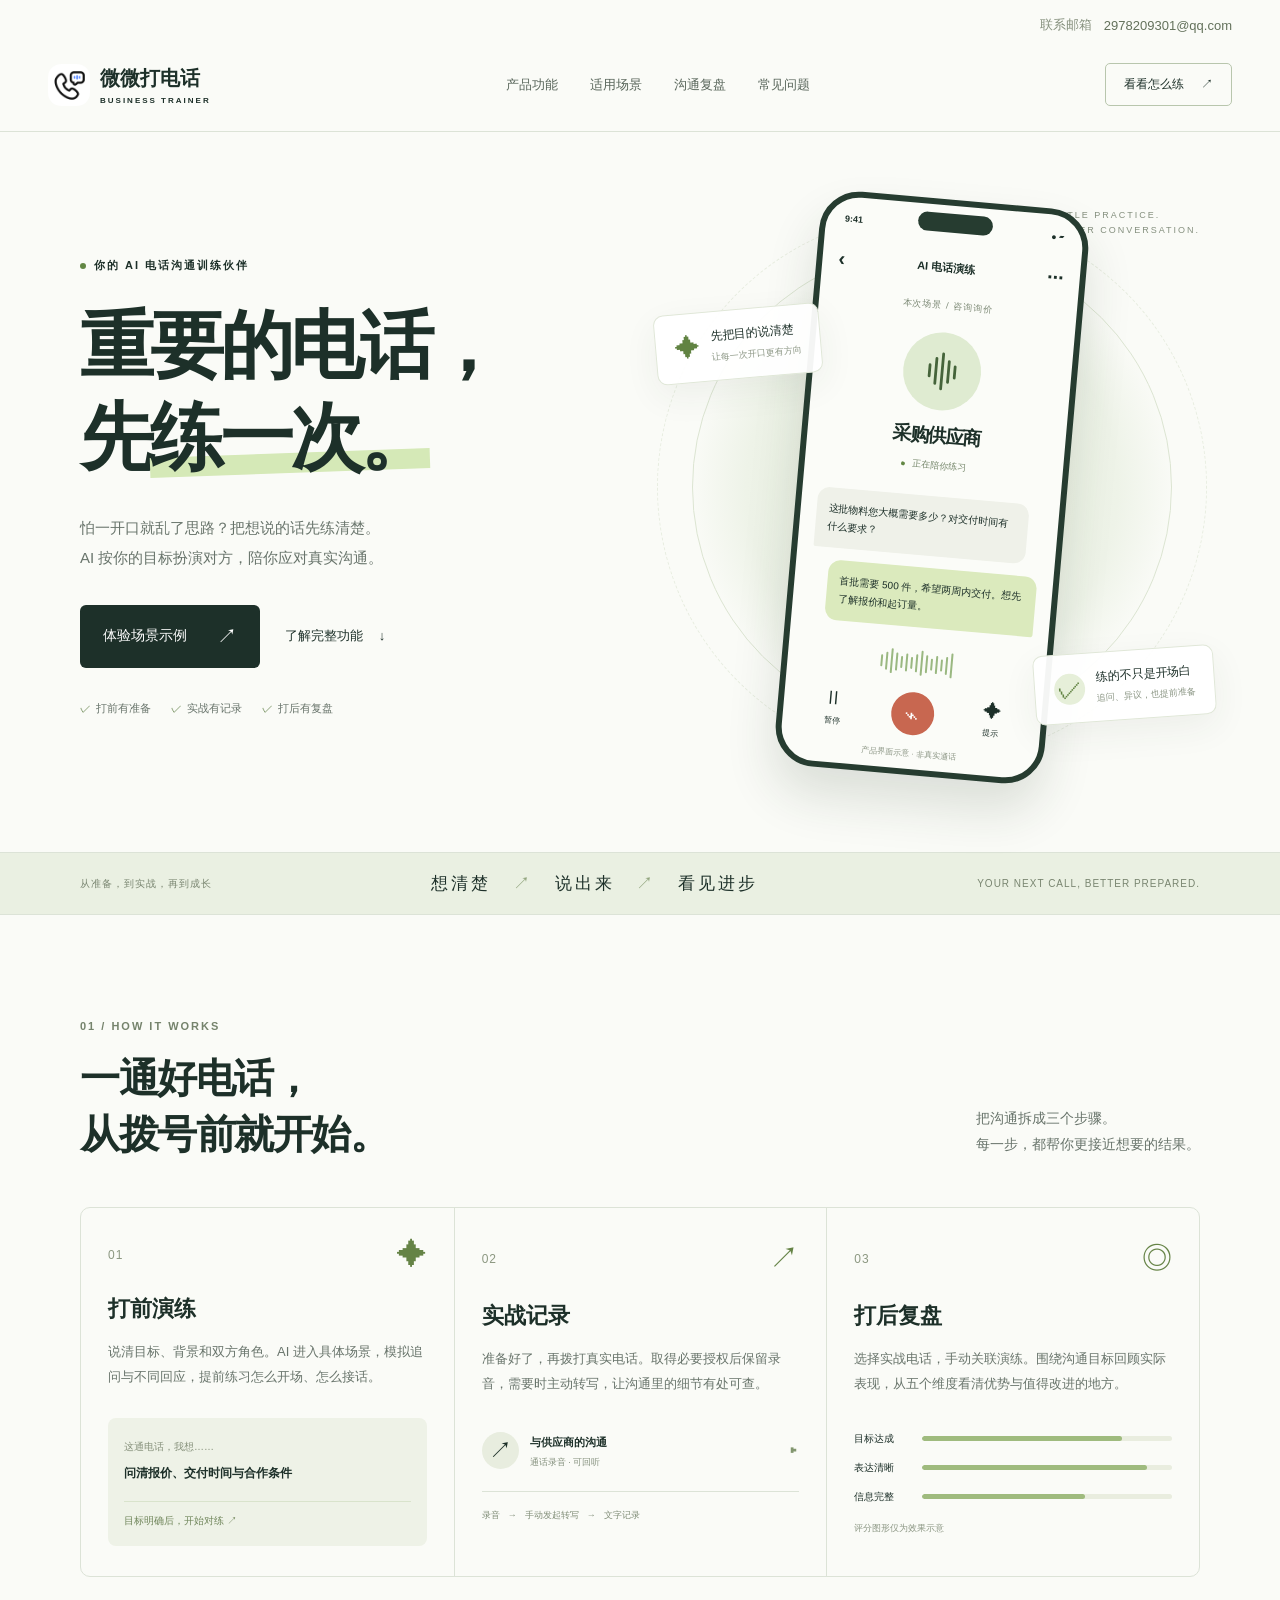
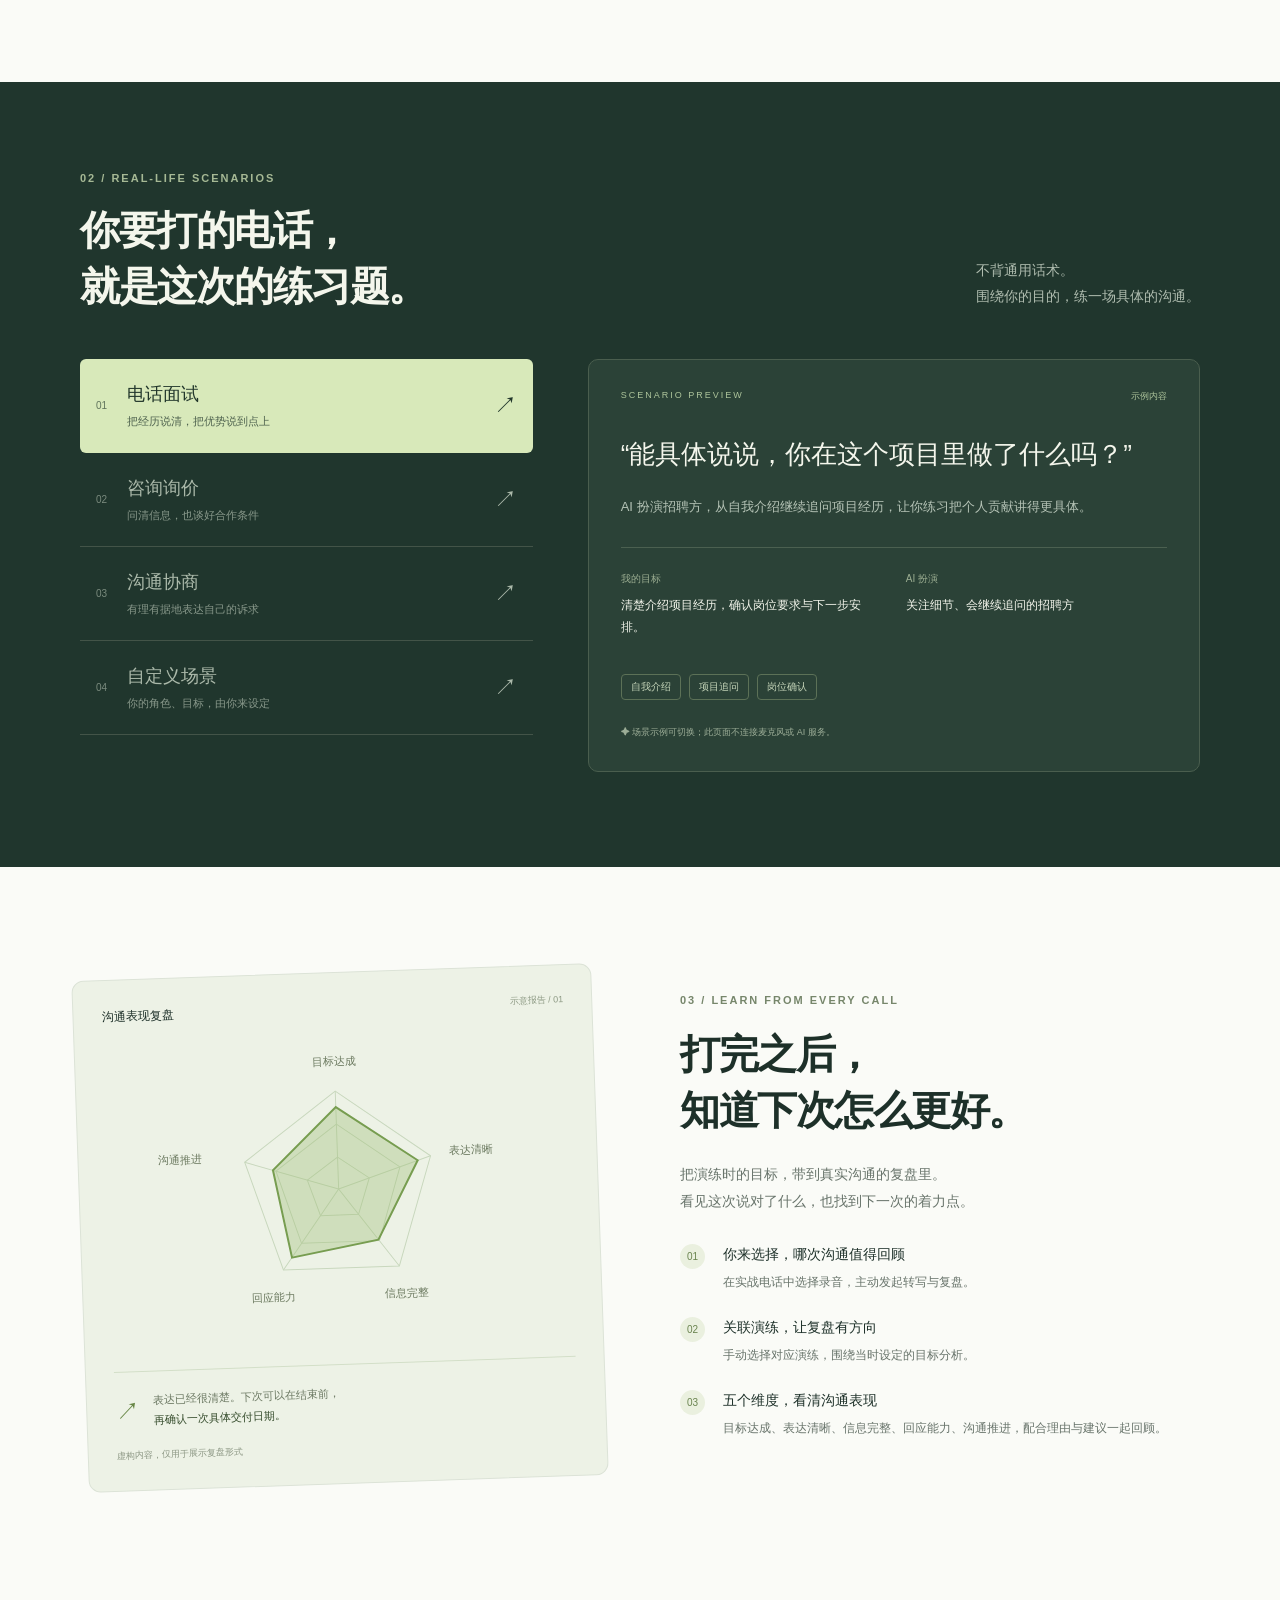
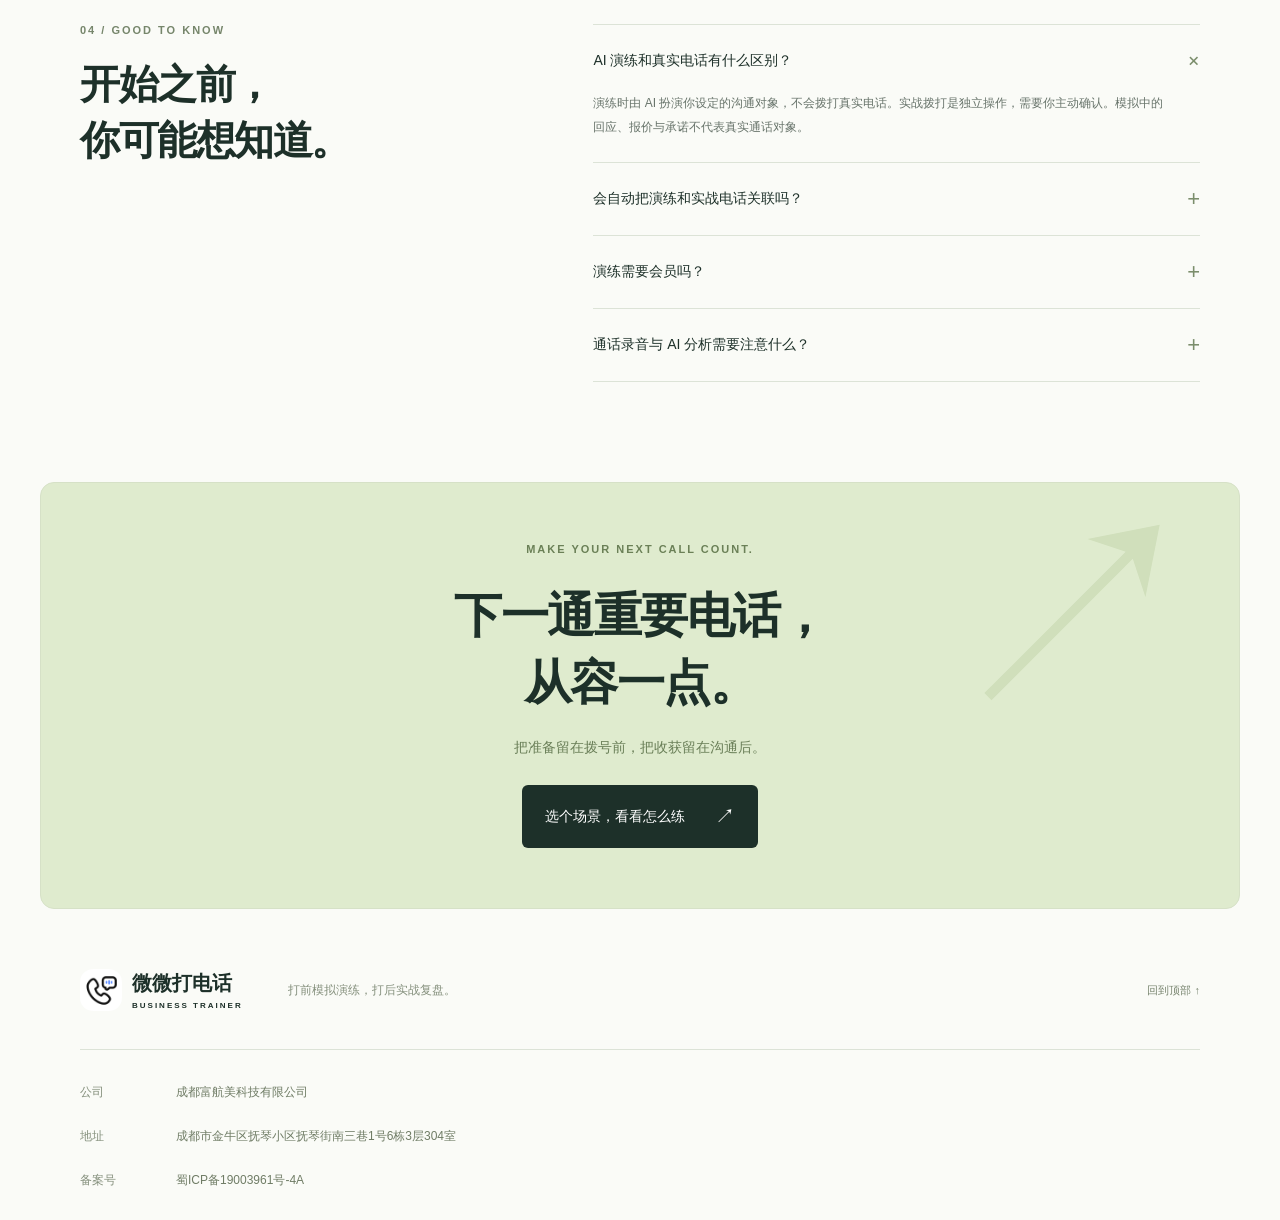
<file: 官网/index.html>
<!doctype html>
<html lang="zh-CN">
<head>
<meta charset="utf-8"><meta name="viewport" content="width=device-width, initial-scale=1">
<meta name="description" content="微微打电话：重要电话先演练，实战沟通留记录，打完再复盘。为电话面试、咨询询价、沟通协商提前做好准备。">
<meta name="theme-color" content="#edf3e8">
<title>微微打电话 · 重要的电话，先练一次</title>
<link rel="icon" href="assets/app-logo.png" type="image/png"><link rel="apple-touch-icon" href="assets/app-logo.png"><link rel="stylesheet" href="styles.css"><script src="script.js" defer></script>
</head>
<body>
<a class="skip" href="#main">跳到主要内容</a>
<div class="site-contact-bar"><a href="mailto:2978209301@qq.com"><span>联系邮箱</span>2978209301@qq.com</a></div><header class="header"><a href="#" class="brand" aria-label="微微打电话 首页"><img class="brand-icon" src="assets/app-logo.png" alt="微微打电话 Logo" width="42" height="42"><span>微微打电话<small>BUSINESS TRAINER</small></span></a><nav aria-label="主导航"><a href="#features">产品功能</a><a href="#scenarios">适用场景</a><a href="#review">沟通复盘</a><a href="#faq">常见问题</a></nav><a class="nav-cta" href="#scenarios">看看怎么练 <span>↗</span></a></header>
<main id="main">
<section class="hero wrap">
<div class="hero-copy"><p class="eyebrow"><span class="dot"></span> 你的 AI 电话沟通训练伙伴</p><h1>重要的电话，<br>先<span class="emphasis">练一次。</span></h1><p class="hero-desc">怕一开口就乱了思路？把想说的话先练清楚。<br>AI 按你的目标扮演对方，陪你应对真实沟通。</p><div class="hero-actions"><a class="button dark" href="#scenarios">体验场景示例 <span>↗</span></a><a class="text-link" href="#features">了解完整功能 <span>↓</span></a></div><div class="hero-tags"><span>打前有准备</span><span>实战有记录</span><span>打后有复盘</span></div></div>
<div class="hero-art" aria-label="AI电话演练界面示意"><div class="orbit orbit-one"></div><div class="orbit orbit-two"></div><span class="art-caption">A LITTLE PRACTICE.<br>A BETTER CONVERSATION.</span><div class="float-note note-top"><span>✦</span><div>先把目的说清楚<small>让每一次开口更有方向</small></div></div><div class="phone"><div class="island"></div><div class="phone-bar"><span>9:41</span><span>● ▰</span></div><div class="phone-heading"><span>‹</span> AI 电话演练 <span>···</span></div><div class="role-label">本次场景 / 咨询询价</div><div class="avatar"><svg viewBox="0 0 80 80" aria-hidden="true"><path d="M22 32v16M31 22v36M40 15v50M49 25v30M58 32v16"/></svg></div><h2>采购供应商</h2><p class="phone-status"><span class="dot"></span> 正在陪你练习</p><div class="bubble ai">这批物料您大概需要多少？对交付时间有什么要求？</div><div class="bubble user">首批需要 500 件，希望两周内交付。想先了解报价和起订量。</div><div class="wave" aria-hidden="true"><i></i><i></i><i></i><i></i><i></i><i></i><i></i><i></i><i></i><i></i><i></i><i></i><i></i><i></i><i></i></div><div class="phone-controls"><span>Ⅱ<small>暂停</small></span><span class="end-call">⌁</span><span>✦<small>提示</small></span></div><p class="mock-label">产品界面示意 · 非真实通话</p></div><div class="float-note note-bottom"><span class="check">✓</span><div>练的不只是开场白<small>追问、异议，也提前准备</small></div></div></div>
</section>
<div class="ribbon"><div class="wrap"><span>从准备，到实战，再到成长</span><p>想清楚 <b>↗</b> 说出来 <b>↗</b> 看见进步</p><span>YOUR NEXT CALL, BETTER PREPARED.</span></div></div>
<section class="section wrap" id="features"><div class="section-top"><div><p class="eyebrow">01 / HOW IT WORKS</p><h2>一通好电话，<br>从拨号前就开始。</h2></div><p class="section-description">把沟通拆成三个步骤。<br>每一步，都帮你更接近想要的结果。</p></div><div class="feature-grid"><article class="feature"><div class="feature-top"><span class="step">01</span><span class="line-icon">✦</span></div><h3>打前演练</h3><p>说清目标、背景和双方角色。AI 进入具体场景，模拟追问与不同回应，提前练习怎么开场、怎么接话。</p><div class="mini-goal"><small>这通电话，我想……</small><strong>问清报价、交付时间与合作条件</strong><span>目标明确后，开始对练 ↗</span></div></article><article class="feature"><div class="feature-top"><span class="step">02</span><span class="line-icon">↗</span></div><h3>实战记录</h3><p>准备好了，再拨打真实电话。取得必要授权后保留录音，需要时主动转写，让沟通里的细节有处可查。</p><div class="mini-record"><span class="record-dot">↗</span><div><strong>与供应商的沟通</strong><small>通话录音 · 可回听</small></div><span>▸</span></div><div class="transcript"><span>录音</span><b>→</b><span>手动发起转写</span><b>→</b><span>文字记录</span></div></article><article class="feature"><div class="feature-top"><span class="step">03</span><span class="line-icon">◎</span></div><h3>打后复盘</h3><p>选择实战电话，手动关联演练。围绕沟通目标回顾实际表现，从五个维度看清优势与值得改进的地方。</p><div class="mini-review"><span>目标达成</span><div><i style="width:80%"></i></div><span>表达清晰</span><div><i style="width:90%"></i></div><span>信息完整</span><div><i style="width:65%"></i></div></div><small class="example-label">评分图形仅为效果示意</small></article></div></section>
<section class="scenarios-section" id="scenarios"><div class="wrap"><div class="section-top"><div><p class="eyebrow">02 / REAL-LIFE SCENARIOS</p><h2>你要打的电话，<br>就是这次的练习题。</h2></div><p class="section-description">不背通用话术。<br>围绕你的目的，练一场具体的沟通。</p></div><div class="scenario-layout"><div class="scenario-picker" role="tablist" aria-label="选择演练场景"><button role="tab" id="tab-interview" aria-controls="scenario-panel" aria-selected="true" data-scene="interview"><span>01</span><div><strong>电话面试</strong><small>把经历说清，把优势说到点上</small></div><b>↗</b></button><button role="tab" id="tab-inquiry" aria-controls="scenario-panel" aria-selected="false" tabindex="-1" data-scene="inquiry"><span>02</span><div><strong>咨询询价</strong><small>问清信息，也谈好合作条件</small></div><b>↗</b></button><button role="tab" id="tab-negotiate" aria-controls="scenario-panel" aria-selected="false" tabindex="-1" data-scene="negotiate"><span>03</span><div><strong>沟通协商</strong><small>有理有据地表达自己的诉求</small></div><b>↗</b></button><button role="tab" id="tab-custom" aria-controls="scenario-panel" aria-selected="false" tabindex="-1" data-scene="custom"><span>04</span><div><strong>自定义场景</strong><small>你的角色、目标，由你来设定</small></div><b>↗</b></button></div><div class="scenario-panel" id="scenario-panel" role="tabpanel" aria-labelledby="tab-interview" tabindex="0"><div class="panel-label"><span>SCENARIO PREVIEW</span><span>示例内容</span></div><h3 id="scene-title">“能具体说说，你在这个项目里做了什么吗？”</h3><p id="scene-desc">AI 扮演招聘方，从自我介绍继续追问项目经历，让你练习把个人贡献讲得更具体。</p><div class="scene-context"><div><small>我的目标</small><p id="scene-goal">清楚介绍项目经历，确认岗位要求与下一步安排。</p></div><div><small>AI 扮演</small><p id="scene-role">关注细节、会继续追问的招聘方</p></div></div><div class="practice-points" id="scene-points"><span>自我介绍</span><span>项目追问</span><span>岗位确认</span></div><p class="panel-foot">✦ 场景示例可切换；此页面不连接麦克风或 AI 服务。</p></div></div></div></section>
<section class="section wrap review-section" id="review"><div class="review-visual"><div class="report-top"><span>沟通表现复盘</span><small>示意报告 / 01</small></div><svg class="radar" viewBox="0 0 400 310" role="img" aria-label="五维复盘示意图：目标达成、表达清晰、信息完整、回应能力、沟通推进"><g transform="translate(200 153)"><polygon class="radar-grid" points="0,-98 93,-30 58,79 -58,79 -93,-30"/><polygon class="radar-grid" points="0,-65 62,-20 39,53 -39,53 -62,-20"/><polygon class="radar-grid" points="0,-32 31,-10 19,26 -19,26 -31,-10"/><path class="radar-grid" d="M0 0V-98M0 0L93 -30M0 0L58 79M0 0L-58 79M0 0L-93 -30"/><polygon class="radar-value" points="0,-82 80,-26 38,52 -49,67 -65,-21"/></g><g class="radar-label"><text x="200" y="29" text-anchor="middle">目标达成</text><text x="312" y="122">表达清晰</text><text x="265" y="263" text-anchor="middle">信息完整</text><text x="131" y="263" text-anchor="middle">回应能力</text><text x="20" y="122">沟通推进</text></g></svg><div class="report-note"><span>↗</span><p>表达已经很清楚。下次可以在结束前，<br><strong>再确认一次具体交付日期。</strong></p></div><small class="example-label">虚构内容，仅用于展示复盘形式</small></div><div class="review-copy"><p class="eyebrow">03 / LEARN FROM EVERY CALL</p><h2>打完之后，<br>知道下次怎么更好。</h2><p class="section-description">把演练时的目标，带到真实沟通的复盘里。<br>看见这次说对了什么，也找到下一次的着力点。</p><ol class="review-steps"><li><span>01</span><div><h3>你来选择，哪次沟通值得回顾</h3><p>在实战电话中选择录音，主动发起转写与复盘。</p></div></li><li><span>02</span><div><h3>关联演练，让复盘有方向</h3><p>手动选择对应演练，围绕当时设定的目标分析。</p></div></li><li><span>03</span><div><h3>五个维度，看清沟通表现</h3><p>目标达成、表达清晰、信息完整、回应能力、沟通推进，配合理由与建议一起回顾。</p></div></li></ol></div></section>
<section class="faq-section wrap" id="faq"><div><p class="eyebrow">04 / GOOD TO KNOW</p><h2>开始之前，<br>你可能想知道。</h2></div><div class="faq-list"><details open><summary>AI 演练和真实电话有什么区别？<span>+</span></summary><p>演练时由 AI 扮演你设定的沟通对象，不会拨打真实电话。实战拨打是独立操作，需要你主动确认。模拟中的回应、报价与承诺不代表真实通话对象。</p></details><details><summary>会自动把演练和实战电话关联吗？<span>+</span></summary><p>由你选择关联。在复盘中选择实战电话，再手动选择对应的演练并确认。挂断电话或完成转写，不会自动生成对照复盘。</p></details><details><summary>演练需要会员吗？<span>+</span></summary><p>AI 对话演练为会员功能。当前方案为每位用户每日累计最多 15 分钟，北京时间次日重置。实战呼叫、录音转写与复盘也受会员权益和每日额度限制，具体以 App 内说明为准。</p></details><details><summary>通话录音与 AI 分析需要注意什么？<span>+</span></summary><p>语音转写及 AI 结果可能出现遗漏或错误，重要金额、日期与约定请结合原始录音和实际情况核实。</p></details></div></section>
<section class="closing wrap"><span class="closing-mark">↗</span><p class="eyebrow">MAKE YOUR NEXT CALL COUNT.</p><h2>下一通重要电话，<br>从容一点。</h2><p>把准备留在拨号前，把收获留在沟通后。</p><a href="#scenarios" class="button dark">选个场景，看看怎么练 <span>↗</span></a></section>
</main>
<footer class="footer wrap"><a href="#" class="brand"><img class="brand-icon" src="assets/app-logo.png" alt="微微打电话 Logo" width="42" height="42"><span>微微打电话<small>BUSINESS TRAINER</small></span></a><p>打前模拟演练，打后实战复盘。</p><a href="#main">回到顶部 ↑</a><div class="footer-bottom footer-company-info"><div><span class="footer-info-label">公司</span><span>成都富航美科技有限公司</span></div><div><span class="footer-info-label">地址</span><span>成都市金牛区抚琴小区抚琴街南三巷1号6栋3层304室</span></div><div><span class="footer-info-label">备案号</span><span>蜀ICP备19003961号-4A</span></div></div></footer>
</body></html>
</file>
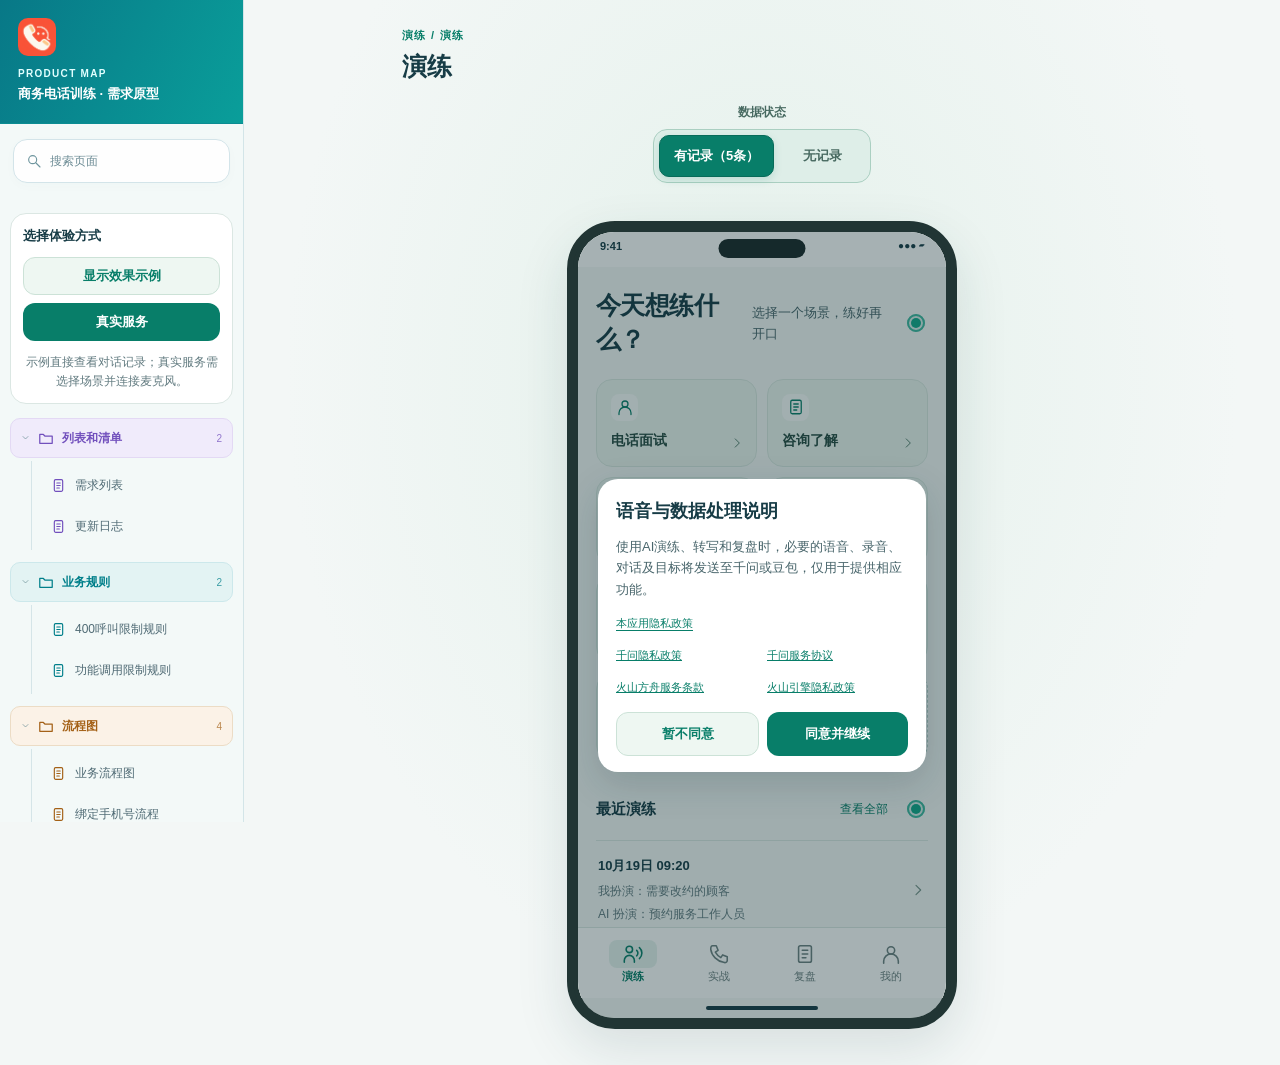
<file: 1_产品相关/原型/index.html>
<!doctype html>
<html lang="zh-CN"><head><meta charset="utf-8"><meta name="viewport" content="width=device-width, initial-scale=1"><title>沟通对话 · 原型</title></head>
<body><a href="./原型/">打开沟通对话原型</a><script>location.replace('./原型/'+location.search+location.hash)</script></body></html>
</file>
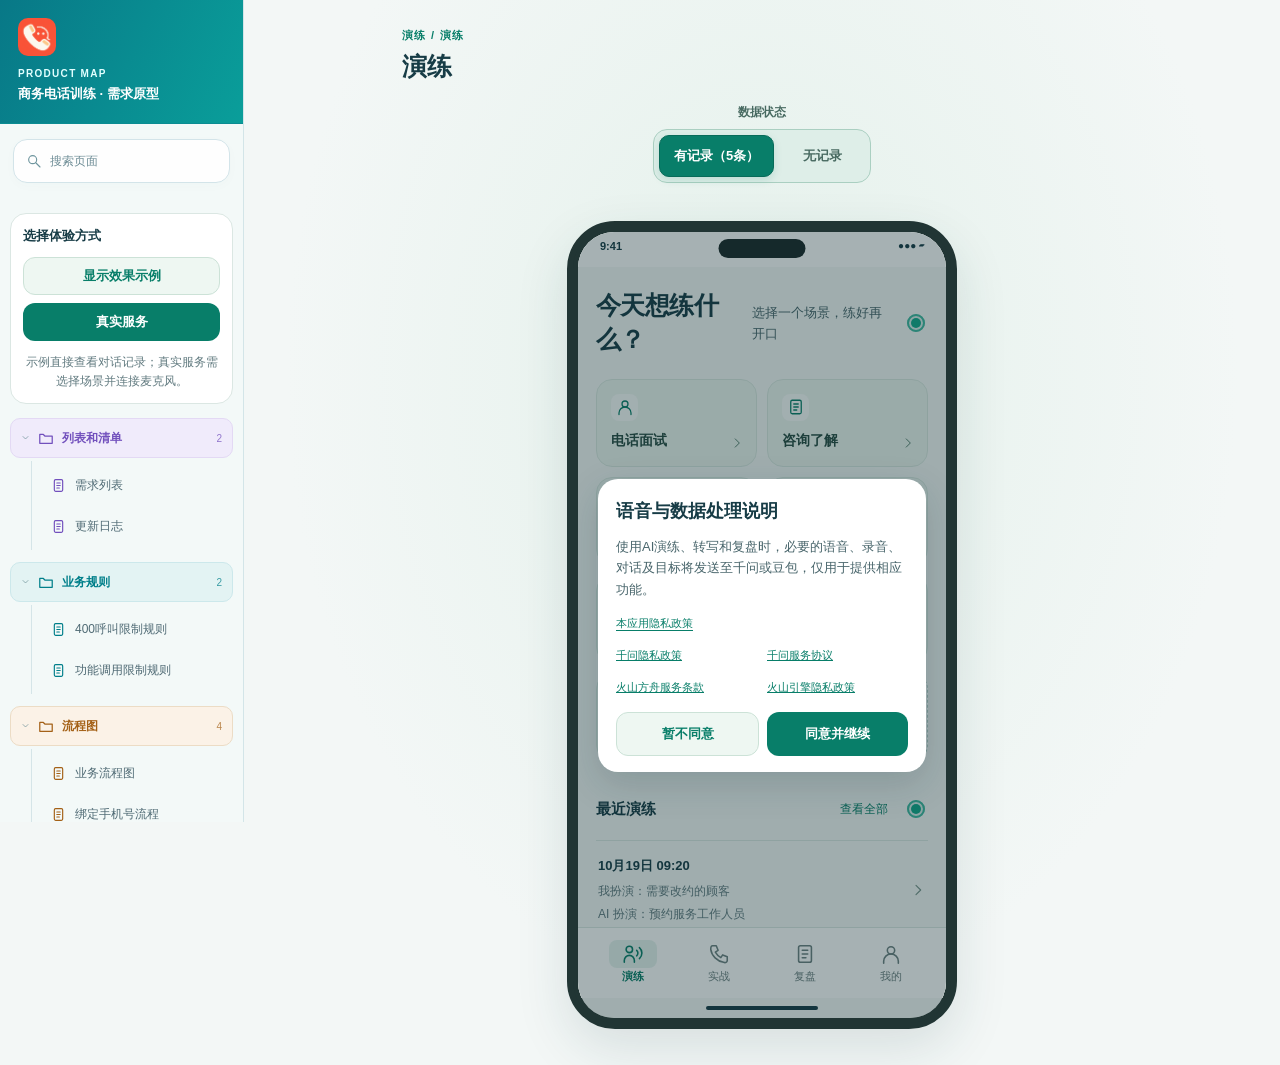
<file: 1_产品相关/原型/原型/index.html>
<!doctype html>
<html lang="zh-CN">
<head>
  <meta charset="utf-8">
  <meta name="viewport" content="width=device-width, initial-scale=1">
  <meta name="theme-color" content="#edf7f5">
  <link rel="icon" href="assets/app-logo.png" type="image/png">
  <link rel="apple-touch-icon" href="assets/app-logo.png">
  <title>打电话-AI商务实时电话沟通训练官 · 需求原型</title>
  <link rel="stylesheet" href="styles.css?v=20261020-subscription-reference">
</head>
<body>
  <div class="shell">

    <div class="workspace-grid">
      <aside class="journey" aria-label="原型导航">
        <div class="doc-brand"><img class="doc-brand-logo" src="assets/app-logo.png" alt="应用 Logo" width="38" height="38"><span>PRODUCT MAP</span><strong>商务电话训练 · 需求原型</strong></div>
        <nav id="journey-nav" class="journey-nav" aria-label="页面导航"></nav>
      </aside>

      <main class="stage" id="main-content">
        <div class="stage-header"><div><span class="eyebrow" id="stage-kicker">演练 / 演练</span><h2 id="stage-title">演练</h2><p id="stage-description">按目的准备，按场景练习。</p></div></div>
        <div id="document-content" class="document-content" aria-live="polite"></div>
        <div id="workspace-state-tabs" class="workspace-state-tabs-host" aria-label="原型状态切换"></div>
        <div class="phone-wrap"><div class="phone-frame"><div class="phone-screen"><div class="phone-status" aria-hidden="true"><span>9:41</span><span class="dynamic-island"></span><span class="status-icons">●●● ▰</span></div><div id="phone-content" class="phone-content"></div><div class="home-indicator" aria-hidden="true"></div></div></div></div>
      </main>

      <aside class="spec-panel" id="spec-panel" aria-hidden="true" inert aria-label="需求说明"><div class="spec-top"><div><span class="eyebrow">REQUIREMENT NOTES</span><h2>需求说明</h2></div><button type="button" class="spec-close" data-action="close-spec" aria-label="关闭需求说明">×</button></div><div id="spec-module-list" class="spec-module-list"></div><div id="spec-detail" class="spec-detail"></div></aside>
    </div>
  </div>
  <div id="modal-root"></div>
  <div id="toast" class="toast" role="status" aria-live="polite"></div>
  <script src="input-rules.js?v=20261020-subscription-reference"></script>
  <script src="requirements-live.js?v=20261020-subscription-reference"></script>
  <script src="realtime.js?v=20261020-subscription-reference"></script>
  <script src="app.js?v=20261020-subscription-reference"></script>
</body>
</html>
</file>
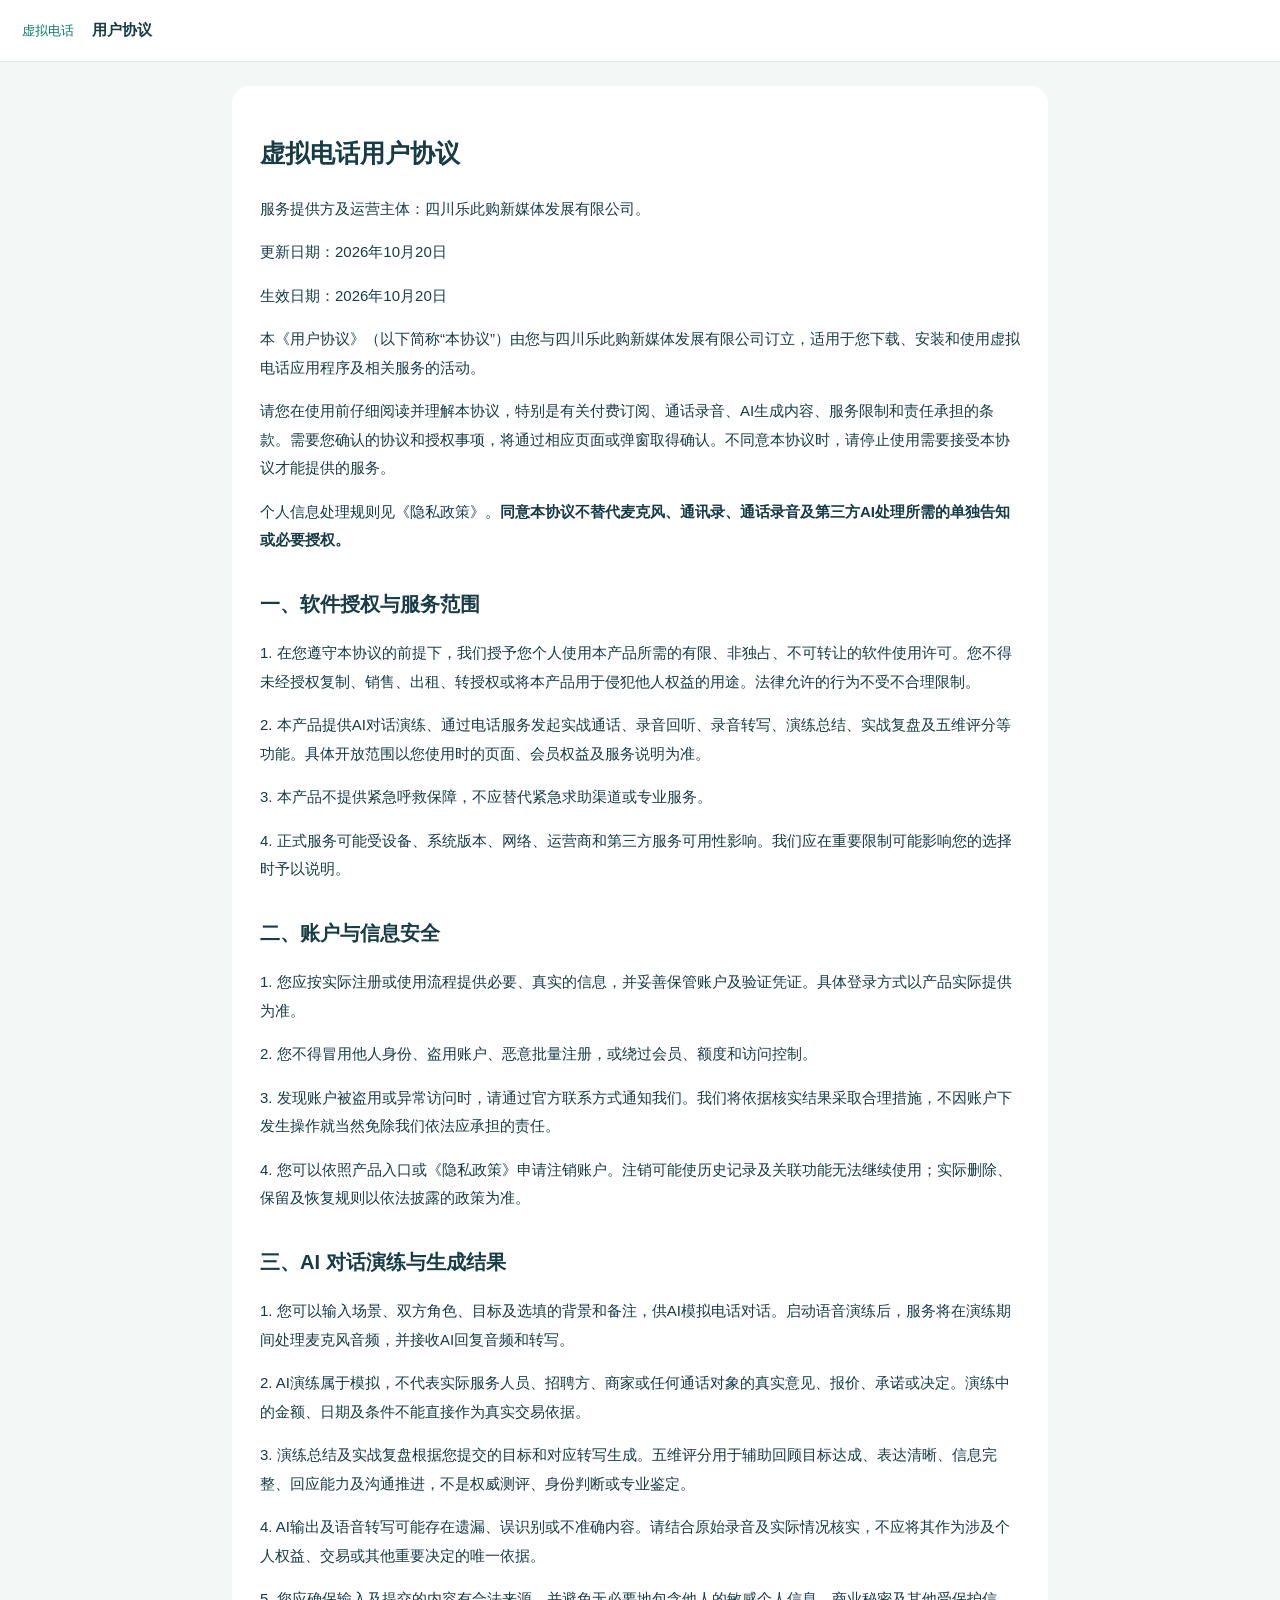
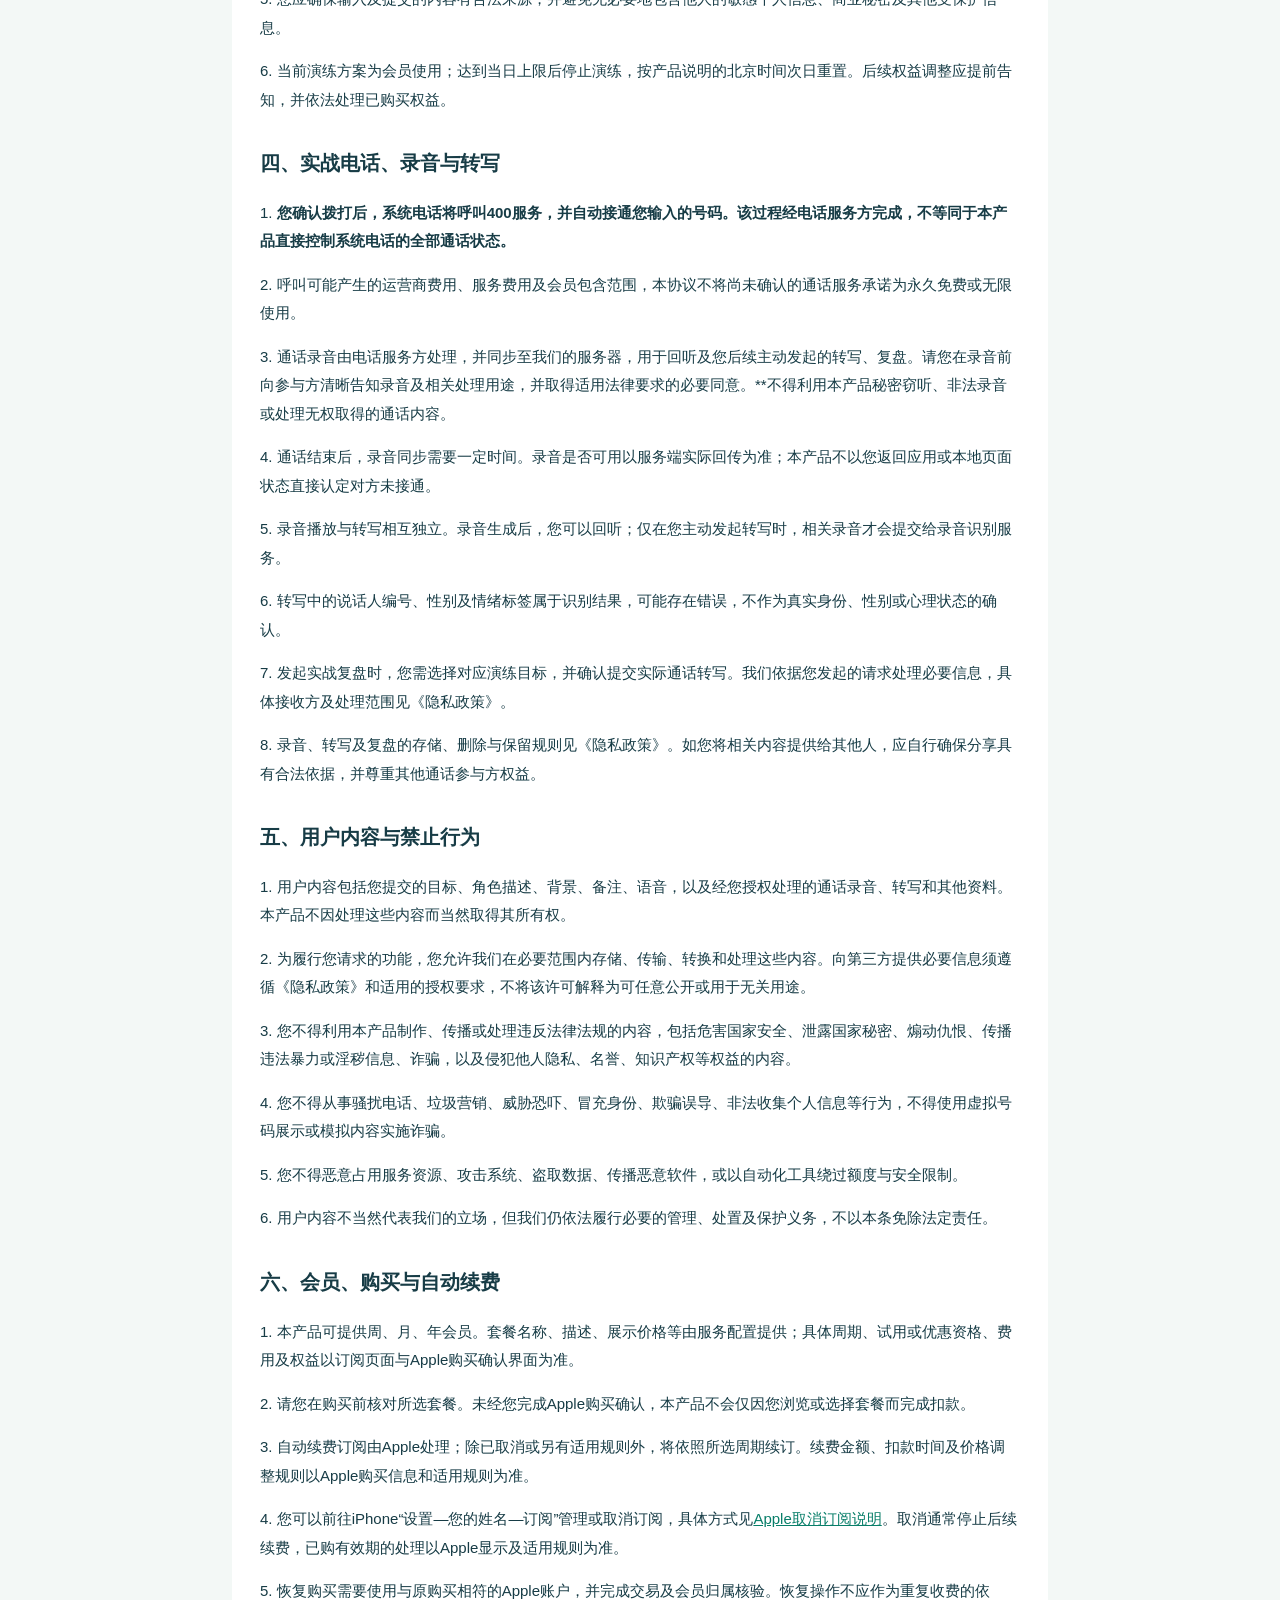
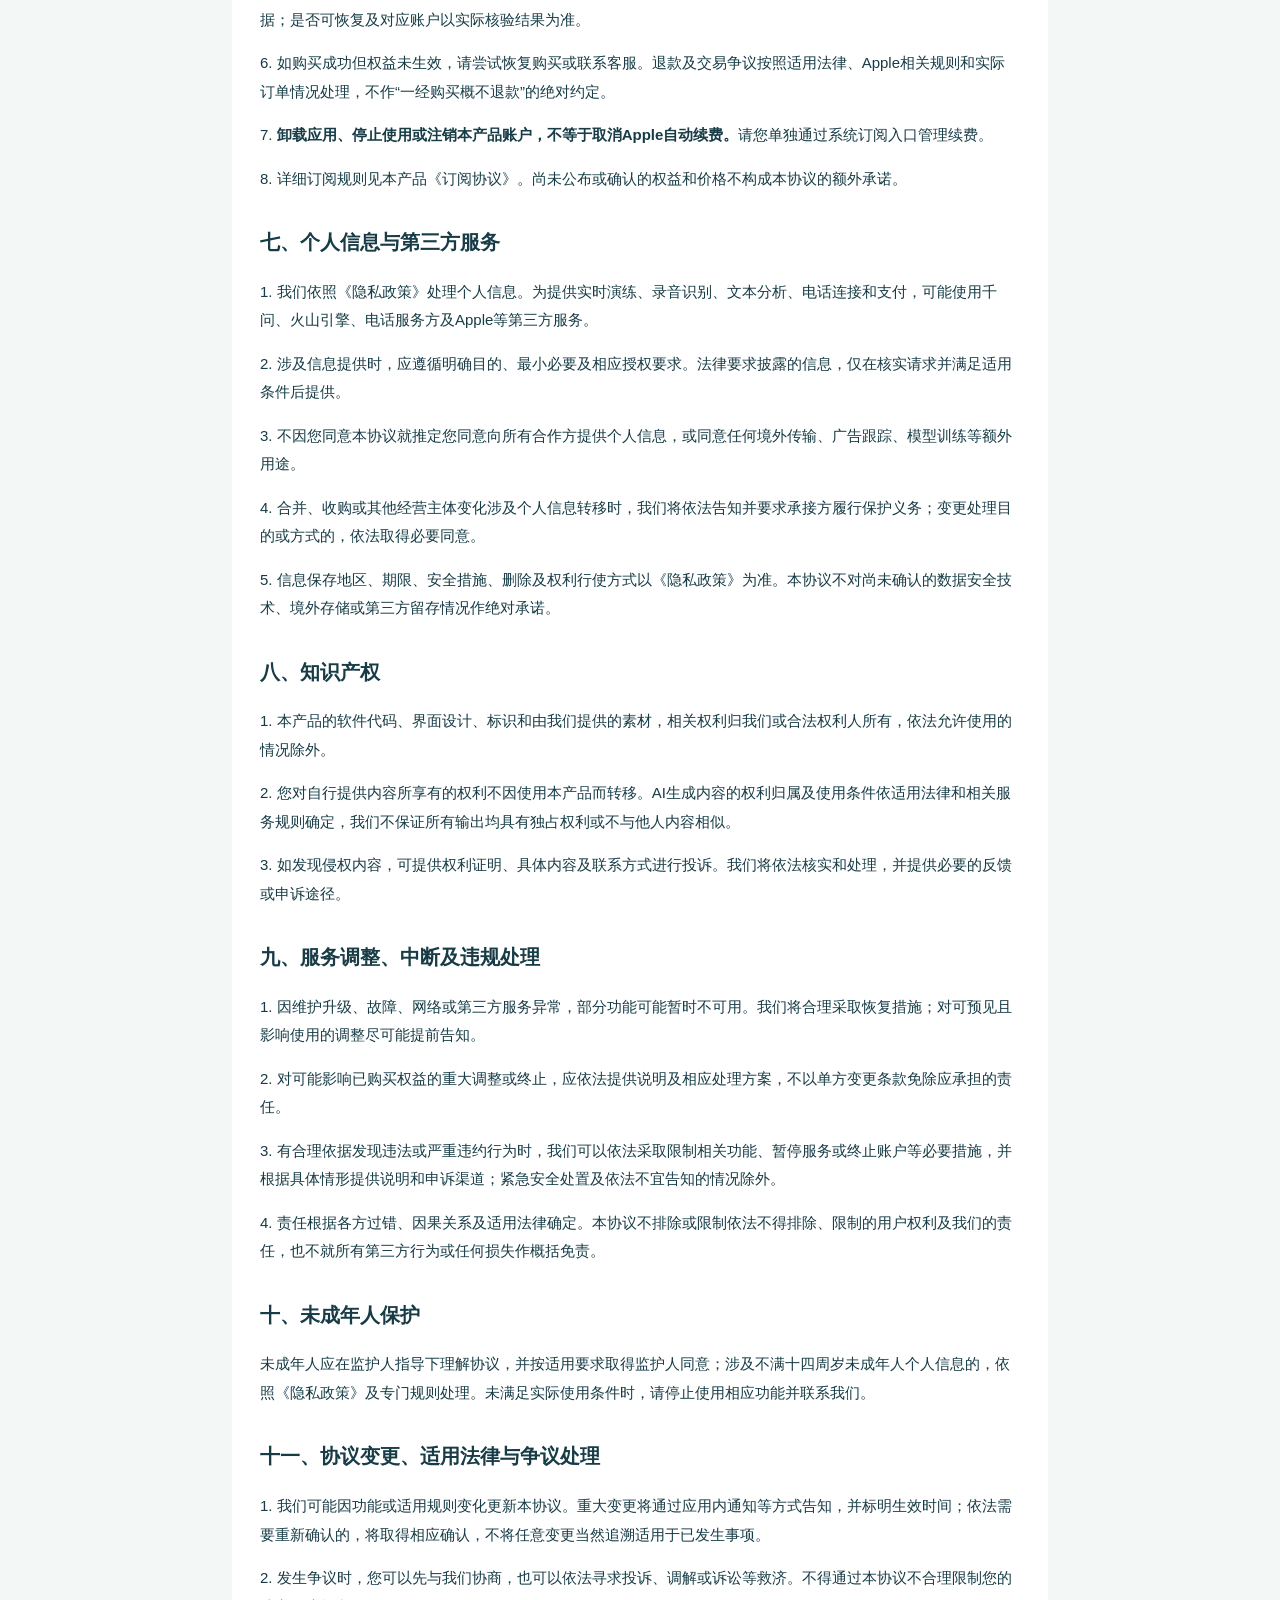
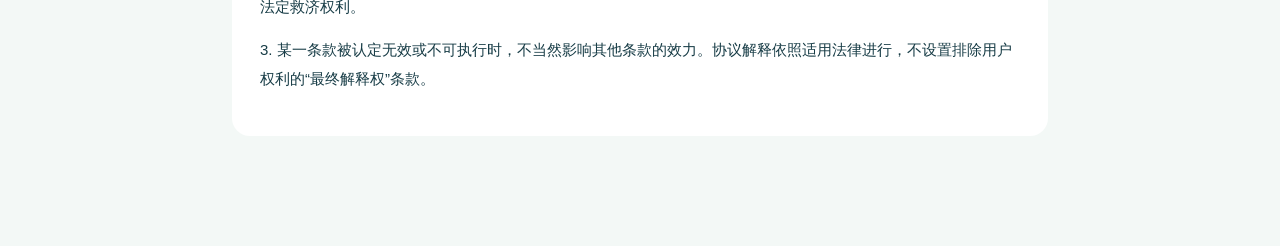
<file: 1_产品相关/原型/原型/legal/agreement.html>
<!doctype html><html lang="zh-CN"><head><meta charset="utf-8"><meta name="viewport" content="width=device-width,initial-scale=1"><title>用户协议 · 虚拟电话</title><link rel="stylesheet" href="legal.css"></head><body><header><span>虚拟电话</span><strong>用户协议</strong></header><main><h1>虚拟电话用户协议</h1><p>服务提供方及运营主体：四川乐此购新媒体发展有限公司。</p><p>更新日期：2026年10月20日  </p><p>生效日期：2026年10月20日  </p><p>本《用户协议》（以下简称“本协议”）由您与四川乐此购新媒体发展有限公司订立，适用于您下载、安装和使用虚拟电话应用程序及相关服务的活动。</p><p>请您在使用前仔细阅读并理解本协议，特别是有关付费订阅、通话录音、AI生成内容、服务限制和责任承担的条款。需要您确认的协议和授权事项，将通过相应页面或弹窗取得确认。不同意本协议时，请停止使用需要接受本协议才能提供的服务。</p><p>个人信息处理规则见《隐私政策》。<strong>同意本协议不替代麦克风、通讯录、通话录音及第三方AI处理所需的单独告知或必要授权。</strong></p><h2>一、软件授权与服务范围</h2><p>1. 在您遵守本协议的前提下，我们授予您个人使用本产品所需的有限、非独占、不可转让的软件使用许可。您不得未经授权复制、销售、出租、转授权或将本产品用于侵犯他人权益的用途。法律允许的行为不受不合理限制。</p><p>2. 本产品提供AI对话演练、通过电话服务发起实战通话、录音回听、录音转写、演练总结、实战复盘及五维评分等功能。具体开放范围以您使用时的页面、会员权益及服务说明为准。</p><p>3. 本产品不提供紧急呼救保障，不应替代紧急求助渠道或专业服务。</p><p>4. 正式服务可能受设备、系统版本、网络、运营商和第三方服务可用性影响。我们应在重要限制可能影响您的选择时予以说明。</p><h2>二、账户与信息安全</h2><p>1. 您应按实际注册或使用流程提供必要、真实的信息，并妥善保管账户及验证凭证。具体登录方式以产品实际提供为准。</p><p>2. 您不得冒用他人身份、盗用账户、恶意批量注册，或绕过会员、额度和访问控制。</p><p>3. 发现账户被盗用或异常访问时，请通过官方联系方式通知我们。我们将依据核实结果采取合理措施，不因账户下发生操作就当然免除我们依法应承担的责任。</p><p>4. 您可以依照产品入口或《隐私政策》申请注销账户。注销可能使历史记录及关联功能无法继续使用；实际删除、保留及恢复规则以依法披露的政策为准。</p><h2>三、AI 对话演练与生成结果</h2><p>1. 您可以输入场景、双方角色、目标及选填的背景和备注，供AI模拟电话对话。启动语音演练后，服务将在演练期间处理麦克风音频，并接收AI回复音频和转写。</p><p>2. AI演练属于模拟，不代表实际服务人员、招聘方、商家或任何通话对象的真实意见、报价、承诺或决定。演练中的金额、日期及条件不能直接作为真实交易依据。</p><p>3. 演练总结及实战复盘根据您提交的目标和对应转写生成。五维评分用于辅助回顾目标达成、表达清晰、信息完整、回应能力及沟通推进，不是权威测评、身份判断或专业鉴定。</p><p>4. AI输出及语音转写可能存在遗漏、误识别或不准确内容。请结合原始录音及实际情况核实，不应将其作为涉及个人权益、交易或其他重要决定的唯一依据。</p><p>5. 您应确保输入及提交的内容有合法来源，并避免无必要地包含他人的敏感个人信息、商业秘密及其他受保护信息。</p><p>6. 当前演练方案为会员使用；达到当日上限后停止演练，按产品说明的北京时间次日重置。后续权益调整应提前告知，并依法处理已购买权益。</p><h2>四、实战电话、录音与转写</h2><p>1. <strong>您确认拨打后，系统电话将呼叫400服务，并自动接通您输入的号码。该过程经电话服务方完成，不等同于本产品直接控制系统电话的全部通话状态。</strong></p><p>2. 呼叫可能产生的运营商费用、服务费用及会员包含范围，本协议不将尚未确认的通话服务承诺为永久免费或无限使用。</p><p>3. 通话录音由电话服务方处理，并同步至我们的服务器，用于回听及您后续主动发起的转写、复盘。请您在录音前向参与方清晰告知录音及相关处理用途，并取得适用法律要求的必要同意。**不得利用本产品秘密窃听、非法录音或处理无权取得的通话内容。</p><p>4. 通话结束后，录音同步需要一定时间。录音是否可用以服务端实际回传为准；本产品不以您返回应用或本地页面状态直接认定对方未接通。</p><p>5. 录音播放与转写相互独立。录音生成后，您可以回听；仅在您主动发起转写时，相关录音才会提交给录音识别服务。</p><p>6. 转写中的说话人编号、性别及情绪标签属于识别结果，可能存在错误，不作为真实身份、性别或心理状态的确认。</p><p>7. 发起实战复盘时，您需选择对应演练目标，并确认提交实际通话转写。我们依据您发起的请求处理必要信息，具体接收方及处理范围见《隐私政策》。</p><p>8. 录音、转写及复盘的存储、删除与保留规则见《隐私政策》。如您将相关内容提供给其他人，应自行确保分享具有合法依据，并尊重其他通话参与方权益。</p><h2>五、用户内容与禁止行为</h2><p>1. 用户内容包括您提交的目标、角色描述、背景、备注、语音，以及经您授权处理的通话录音、转写和其他资料。本产品不因处理这些内容而当然取得其所有权。</p><p>2. 为履行您请求的功能，您允许我们在必要范围内存储、传输、转换和处理这些内容。向第三方提供必要信息须遵循《隐私政策》和适用的授权要求，不将该许可解释为可任意公开或用于无关用途。</p><p>3. 您不得利用本产品制作、传播或处理违反法律法规的内容，包括危害国家安全、泄露国家秘密、煽动仇恨、传播违法暴力或淫秽信息、诈骗，以及侵犯他人隐私、名誉、知识产权等权益的内容。</p><p>4. 您不得从事骚扰电话、垃圾营销、威胁恐吓、冒充身份、欺骗误导、非法收集个人信息等行为，不得使用虚拟号码展示或模拟内容实施诈骗。</p><p>5. 您不得恶意占用服务资源、攻击系统、盗取数据、传播恶意软件，或以自动化工具绕过额度与安全限制。</p><p>6. 用户内容不当然代表我们的立场，但我们仍依法履行必要的管理、处置及保护义务，不以本条免除法定责任。</p><h2>六、会员、购买与自动续费</h2><p>1. 本产品可提供周、月、年会员。套餐名称、描述、展示价格等由服务配置提供；具体周期、试用或优惠资格、费用及权益以订阅页面与Apple购买确认界面为准。</p><p>2. 请您在购买前核对所选套餐。未经您完成Apple购买确认，本产品不会仅因您浏览或选择套餐而完成扣款。</p><p>3. 自动续费订阅由Apple处理；除已取消或另有适用规则外，将依照所选周期续订。续费金额、扣款时间及价格调整规则以Apple购买信息和适用规则为准。</p><p>4. 您可以前往iPhone“设置—您的姓名—订阅”管理或取消订阅，具体方式见<a href="https://support.apple.com/zh-cn/118428" target="_blank" rel="noopener">Apple取消订阅说明</a>。取消通常停止后续续费，已购有效期的处理以Apple显示及适用规则为准。</p><p>5. 恢复购买需要使用与原购买相符的Apple账户，并完成交易及会员归属核验。恢复操作不应作为重复收费的依据；是否可恢复及对应账户以实际核验结果为准。</p><p>6. 如购买成功但权益未生效，请尝试恢复购买或联系客服。退款及交易争议按照适用法律、Apple相关规则和实际订单情况处理，不作“一经购买概不退款”的绝对约定。</p><p>7. <strong>卸载应用、停止使用或注销本产品账户，不等于取消Apple自动续费。</strong>请您单独通过系统订阅入口管理续费。</p><p>8. 详细订阅规则见本产品《订阅协议》。尚未公布或确认的权益和价格不构成本协议的额外承诺。</p><h2>七、个人信息与第三方服务</h2><p>1. 我们依照《隐私政策》处理个人信息。为提供实时演练、录音识别、文本分析、电话连接和支付，可能使用千问、火山引擎、电话服务方及Apple等第三方服务。</p><p>2. 涉及信息提供时，应遵循明确目的、最小必要及相应授权要求。法律要求披露的信息，仅在核实请求并满足适用条件后提供。</p><p>3. 不因您同意本协议就推定您同意向所有合作方提供个人信息，或同意任何境外传输、广告跟踪、模型训练等额外用途。</p><p>4. 合并、收购或其他经营主体变化涉及个人信息转移时，我们将依法告知并要求承接方履行保护义务；变更处理目的或方式的，依法取得必要同意。</p><p>5. 信息保存地区、期限、安全措施、删除及权利行使方式以《隐私政策》为准。本协议不对尚未确认的数据安全技术、境外存储或第三方留存情况作绝对承诺。</p><h2>八、知识产权</h2><p>1. 本产品的软件代码、界面设计、标识和由我们提供的素材，相关权利归我们或合法权利人所有，依法允许使用的情况除外。</p><p>2. 您对自行提供内容所享有的权利不因使用本产品而转移。AI生成内容的权利归属及使用条件依适用法律和相关服务规则确定，我们不保证所有输出均具有独占权利或不与他人内容相似。</p><p>3. 如发现侵权内容，可提供权利证明、具体内容及联系方式进行投诉。我们将依法核实和处理，并提供必要的反馈或申诉途径。</p><h2>九、服务调整、中断及违规处理</h2><p>1. 因维护升级、故障、网络或第三方服务异常，部分功能可能暂时不可用。我们将合理采取恢复措施；对可预见且影响使用的调整尽可能提前告知。</p><p>2. 对可能影响已购买权益的重大调整或终止，应依法提供说明及相应处理方案，不以单方变更条款免除应承担的责任。</p><p>3. 有合理依据发现违法或严重违约行为时，我们可以依法采取限制相关功能、暂停服务或终止账户等必要措施，并根据具体情形提供说明和申诉渠道；紧急安全处置及依法不宜告知的情况除外。</p><p>4. 责任根据各方过错、因果关系及适用法律确定。本协议不排除或限制依法不得排除、限制的用户权利及我们的责任，也不就所有第三方行为或任何损失作概括免责。</p><h2>十、未成年人保护</h2><p>未成年人应在监护人指导下理解协议，并按适用要求取得监护人同意；涉及不满十四周岁未成年人个人信息的，依照《隐私政策》及专门规则处理。未满足实际使用条件时，请停止使用相应功能并联系我们。</p><h2>十一、协议变更、适用法律与争议处理</h2><p>1. 我们可能因功能或适用规则变化更新本协议。重大变更将通过应用内通知等方式告知，并标明生效时间；依法需要重新确认的，将取得相应确认，不将任意变更当然追溯适用于已发生事项。</p><p>2. 发生争议时，您可以先与我们协商，也可以依法寻求投诉、调解或诉讼等救济。不得通过本协议不合理限制您的法定救济权利。</p><p>3. 某一条款被认定无效或不可执行时，不当然影响其他条款的效力。协议解释依照适用法律进行，不设置排除用户权利的“最终解释权”条款。</p><p id="result" role="status"></p></main></body></html>
</file>
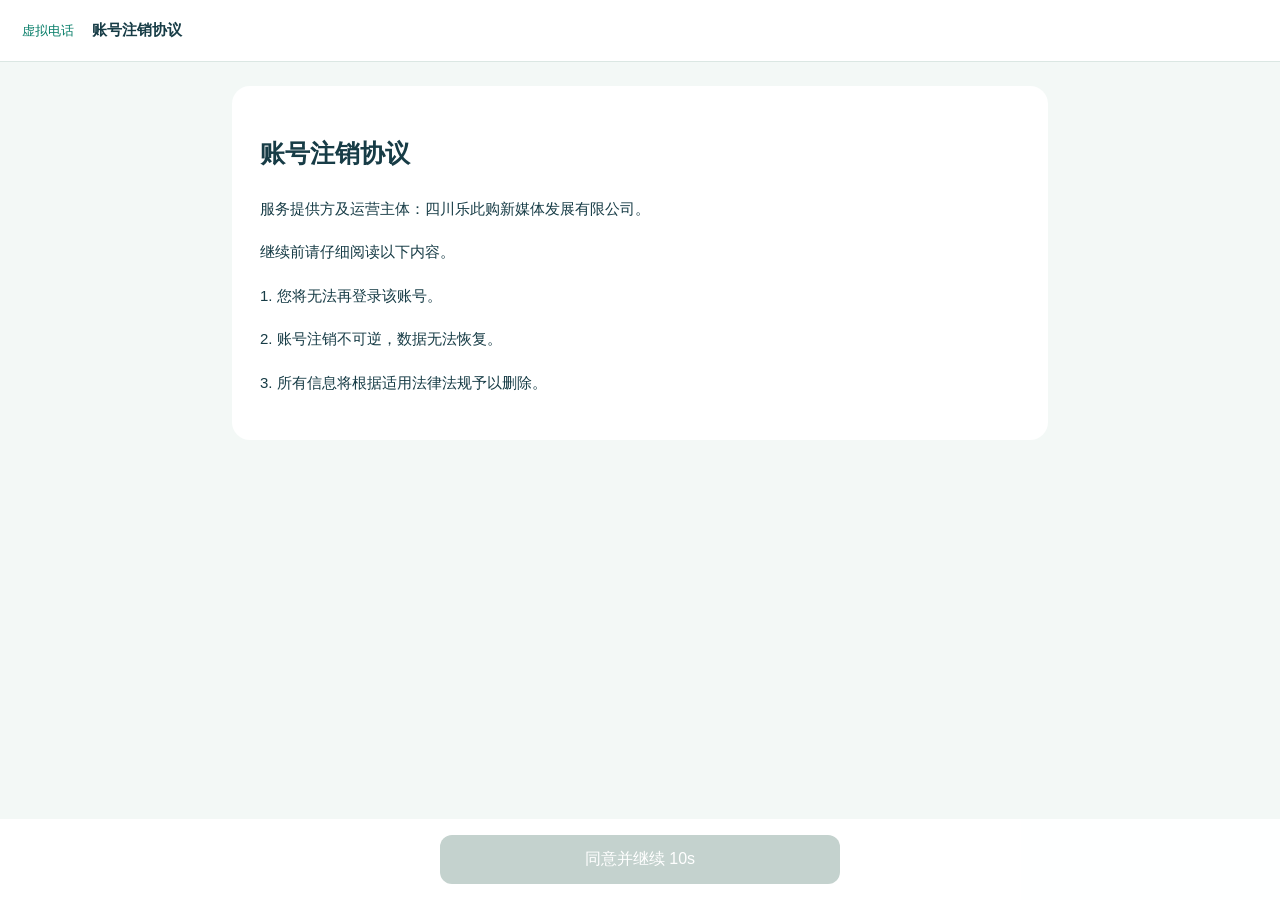
<file: 1_产品相关/原型/原型/legal/deletion.html>
<!doctype html><html lang="zh-CN"><head><meta charset="utf-8"><meta name="viewport" content="width=device-width,initial-scale=1"><title>账号注销协议 · 虚拟电话</title><link rel="stylesheet" href="legal.css"></head><body><header><span>虚拟电话</span><strong>账号注销协议</strong></header><main><h1>账号注销协议</h1><p>服务提供方及运营主体：四川乐此购新媒体发展有限公司。</p><p>继续前请仔细阅读以下内容。</p><p>1. 您将无法再登录该账号。</p><p>2. 账号注销不可逆，数据无法恢复。</p><p>3. 所有信息将根据适用法律法规予以删除。</p><p id="result" role="status"></p></main><footer><button id="continue" disabled>同意并继续 10s</button></footer><script>let remaining=10;const button=document.getElementById("continue");const timer=setInterval(()=>{remaining--;button.textContent=remaining?"同意并继续 "+remaining+"s":"同意并继续";button.disabled=remaining>0;if(!remaining)clearInterval(timer)},1000);button.onclick=()=>{document.getElementById("result").textContent="原型演示：注销接口尚未接入，当前账号未变更。"}</script></body></html>
</file>
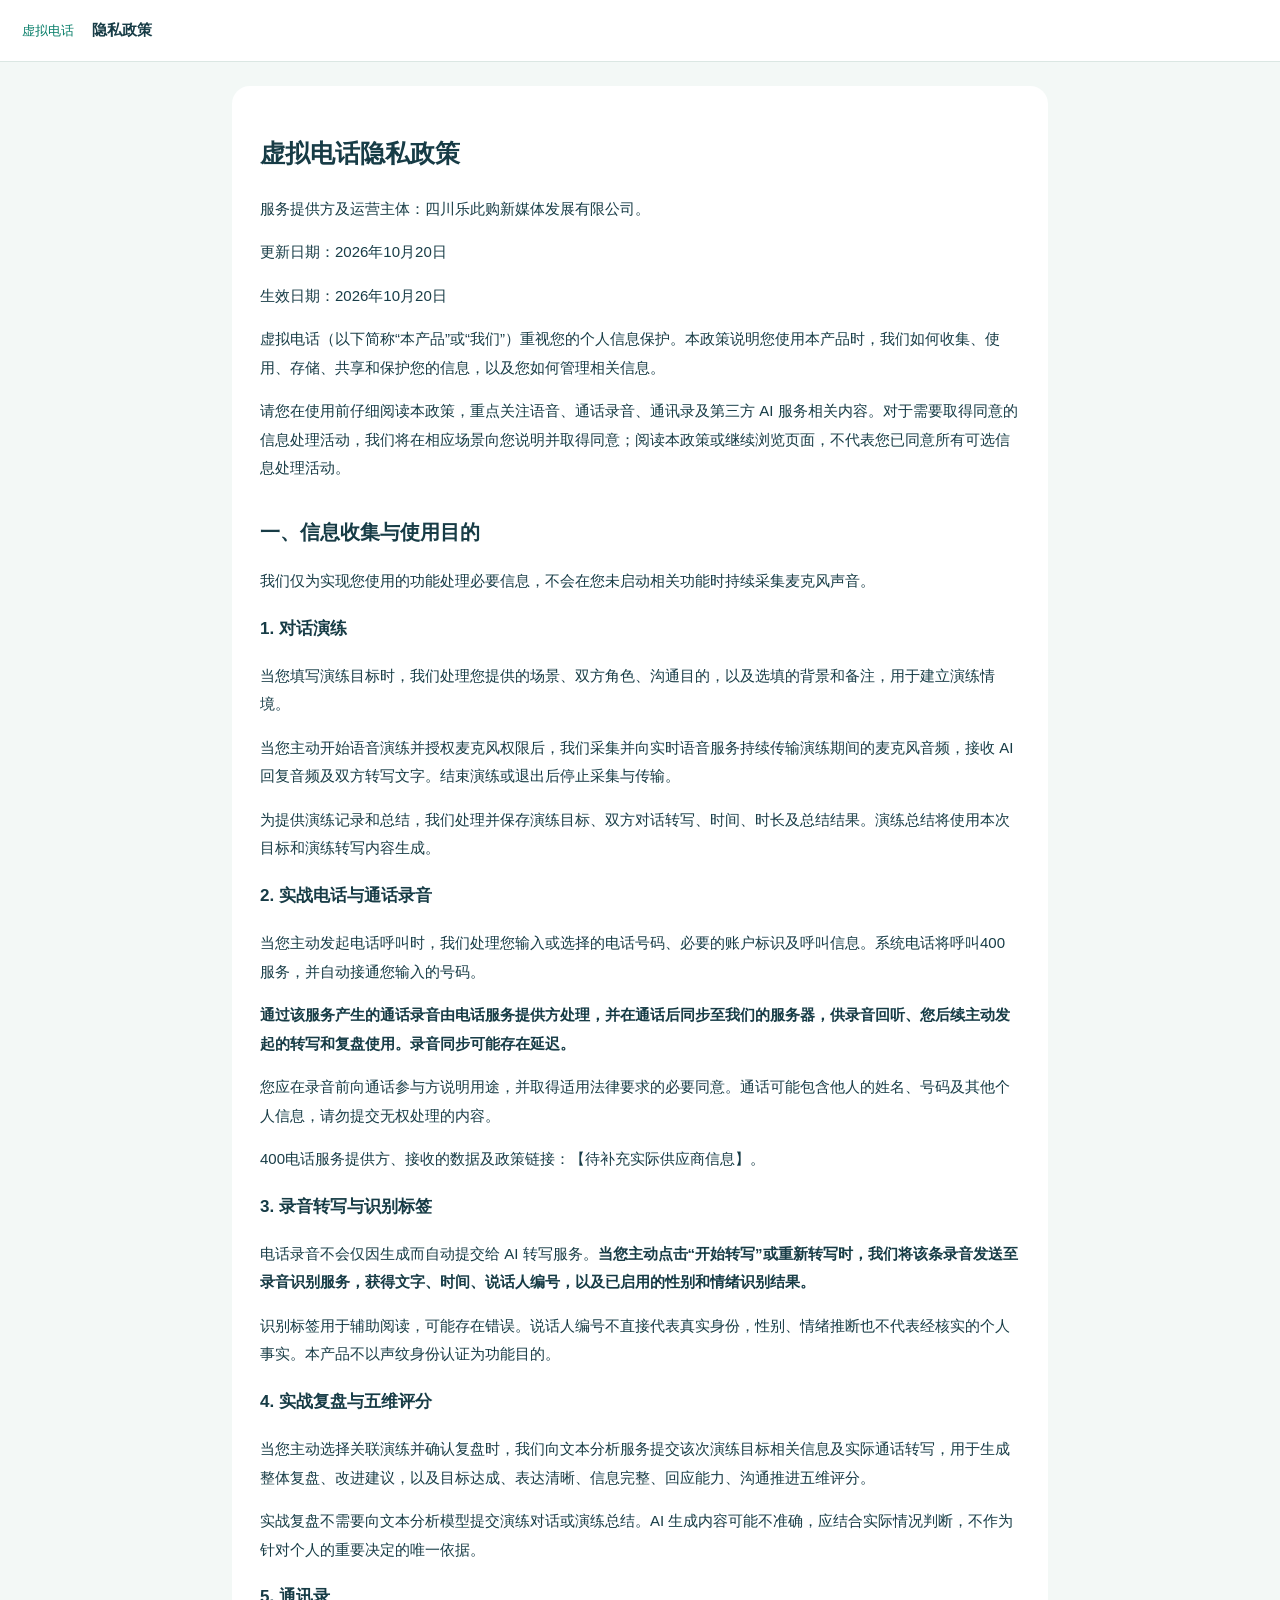
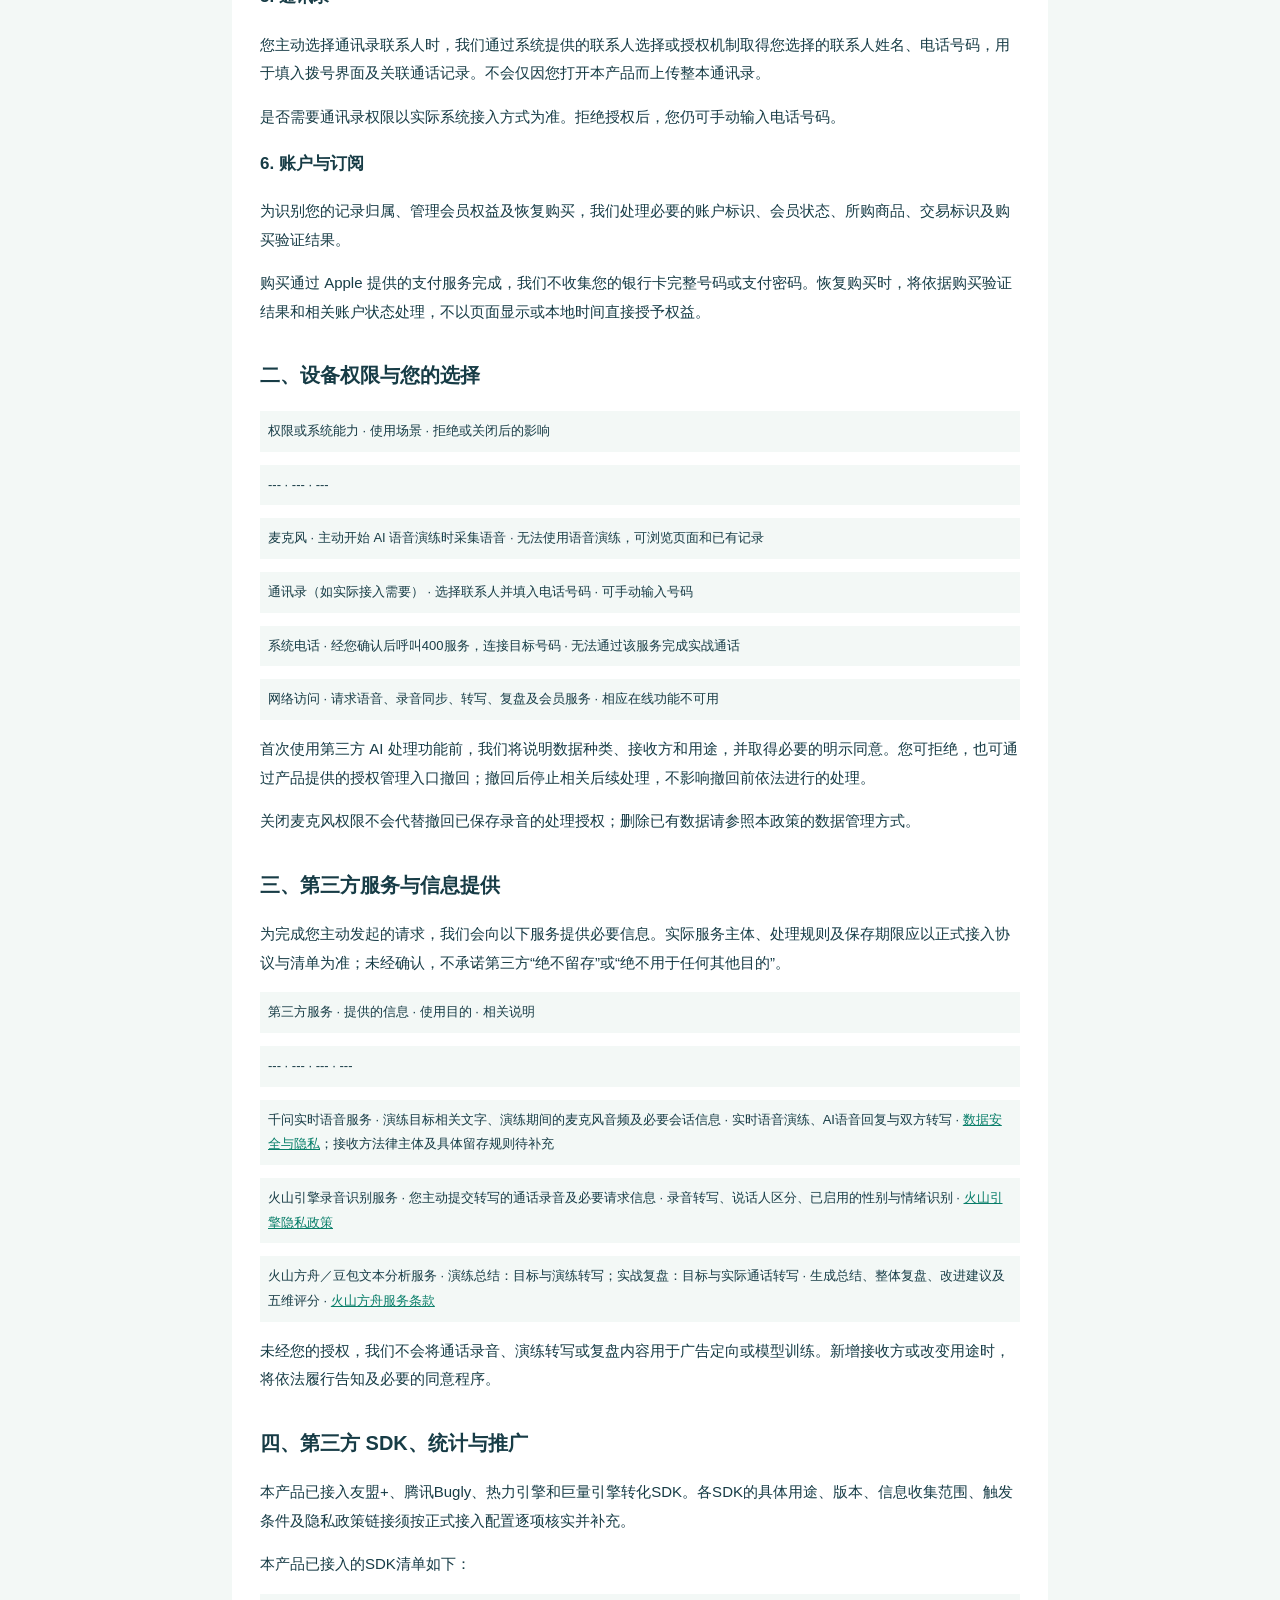
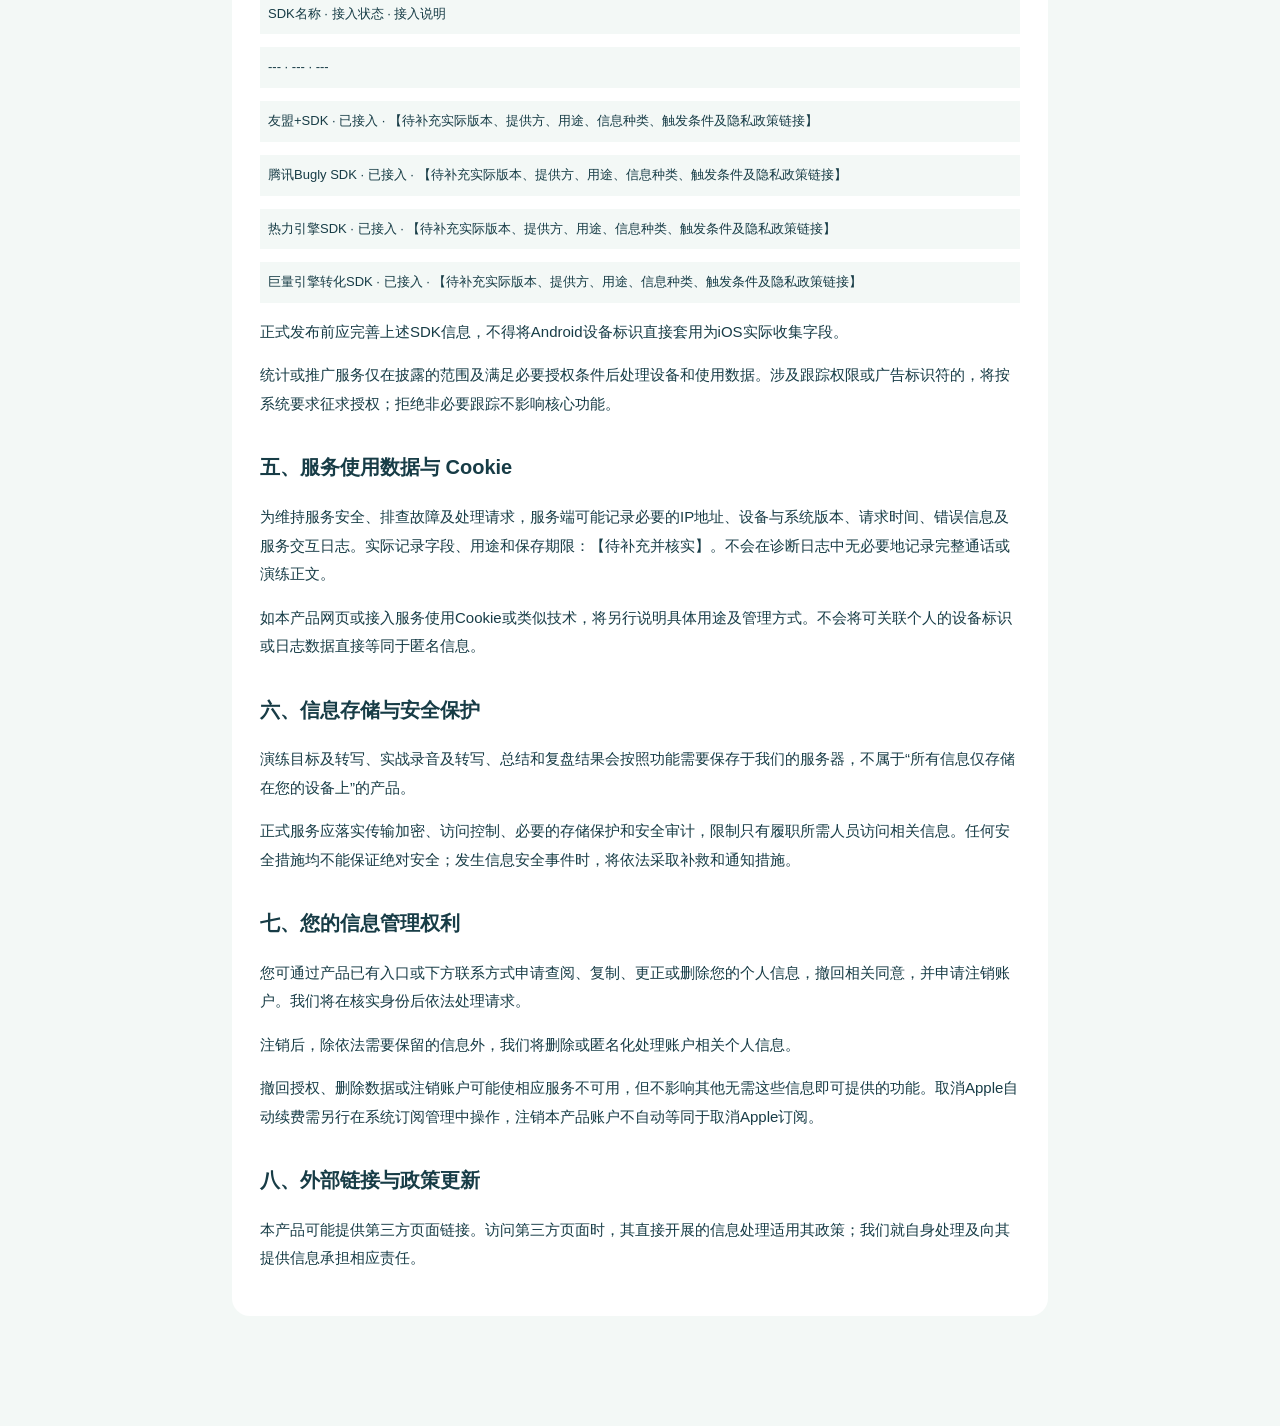
<file: 1_产品相关/原型/原型/legal/privacy.html>
<!doctype html><html lang="zh-CN"><head><meta charset="utf-8"><meta name="viewport" content="width=device-width,initial-scale=1"><title>隐私政策 · 虚拟电话</title><link rel="stylesheet" href="legal.css"></head><body><header><span>虚拟电话</span><strong>隐私政策</strong></header><main><h1>虚拟电话隐私政策</h1><p>服务提供方及运营主体：四川乐此购新媒体发展有限公司。</p><p>更新日期：2026年10月20日  </p><p>生效日期：2026年10月20日  </p><p>虚拟电话（以下简称“本产品”或“我们”）重视您的个人信息保护。本政策说明您使用本产品时，我们如何收集、使用、存储、共享和保护您的信息，以及您如何管理相关信息。</p><p>请您在使用前仔细阅读本政策，重点关注语音、通话录音、通讯录及第三方 AI 服务相关内容。对于需要取得同意的信息处理活动，我们将在相应场景向您说明并取得同意；阅读本政策或继续浏览页面，不代表您已同意所有可选信息处理活动。</p><h2>一、信息收集与使用目的</h2><p>我们仅为实现您使用的功能处理必要信息，不会在您未启动相关功能时持续采集麦克风声音。</p><h3>1. 对话演练</h3><p>当您填写演练目标时，我们处理您提供的场景、双方角色、沟通目的，以及选填的背景和备注，用于建立演练情境。</p><p>当您主动开始语音演练并授权麦克风权限后，我们采集并向实时语音服务持续传输演练期间的麦克风音频，接收 AI 回复音频及双方转写文字。结束演练或退出后停止采集与传输。</p><p>为提供演练记录和总结，我们处理并保存演练目标、双方对话转写、时间、时长及总结结果。演练总结将使用本次目标和演练转写内容生成。</p><h3>2. 实战电话与通话录音</h3><p>当您主动发起电话呼叫时，我们处理您输入或选择的电话号码、必要的账户标识及呼叫信息。系统电话将呼叫400服务，并自动接通您输入的号码。</p><p><strong>通过该服务产生的通话录音由电话服务提供方处理，并在通话后同步至我们的服务器，供录音回听、您后续主动发起的转写和复盘使用。录音同步可能存在延迟。</strong></p><p>您应在录音前向通话参与方说明用途，并取得适用法律要求的必要同意。通话可能包含他人的姓名、号码及其他个人信息，请勿提交无权处理的内容。</p><p>400电话服务提供方、接收的数据及政策链接：【待补充实际供应商信息】。</p><h3>3. 录音转写与识别标签</h3><p>电话录音不会仅因生成而自动提交给 AI 转写服务。<strong>当您主动点击“开始转写”或重新转写时，我们将该条录音发送至录音识别服务，获得文字、时间、说话人编号，以及已启用的性别和情绪识别结果。</strong></p><p>识别标签用于辅助阅读，可能存在错误。说话人编号不直接代表真实身份，性别、情绪推断也不代表经核实的个人事实。本产品不以声纹身份认证为功能目的。</p><h3>4. 实战复盘与五维评分</h3><p>当您主动选择关联演练并确认复盘时，我们向文本分析服务提交该次演练目标相关信息及实际通话转写，用于生成整体复盘、改进建议，以及目标达成、表达清晰、信息完整、回应能力、沟通推进五维评分。</p><p>实战复盘不需要向文本分析模型提交演练对话或演练总结。AI 生成内容可能不准确，应结合实际情况判断，不作为针对个人的重要决定的唯一依据。</p><h3>5. 通讯录</h3><p>您主动选择通讯录联系人时，我们通过系统提供的联系人选择或授权机制取得您选择的联系人姓名、电话号码，用于填入拨号界面及关联通话记录。不会仅因您打开本产品而上传整本通讯录。</p><p>是否需要通讯录权限以实际系统接入方式为准。拒绝授权后，您仍可手动输入电话号码。</p><h3>6. 账户与订阅</h3><p>为识别您的记录归属、管理会员权益及恢复购买，我们处理必要的账户标识、会员状态、所购商品、交易标识及购买验证结果。</p><p>购买通过 Apple 提供的支付服务完成，我们不收集您的银行卡完整号码或支付密码。恢复购买时，将依据购买验证结果和相关账户状态处理，不以页面显示或本地时间直接授予权益。</p><h2>二、设备权限与您的选择</h2><p class="table-line"> 权限或系统能力  ·  使用场景  ·  拒绝或关闭后的影响 </p><p class="table-line"> ---  ·  ---  ·  --- </p><p class="table-line"> 麦克风  ·  主动开始 AI 语音演练时采集语音  ·  无法使用语音演练，可浏览页面和已有记录 </p><p class="table-line"> 通讯录（如实际接入需要）  ·  选择联系人并填入电话号码  ·  可手动输入号码 </p><p class="table-line"> 系统电话  ·  经您确认后呼叫400服务，连接目标号码  ·  无法通过该服务完成实战通话 </p><p class="table-line"> 网络访问  ·  请求语音、录音同步、转写、复盘及会员服务  ·  相应在线功能不可用 </p><p>首次使用第三方 AI 处理功能前，我们将说明数据种类、接收方和用途，并取得必要的明示同意。您可拒绝，也可通过产品提供的授权管理入口撤回；撤回后停止相关后续处理，不影响撤回前依法进行的处理。</p><p>关闭麦克风权限不会代替撤回已保存录音的处理授权；删除已有数据请参照本政策的数据管理方式。</p><h2>三、第三方服务与信息提供</h2><p>为完成您主动发起的请求，我们会向以下服务提供必要信息。实际服务主体、处理规则及保存期限应以正式接入协议与清单为准；未经确认，不承诺第三方“绝不留存”或“绝不用于任何其他目的”。</p><p class="table-line"> 第三方服务  ·  提供的信息  ·  使用目的  ·  相关说明 </p><p class="table-line"> ---  ·  ---  ·  ---  ·  --- </p><p class="table-line"> 千问实时语音服务  ·  演练目标相关文字、演练期间的麦克风音频及必要会话信息  ·  实时语音演练、AI语音回复与双方转写  ·  <a href="https://platform.qianwenai.com/docs/developer-guides/security-compliance/data-security" target="_blank" rel="noopener">数据安全与隐私</a>；接收方法律主体及具体留存规则待补充 </p><p class="table-line"> 火山引擎录音识别服务  ·  您主动提交转写的通话录音及必要请求信息  ·  录音转写、说话人区分、已启用的性别与情绪识别  ·  <a href="https://docs.volcengine.com/docs/Legalagreements/VolcanoEnginesPrivacyPolicy?lang=zh" target="_blank" rel="noopener">火山引擎隐私政策</a> </p><p class="table-line"> 火山方舟／豆包文本分析服务  ·  演练总结：目标与演练转写；实战复盘：目标与实际通话转写  ·  生成总结、整体复盘、改进建议及五维评分  ·  <a href="https://docs.volcengine.com/docs/ark/volcengine-ark-platform-terms?lang=zh" target="_blank" rel="noopener">火山方舟服务条款</a> </p><p>未经您的授权，我们不会将通话录音、演练转写或复盘内容用于广告定向或模型训练。新增接收方或改变用途时，将依法履行告知及必要的同意程序。</p><h2>四、第三方 SDK、统计与推广</h2><p>本产品已接入友盟+、腾讯Bugly、热力引擎和巨量引擎转化SDK。各SDK的具体用途、版本、信息收集范围、触发条件及隐私政策链接须按正式接入配置逐项核实并补充。</p><p>本产品已接入的SDK清单如下：</p><p class="table-line"> SDK名称  ·  接入状态  ·  接入说明 </p><p class="table-line"> ---  ·  ---  ·  --- </p><p class="table-line"> 友盟+SDK  ·  已接入  ·  【待补充实际版本、提供方、用途、信息种类、触发条件及隐私政策链接】 </p><p class="table-line"> 腾讯Bugly SDK  ·  已接入  ·  【待补充实际版本、提供方、用途、信息种类、触发条件及隐私政策链接】 </p><p class="table-line"> 热力引擎SDK  ·  已接入  ·  【待补充实际版本、提供方、用途、信息种类、触发条件及隐私政策链接】 </p><p class="table-line"> 巨量引擎转化SDK  ·  已接入  ·  【待补充实际版本、提供方、用途、信息种类、触发条件及隐私政策链接】 </p><p>正式发布前应完善上述SDK信息，不得将Android设备标识直接套用为iOS实际收集字段。</p><p>统计或推广服务仅在披露的范围及满足必要授权条件后处理设备和使用数据。涉及跟踪权限或广告标识符的，将按系统要求征求授权；拒绝非必要跟踪不影响核心功能。</p><h2>五、服务使用数据与 Cookie</h2><p>为维持服务安全、排查故障及处理请求，服务端可能记录必要的IP地址、设备与系统版本、请求时间、错误信息及服务交互日志。实际记录字段、用途和保存期限：【待补充并核实】。不会在诊断日志中无必要地记录完整通话或演练正文。</p><p>如本产品网页或接入服务使用Cookie或类似技术，将另行说明具体用途及管理方式。不会将可关联个人的设备标识或日志数据直接等同于匿名信息。</p><h2>六、信息存储与安全保护</h2><p>演练目标及转写、实战录音及转写、总结和复盘结果会按照功能需要保存于我们的服务器，不属于“所有信息仅存储在您的设备上”的产品。</p><p>正式服务应落实传输加密、访问控制、必要的存储保护和安全审计，限制只有履职所需人员访问相关信息。任何安全措施均不能保证绝对安全；发生信息安全事件时，将依法采取补救和通知措施。</p><h2>七、您的信息管理权利</h2><p>您可通过产品已有入口或下方联系方式申请查阅、复制、更正或删除您的个人信息，撤回相关同意，并申请注销账户。我们将在核实身份后依法处理请求。</p><p>注销后，除依法需要保留的信息外，我们将删除或匿名化处理账户相关个人信息。</p><p>撤回授权、删除数据或注销账户可能使相应服务不可用，但不影响其他无需这些信息即可提供的功能。取消Apple自动续费需另行在系统订阅管理中操作，注销本产品账户不自动等同于取消Apple订阅。</p><h2>八、外部链接与政策更新</h2><p>本产品可能提供第三方页面链接。访问第三方页面时，其直接开展的信息处理适用其政策；我们就自身处理及向其提供信息承担相应责任。</p><p id="result" role="status"></p></main></body></html>
</file>
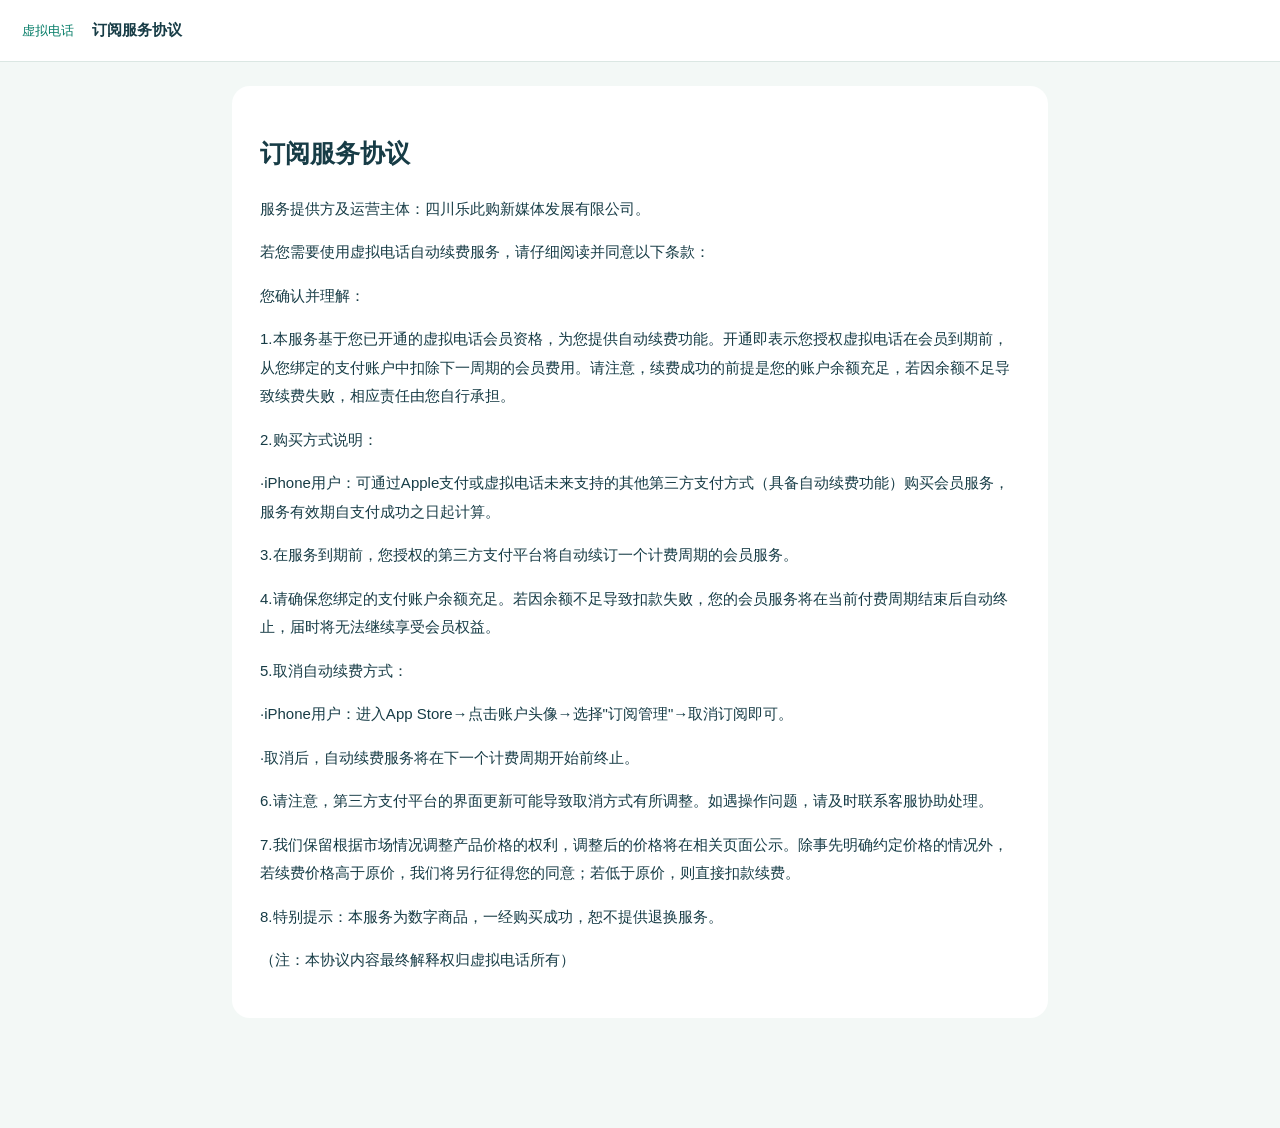
<file: 1_产品相关/原型/原型/legal/renewal.html>
<!doctype html><html lang="zh-CN"><head><meta charset="utf-8"><meta name="viewport" content="width=device-width,initial-scale=1"><title>订阅服务协议 · 虚拟电话</title><link rel="stylesheet" href="legal.css"></head><body><header><span>虚拟电话</span><strong>订阅服务协议</strong></header><main><h1>订阅服务协议</h1><p>服务提供方及运营主体：四川乐此购新媒体发展有限公司。</p><p>若您需要使用虚拟电话自动续费服务，请仔细阅读并同意以下条款：</p><p>您确认并理解：</p><p>1.本服务基于您已开通的虚拟电话会员资格，为您提供自动续费功能。开通即表示您授权虚拟电话在会员到期前，从您绑定的支付账户中扣除下一周期的会员费用。请注意，续费成功的前提是您的账户余额充足，若因余额不足导致续费失败，相应责任由您自行承担。</p><p>2.购买方式说明：</p><p>∙iPhone用户：可通过Apple支付或虚拟电话未来支持的其他第三方支付方式（具备自动续费功能）购买会员服务，服务有效期自支付成功之日起计算。</p><p>3.在服务到期前，您授权的第三方支付平台将自动续订一个计费周期的会员服务。</p><p>4.请确保您绑定的支付账户余额充足。若因余额不足导致扣款失败，您的会员服务将在当前付费周期结束后自动终止，届时将无法继续享受会员权益。</p><p>5.取消自动续费方式：</p><p>∙iPhone用户：进入App Store→点击账户头像→选择&quot;订阅管理&quot;→取消订阅即可。</p><p>∙取消后，自动续费服务将在下一个计费周期开始前终止。</p><p>6.请注意，第三方支付平台的界面更新可能导致取消方式有所调整。如遇操作问题，请及时联系客服协助处理。</p><p>7.我们保留根据市场情况调整产品价格的权利，调整后的价格将在相关页面公示。除事先明确约定价格的情况外，若续费价格高于原价，我们将另行征得您的同意；若低于原价，则直接扣款续费。</p><p>8.特别提示：本服务为数字商品，一经购买成功，恕不提供退换服务。</p><p>（注：本协议内容最终解释权归虚拟电话所有）</p></main></body></html>
</file>
<file: 官网/styles.css>
:root{--ink:#1d3029;--muted:#68746b;--paper:#fafbf7;--green:#d5e9b7;--line:#dce3d7;--serif:Georgia,'Songti SC','STSong',serif}*{box-sizing:border-box}html{scroll-behavior:smooth;scroll-padding-top:100px}body{margin:0;background:var(--paper);color:var(--ink);font-family:-apple-system,BlinkMacSystemFont,'Segoe UI','PingFang SC','Microsoft YaHei',sans-serif;-webkit-font-smoothing:antialiased}a{color:inherit;text-decoration:none}button{font:inherit}button,a,summary{-webkit-tap-highlight-color:transparent}a:focus-visible,button:focus-visible,summary:focus-visible,[tabindex]:focus-visible{outline:3px solid #638c3e;outline-offset:5px}.wrap{max-width:1200px;margin:auto;padding-left:40px;padding-right:40px}.skip{position:fixed;top:-60px;left:20px;padding:12px;background:var(--ink);color:white;z-index:20}.skip:focus{top:10px}.header{max-width:1440px;margin:auto;padding:25px 48px;display:flex;align-items:center;justify-content:space-between;gap:25px;border-bottom:1px solid var(--line)}.brand{display:flex;align-items:center;gap:10px;font-weight:700;font-size:20px;white-space:nowrap}.brand small{display:block;letter-spacing:2px;font-size:8px;font-weight:600;margin-top:4px}.brand-icon{width:42px;height:42px;background:var(--ink);color:var(--green);border-radius:13px;display:grid;place-items:center;font-size:33px;font-weight:400}.header nav{display:flex;gap:32px;font-size:13px;color:#59665b}.header nav a:hover,.text-link:hover{color:#567830}.nav-cta{border:1px solid #b8c6ad;padding:12px 18px;border-radius:5px;font-size:12px}.nav-cta span{margin-left:14px}.hero{min-height:720px;display:grid;grid-template-columns:1.05fr 1fr;align-items:center;gap:20px;padding-top:60px;padding-bottom:70px}.eyebrow{font-size:11px;letter-spacing:2px;font-weight:600;display:flex;align-items:center;gap:8px;margin:0 0 27px}.dot{display:inline-block;width:6px;height:6px;background:#628744;border-radius:50%}h1{font-size:clamp(48px,5.8vw,78px);letter-spacing:-4px;line-height:1.24;margin:0 0 29px;font-weight:650}.emphasis{position:relative;z-index:0}.emphasis:after{content:'';position:absolute;left:0;right:0;bottom:6px;height:20px;background:var(--green);z-index:-1;transform:rotate(-2deg)}.hero-desc{font-size:15px;line-height:1.95;color:var(--muted);margin:0}.hero-actions{display:flex;align-items:center;gap:25px;margin:33px 0}.button{display:inline-flex;align-items:center;justify-content:space-between;gap:30px;padding:18px 23px;border-radius:6px;font-size:14px}.dark{background:var(--ink);color:white}.dark:hover{background:#355040}.button span{font-size:20px}.text-link{font-size:13px}.text-link span{margin-left:12px}.hero-tags{display:flex;gap:20px;color:var(--muted);font-size:11px}.hero-tags span:before{content:'✓';margin-right:5px;color:#5a7b40}.hero-art{height:580px;position:relative;display:flex;align-items:center;justify-content:center;isolation:isolate}.orbit{position:absolute;border:1px solid #dce5d2;border-radius:50%;z-index:-1}.orbit-one{width:480px;height:480px;background:radial-gradient(ellipse,#e5eedb 5%,#eef3e8 55%,transparent 72%)}.orbit-two{width:550px;height:550px;border-style:dashed;opacity:.6}.art-caption{position:absolute;top:11px;right:0;font-size:9px;letter-spacing:2px;line-height:1.7;color:#85907f}.phone{width:270px;background:#fbfcf8;border:6px solid #263c30;border-radius:40px;padding:17px 16px 10px;box-shadow:0 28px 50px #24362424;transform:rotate(5deg);position:relative}.island{position:absolute;top:8px;left:92px;width:75px;height:19px;background:#263c30;border-radius:20px}.phone-bar{display:flex;justify-content:space-between;font-size:9px;font-weight:700;padding:0 3px 14px}.phone-heading{display:flex;justify-content:space-between;align-items:center;font-size:11px;font-weight:600;padding:10px 0 20px}.phone-heading>span{font-size:20px}.role-label{text-align:center;font-size:9px;color:#7c8975;letter-spacing:1px}.avatar{width:78px;height:78px;margin:20px auto 13px;border-radius:50%;background:#dfebd1;display:grid;place-items:center}.avatar svg{width:56px;height:56px;stroke:#45643a;stroke-width:4;stroke-linecap:round;fill:none}.phone h2{text-align:center;font-size:19px;margin:0}.phone-status{text-align:center;font-size:9px;color:#738568;margin:9px 0 24px}.phone-status .dot{width:4px;height:4px;margin-right:5px}.bubble{padding:12px;font-size:10px;line-height:1.8;border-radius:12px;margin:12px 0}.bubble.ai{background:#eff1e9;margin-right:14px;border-bottom-left-radius:2px}.bubble.user{background:#dbeabd;margin-left:17px;border-bottom-right-radius:2px}.wave{height:48px;display:flex;justify-content:center;align-items:center;gap:3px}.wave i{width:2px;height:12px;background:#9ab881;border-radius:3px}.wave i:nth-child(3n){height:25px}.wave i:nth-child(4n){height:34px}.wave i:nth-child(2n){height:18px}.phone-controls{display:flex;align-items:center;justify-content:space-around;text-align:center;font-size:18px;margin:5px 0 13px}.phone-controls small{display:block;font-size:8px;margin-top:5px;font-weight:400}.end-call{background:#c86750;color:white;width:43px;height:43px;display:grid;place-items:center;border-radius:50%;font-size:26px}.mock-label{text-align:center;font-size:8px;color:#8b9584;margin:0}.float-note{position:absolute;display:flex;gap:11px;align-items:center;background:#fffffff2;padding:16px 19px;border:1px solid #e0e7d8;border-radius:10px;box-shadow:0 12px 35px #2a3c2810;font-size:12px;z-index:2}.float-note small{display:block;color:#8a9583;font-size:9px;margin-top:6px}.float-note>span{color:#618342;font-size:25px}.note-top{top:112px;left:-8px;transform:rotate(-5deg)}.note-bottom{bottom:57px;right:-15px;transform:rotate(-4deg)}.check{background:#e6efd9;border-radius:50%;width:31px;height:31px;text-align:center}.ribbon{background:#eaf0e2;border-top:1px solid var(--line);border-bottom:1px solid var(--line)}.ribbon .wrap{display:flex;align-items:center;justify-content:space-between;gap:20px;padding-top:19px;padding-bottom:19px}.ribbon span{font-size:10px;color:#798570;letter-spacing:1px}.ribbon p{margin:0;font-size:17px;letter-spacing:3px}.ribbon b{font-weight:400;color:#91a47d;margin:0 14px}.section{padding-top:105px;padding-bottom:105px}.section-top{display:flex;justify-content:space-between;align-items:flex-end;gap:40px;margin-bottom:45px}h2{font-size:40px;line-height:1.4;letter-spacing:-1.5px;font-weight:600;margin:0}.section-top .eyebrow{margin-bottom:18px;color:#75836c}.section-description{color:var(--muted);font-size:14px;line-height:1.9;margin:0 0 4px}.feature-grid{display:grid;grid-template-columns:repeat(3,1fr);border:1px solid var(--line);border-radius:10px;overflow:hidden}.feature{padding:30px 27px;min-width:0}.feature+.feature{border-left:1px solid var(--line)}.feature-top{display:flex;align-items:center;justify-content:space-between}.step{font-size:12px;letter-spacing:1px;color:#8b9780}.line-icon{font-size:30px;color:#658346}.feature h3{font-size:22px;margin:22px 0 15px}.feature>p{font-size:13px;line-height:1.95;color:var(--muted);margin:0 0 28px}.mini-goal{background:#eef2e7;border-radius:8px;padding:18px 16px}.mini-goal small{font-size:10px;color:#86917b}.mini-goal strong{display:block;font-size:12px;line-height:1.7;margin:9px 0 18px}.mini-goal>span{font-size:10px;color:#70865b;border-top:1px solid #d9e3cc;display:block;padding-top:12px}.mini-record{display:flex;align-items:center;gap:11px;margin:35px 0 22px}.record-dot{width:37px;height:37px;background:#e8eddf;display:grid;place-items:center;border-radius:50%;font-size:23px}.mini-record strong{font-size:11px}.mini-record small{display:block;margin-top:6px;font-size:9px;color:#85917e}.mini-record>span:last-child{margin-left:auto;font-size:22px;color:#82966f}.transcript{display:flex;gap:8px;align-items:center;border-top:1px solid var(--line);padding-top:17px;font-size:9px;white-space:nowrap;color:#7f8c76}.transcript b{font-weight:400}.mini-review{display:grid;grid-template-columns:58px 1fr;gap:15px 10px;align-items:center;font-size:10px;margin-top:35px}.mini-review>div{height:5px;border-radius:5px;background:#e9eddf;overflow:hidden}.mini-review i{display:block;height:5px;background:#9fbb7e;border-radius:5px}.example-label{display:block;color:#8b9683;font-size:9px;margin-top:18px}.scenarios-section{background:#20362d;color:#f4f6ec;padding:90px 0 95px}.scenarios-section .eyebrow{color:#a6b995}.scenarios-section .section-description{color:#afbcaf}.scenario-layout{display:grid;grid-template-columns:.85fr 1.15fr;gap:55px}.scenario-picker{display:flex;flex-direction:column}.scenario-picker button{display:flex;align-items:center;text-align:left;border:0;border-bottom:1px solid #435448;background:transparent;padding:23px 16px;color:#abb9aa;gap:20px;cursor:pointer;border-radius:6px 6px 0 0}.scenario-picker button[aria-selected=true]{background:#d8e9ba;color:#21362b;border-color:transparent;border-radius:6px}.scenario-picker button>span{font-size:10px;opacity:.65}.scenario-picker strong{font-size:18px;font-weight:500}.scenario-picker small{display:block;font-size:11px;margin-top:8px;opacity:.75}.scenario-picker b{margin-left:auto;font-size:23px;font-weight:400}.scenario-panel{background:#2b4237;border:1px solid #4a5e4e;padding:30px 32px;border-radius:10px;align-self:stretch}.panel-label{display:flex;justify-content:space-between;font-size:9px;letter-spacing:2px;color:#adc49b}.panel-label span:last-child{letter-spacing:0}.scenario-panel h3{font-size:26px;line-height:1.65;font-weight:500;margin:30px 0 19px}.scenario-panel>p{font-size:13px;color:#b5c3b6;line-height:1.9}.scene-context{display:grid;grid-template-columns:1fr 1fr;gap:24px;margin:27px 0;border-top:1px solid #4b6050;padding-top:20px}.scene-context small{color:#9cae92;font-size:10px}.scene-context p{font-size:12px;line-height:1.9;margin:8px 0}.practice-points{display:flex;gap:8px;flex-wrap:wrap}.practice-points span{border:1px solid #5c7157;border-radius:4px;padding:5px 9px;font-size:10px;color:#c5d5b9}.scenario-panel .panel-foot{font-size:9px;color:#9cad97;margin:24px 0 0}.review-section{display:grid;grid-template-columns:1fr 1fr;gap:80px;align-items:center}.review-visual{background:#edf2e6;border:1px solid var(--line);padding:28px;border-radius:12px;transform:rotate(-2deg)}.report-top{display:flex;justify-content:space-between;font-size:12px}.report-top small{font-size:9px;color:#8c9983}.radar{display:block;width:100%;max-width:400px;margin:18px auto}.radar-grid{fill:none;stroke:#c9d8be;stroke-width:1}.radar-value{fill:#9dbd7660;stroke:#779d50;stroke-width:2}.radar-label{font-size:11px;fill:#6c7a60}.report-note{display:flex;gap:14px;align-items:center;border-top:1px solid #d3dfc8;padding-top:19px}.report-note>span{font-size:24px;color:#688746}.report-note p{font-size:11px;line-height:1.8;color:#6c7963;margin:0}.report-note strong{font-weight:500;color:#344b2b}.review-copy .eyebrow{color:#76866b;margin-bottom:20px}.review-copy>.section-description{margin-top:23px}.review-steps{list-style:none;padding:0;margin:30px 0 0}.review-steps li{display:flex;gap:18px;margin:23px 0}.review-steps li>span{width:25px;height:25px;flex-shrink:0;display:grid;place-items:center;background:#eaf0df;border-radius:50%;font-size:10px;color:#6a844f}.review-steps h3{font-size:14px;font-weight:550;margin:2px 0 8px}.review-steps p{font-size:12px;color:var(--muted);line-height:1.8;margin:0}.faq-section{display:grid;grid-template-columns:.85fr 1.15fr;gap:65px;padding-top:35px;padding-bottom:100px}.faq-section .eyebrow{color:#76866b;margin-bottom:20px}.faq-list details{border-bottom:1px solid var(--line);padding:23px 0}.faq-list details:first-child{border-top:1px solid var(--line)}summary{display:flex;justify-content:space-between;align-items:center;gap:20px;font-size:14px;font-weight:500;cursor:pointer;list-style:none}summary::-webkit-details-marker{display:none}summary>span{font-size:22px;font-weight:300;color:#7b8e6c}details[open] summary>span{transform:rotate(45deg)}details p{font-size:12px;color:var(--muted);line-height:2;margin:17px 30px 0 0}.closing{position:relative;text-align:center;background:#dfebce;border:1px solid #d6e1c7;border-radius:14px;padding-top:60px;padding-bottom:60px;overflow:hidden}.closing .eyebrow{justify-content:center;color:#6b8057}.closing h2{font-size:48px}.closing>p:not(.eyebrow){font-size:14px;color:#6a7f58;margin:23px 0 28px}.closing-mark{position:absolute;right:30px;top:0;font-size:270px;line-height:1;color:#d0dfbb;font-weight:200;pointer-events:none}.closing>*:not(.closing-mark){position:relative}.footer{padding-top:60px;padding-bottom:28px;display:flex;flex-wrap:wrap;align-items:center;gap:30px}.footer>p{font-size:12px;color:#85907d;margin-left:15px}.footer>a:last-of-type{margin-left:auto;font-size:11px;color:#76836d}.footer-bottom{width:100%;border-top:1px solid var(--line);padding-top:23px;display:flex;justify-content:space-between;gap:15px;font-size:9px;color:#8a9483;line-height:1.8}
@media(min-width:1500px){.hero{min-height:790px}}@media(max-width:1050px){.header{padding:23px 30px}.header nav{gap:20px}.hero{gap:0}.hero-art{transform:scale(.85);transform-origin:center}.hero-tags{gap:10px}.ribbon span:last-child{display:none}.review-section{gap:40px}.scenario-layout{gap:30px}.feature{padding:25px 19px}.float-note{white-space:nowrap}.closing{margin-left:30px;margin-right:30px}.scenario-panel{padding:26px}.scenario-panel h3{font-size:23px}}@media(max-width:760px){.wrap{padding-left:23px;padding-right:23px}.header{padding:19px 23px;flex-wrap:wrap;gap:18px}.brand{font-size:18px}.brand-icon{width:36px;height:36px;font-size:28px}.header nav{order:3;width:100%;justify-content:space-between;gap:8px;font-size:11px;padding-top:12px;border-top:1px solid var(--line)}.nav-cta{font-size:10px;padding:10px 12px;margin-left:auto}.hero{display:flex;flex-direction:column;align-items:stretch;padding-top:50px;padding-bottom:24px;min-height:auto}.eyebrow{font-size:9px;letter-spacing:1.5px;margin-bottom:22px}h1{font-size:58px;letter-spacing:-3px}.hero-desc{font-size:13px}.hero-actions{gap:20px;margin:27px 0}.hero-tags{gap:18px;font-size:9px}.hero-art{height:560px;transform:scale(.86);margin:-7px -23px -35px;transform-origin:center}.orbit-one{width:340px;height:340px}.orbit-two{width:385px;height:385px}.art-caption{right:5px;top:20px;font-size:8px}.note-top{left:5px;top:100px}.note-bottom{right:5px;bottom:45px}.float-note{padding:12px;font-size:11px}.ribbon .wrap{padding-top:20px;padding-bottom:20px;flex-direction:column;gap:10px}.ribbon p{font-size:15px}.section{padding-top:65px;padding-bottom:65px}.section-top{display:block;margin-bottom:30px}h2{font-size:32px;letter-spacing:-1px}.section-description{font-size:12px;margin-top:20px}.feature-grid{grid-template-columns:1fr}.feature{padding:25px}.feature+.feature{border-left:0;border-top:1px solid var(--line)}.feature>p{margin-bottom:22px}.mini-goal,.mini-record,.mini-review{max-width:100%}.feature h3{margin-top:12px}.mini-record,.mini-review{margin-top:24px}.transcript{justify-content:flex-start}.scenarios-section{padding:62px 0}.scenario-layout{grid-template-columns:1fr;gap:25px}.scenario-picker{display:grid;grid-template-columns:1fr 1fr;gap:8px}.scenario-picker button{padding:16px 11px;gap:8px;border:1px solid #435448;border-radius:6px;align-items:flex-start}.scenario-picker strong{font-size:15px}.scenario-picker small{font-size:10px;line-height:1.6}.scenario-picker button>span{font-size:9px;margin-top:3px}.scenario-picker b{font-size:17px}.scenario-panel{padding:23px}.scenario-panel h3{font-size:23px;margin-top:24px}.scene-context{gap:18px}.review-section{grid-template-columns:1fr;gap:43px}.review-copy{grid-row:1}.review-visual{margin:0 6px}.faq-section{grid-template-columns:1fr;gap:28px;padding-top:10px;padding-bottom:65px}.faq-list details{padding:21px 0}summary{font-size:13px}.closing{margin:0 18px;padding:43px 20px}.closing h2{font-size:37px}.closing .eyebrow{font-size:8px}.closing>p:not(.eyebrow){font-size:12px}.closing-mark{font-size:200px;right:-25px;top:10px}.footer{padding-top:40px;gap:20px}.footer>p{width:100%;order:3;margin:0}.footer-bottom{order:4;flex-direction:column;gap:4px;font-size:9px}.footer>a:last-of-type{font-size:10px}.hero-actions .button{font-size:12px;padding:16px 18px;gap:20px}.text-link{font-size:12px}}@media(max-width:360px){h1{font-size:51px}.hero-tags{gap:11px}.hero-art{transform:scale(.77);margin-top:-30px;margin-bottom:-60px}.hero-actions{gap:15px}.scenario-picker small{font-size:9px}.scenario-panel h3{font-size:21px}}@media(prefers-reduced-motion:reduce){html{scroll-behavior:auto}*{transition:none!important;animation:none!important}}

/* 用户提供的应用品牌图标 */
img.brand-icon{display:block;object-fit:contain;background:transparent;flex-shrink:0}

.footer-company-info{display:grid;grid-template-columns:1fr;gap:12px}.footer-company-info>div{display:flex;align-items:baseline;gap:16px;line-height:1.7}.footer-company-info .footer-info-label{flex:0 0 64px;opacity:.7}.footer-company-info>div>span:last-child,.footer-company-info a{overflow-wrap:anywhere;min-width:0}

.site-contact-bar{max-width:1440px;margin:0 auto;padding:12px 48px 0;display:flex;justify-content:flex-end;font-size:13px;color:#63715b}.site-contact-bar a{display:inline-flex;align-items:center;gap:12px;padding:4px 0}.site-contact-bar span{color:#85907d}.footer-company-info{font-size:12px;gap:20px;padding-top:30px;margin-top:8px;color:#6f7c65}.footer-company-info>div{gap:24px;line-height:2}.footer-company-info .footer-info-label{flex-basis:72px;opacity:1;color:#85907d}
@media(max-width:1050px){.site-contact-bar{padding-left:30px;padding-right:30px}}
@media(max-width:760px){.site-contact-bar{padding:12px 23px 0;font-size:12px}.footer-company-info{font-size:12px;gap:18px;padding-top:26px}.footer-company-info>div{gap:16px}.footer-company-info .footer-info-label{flex-basis:56px}}
</file>
<file: 1_产品相关/原型/原型/styles.css>
:root{font-family:-apple-system,BlinkMacSystemFont,"PingFang SC","Hiragino Sans GB","Microsoft YaHei",sans-serif;color:#173c46;background:#f3f7f6;--ink:#173c46;--muted:#627b80;--green:#087e69;--mint:#e6f3ee;--border:#dbe7e3;--white:#fff;--danger:#b44243}*{box-sizing:border-box}body{margin:0}button,input,textarea,select{font:inherit}button,a{touch-action:manipulation}button{cursor:pointer;color:inherit}button:disabled{opacity:.4;cursor:not-allowed}button:focus-visible,a:focus-visible,input:focus-visible,textarea:focus-visible,select:focus-visible,summary:focus-visible{outline:3px solid #2fae91;outline-offset:3px}a{color:var(--green)}svg{height:22px;width:22px;flex:none;vertical-align:middle}button svg{pointer-events:none}.sr-only{position:absolute;width:1px;height:1px;overflow:hidden;clip:rect(0,0,0,0)}.shell{min-height:100vh}.workspace-header{min-height:78px;display:flex;align-items:center;justify-content:space-between;padding:18px 32px;border-bottom:1px solid var(--border);background:#fff}.brand-lockup{display:flex;align-items:center;gap:12px}.brand-mark{width:42px;height:42px;border-radius:14px;display:grid;place-items:center;background:var(--ink);color:#fff;font-size:22px;font-weight:750}.brand-lockup strong{display:block;font-size:17px}.brand-lockup small{display:block;color:var(--muted);margin-top:4px;font-size:12px}.meta-pill{font-size:12px;border-radius:30px;padding:7px 13px;background:var(--mint);color:var(--green)}.workspace-grid{display:grid;grid-template-columns:244px minmax(0,1fr);min-height:calc(100vh - 78px)}.workspace-grid.spec-open{grid-template-columns:244px minmax(390px,1fr) 340px}.journey{border-right:1px solid var(--border);padding:25px 18px;background:#fbfdfc}.doc-brand{margin:0 12px 20px}.doc-brand span,.eyebrow,.doc-eyebrow{display:block;font-size:11px;font-weight:750;letter-spacing:.12em;color:var(--green)}.doc-brand strong{display:block;margin-top:7px;font-size:14px}.journey-nav{display:flex;flex-direction:column;gap:3px}.nav-search{display:flex;align-items:center;gap:6px;background:#eef4f1;border-radius:10px;padding:0 10px;min-height:44px}.nav-search svg{width:16px;height:16px}.nav-search input{min-width:0;width:100%;border:0;background:transparent;min-height:42px;font-size:12px}.nav-group{display:flex;align-items:center;min-height:36px;margin:22px 0 7px;padding:8px 12px;border-left:3px solid #78ae97;border-radius:8px;background:#e2eee7;color:#245a49;font-size:13px;font-weight:800;letter-spacing:.02em}.nav-item{background:transparent;border:0;border-radius:10px;min-height:40px;padding:10px 12px;text-align:left;font-size:13px}.nav-item:hover{background:#eef4f1}.nav-item.active{color:var(--green);background:var(--mint);font-weight:750;box-shadow:inset 3px 0 var(--green)}.stage{min-width:0;display:flex;flex-direction:column;align-items:center;padding:28px 24px 36px;background:radial-gradient(ellipse at 50% 35%,#e4f1eb,transparent 65%)}.stage-header{width:min(100%,720px);margin-bottom:12px}.stage-header h2{font-size:25px;margin:7px 0}.stage-header p{font-size:13px;color:var(--muted);line-height:1.6;margin:0}.phone-wrap{display:flex;justify-content:center;width:100%}.phone-frame{width:390px;height:808px;border:6px solid #213534;border-radius:48px;padding:5px;background:#213534;box-shadow:0 20px 52px #173c4620}.phone-screen{height:100%;border-radius:36px;overflow:hidden;display:flex;flex-direction:column;background:#f6f9f7;position:relative}.phone-status{height:35px;flex:none;padding:8px 22px;display:flex;justify-content:space-between;background:#fff;font-size:11px;font-weight:750}.dynamic-island{position:absolute;top:7px;left:50%;transform:translateX(-50%);height:19px;width:87px;border-radius:20px;background:#1a2828}.status-icons{font-size:10px}.phone-content{flex:1;min-height:0;overflow:auto;scrollbar-width:none}.phone-content::-webkit-scrollbar{display:none}.home-indicator{width:112px;height:4px;border-radius:4px;background:var(--ink);margin:8px auto;flex:none}.app-header{display:flex;align-items:center;gap:8px;padding:10px 19px;background:#fff;min-height:58px}.app-header h2{font-size:23px;font-weight:750;margin:0;letter-spacing:-.03em}.back-button{min-width:35px;min-height:44px;background:transparent;border:0;padding:0;text-align:left}.app-header:has(.back-button) h2{font-size:18px}.app-body{padding:18px 18px 28px;font-size:14px;line-height:1.65}.app-body h1{font-size:26px;line-height:1.35;letter-spacing:-.04em}.app-body p{margin:7px 0;color:#48656b}.app-body ul{padding-left:20px}.app-body li{margin:9px 0}.app-footer-tabs{position:sticky;bottom:0;z-index:2;display:flex;min-height:70px;border-top:1px solid var(--border);background:#fffffff5;backdrop-filter:blur(12px);padding:5px 12px}.app-footer-tabs button{flex:1;display:flex;flex-direction:column;align-items:center;justify-content:center;gap:4px;background:transparent;border:0;min-height:56px;color:#6d8080;font-size:11px}.app-footer-tabs .active{color:var(--green);font-weight:750}.app-footer-tabs button.active svg{background:var(--mint);border-radius:8px;box-sizing:content-box;padding:3px 13px;margin:-3px -13px}.practice-hero{padding:25px 23px 22px;background:#e1eee6;border:1px solid #d5e7da;border-radius:23px;position:relative;overflow:hidden}.practice-hero h1{font-size:39px;line-height:1.22;margin:14px 0 11px;font-weight:750;color:#214539;letter-spacing:-.05em}.practice-hero p{font-size:14px;line-height:1.8;color:#4b685a;margin-bottom:20px}.hero-wave{position:absolute;right:18px;top:80px;height:80px;display:flex;align-items:center;gap:3px;opacity:.45;transform:rotate(-8deg)}.hero-wave i{display:block;width:3px;height:var(--h);background:#2d8c64;border-radius:5px}.practice-hero .primary-button{position:relative;background:#224b3a;display:flex;justify-content:space-between;align-items:center;padding:0 15px}.section-heading{display:flex;justify-content:space-between;align-items:center;gap:8px;margin:24px 0 12px}.section-heading h3{margin:0;font-size:16px}.scenario-grid{display:grid;gap:9px}.scenario-card{position:relative;display:grid;grid-template-columns:32px 1fr 24px;column-gap:8px;align-items:center;min-height:76px;background:#fff;border:1px solid var(--border);border-radius:15px;padding:12px;text-align:left}.scenario-no{grid-row:1/3;font-size:13px;color:var(--green);font-variant-numeric:tabular-nums}.scenario-card strong{font-size:15px}.scenario-card small{grid-column:2;font-size:12px;color:var(--muted);margin-top:3px}.scenario-card svg{grid-row:1/3;grid-column:3;color:var(--green);width:18px}.card{padding:17px;border:1px solid var(--border);background:#fff;border-radius:17px;margin-bottom:13px}.card-title-row{display:flex;align-items:center;justify-content:space-between;gap:8px;margin-bottom:10px}.card-title-row h3{font-size:15px;margin:0}.card p{font-size:14px;line-height:1.75}.card ul{font-size:14px}.module-link{border:0;background:transparent;min-width:44px;min-height:44px;padding:12px;display:inline-grid;place-items:center;flex:none;margin:-10px -10px -10px 0}.annotation-dot{width:9px;height:9px;border-radius:50%;background:#12a88b;box-shadow:0 0 0 4px #12a88b19;position:relative}.annotation-dot:after{content:'';position:absolute;inset:-6px;border:1px solid #12a88b33;border-radius:50%;animation:ring 2.5s ease-out infinite}@keyframes ring{0%{transform:scale(.7);opacity:.6}100%{transform:scale(1.3);opacity:0}}.mobile-spec-toggle{display:grid}.primary-button,.secondary-button,.ghost-button,.tool-button{min-height:44px;border-radius:12px;padding:10px 13px;font-weight:650;font-size:14px;line-height:1.4}.primary-button{border:0;background:var(--green);color:#fff;width:100%;display:block}.primary-button:hover{background:#076653}.secondary-button{background:#eef7f2;color:var(--green);border:1px solid #cce2d7}.ghost-button{background:transparent;border:0;color:var(--green)}.tool-button{border:1px solid var(--border);background:#fff}.full-width{width:100%;display:block;margin-top:10px}.button-row{display:flex;gap:8px}.button-row>*{flex:1}.primary-button svg,.secondary-button svg{width:18px;height:18px;margin-right:5px}.page-intro{margin:0 0 20px}.page-intro h1{margin:11px 0}.page-intro p{font-size:13px}.step-label{font-size:12px;font-weight:650;color:var(--green)}.field-label{display:block;font-size:13px;font-weight:650;margin:16px 0 7px}.field-label:first-child{margin-top:0}.input-field{display:block;width:100%;min-height:44px;border:1px solid #ccdad5;border-radius:10px;padding:11px 12px;background:#fbfdfb;color:var(--ink);font-size:16px;line-height:1.5;margin-bottom:12px;resize:vertical}.form-error{color:var(--danger)!important;font-size:13px}.goal-lines{margin:0}.goal-lines div{border-bottom:1px solid #edf2ef;padding:10px 0}.goal-lines div:last-child{border-bottom:0}.goal-lines dt{font-size:12px;color:var(--muted);margin-bottom:5px}.goal-lines dd{margin:0;font-size:14px;line-height:1.7}.light-note{border-radius:12px;background:var(--mint);padding:12px 14px;margin:15px 0;font-size:13px;color:#436553}.helper-text{font-size:12px!important;color:var(--muted)!important;text-align:center}.session-top{text-align:center;background:#edf5ef;padding:20px 20px 15px;position:relative}.session-top h1,.live-top h1{font-size:21px;margin:10px 0 4px}.session-top p{font-size:13px;color:var(--muted);margin:0 0 12px}.role-avatar{width:64px;height:64px;border-radius:50%;display:grid;place-items:center;background:#d6e7dc;margin:0 auto;color:#3a6c50}.role-avatar svg{width:30px;height:30px}.voice-status{display:inline-flex;align-items:center;gap:7px;font-size:12px;color:var(--green);background:#fff;padding:6px 12px;border-radius:20px}.voice-status span{width:6px;height:6px;border-radius:50%;background:currentColor}.voice-status.warning{color:#915e26}.session-top>.module-link{position:absolute;right:16px;bottom:22px}.session-body{padding-top:16px}.chat-log{display:flex;flex-direction:column;gap:13px;margin-bottom:20px}.chat-bubble{max-width:94%;border-radius:14px;padding:12px 14px;background:#fff;border:1px solid var(--border)}.chat-bubble span{font-size:11px;color:var(--muted)}.chat-bubble p{font-size:14px;margin:5px 0 0;color:var(--ink)}.chat-bubble.user{align-self:flex-end;background:#e1f0e7;border-color:#d3e5da}.reply-box{display:flex;align-items:center;gap:6px;margin-bottom:10px}.reply-box textarea{width:100%;min-width:0;font-size:16px;border:1px solid #cdded4;border-radius:10px;padding:10px;resize:vertical}.session-tools{display:flex;gap:6px;margin-top:12px}.session-tools .tool-button{flex:1;padding:8px 3px;font-size:11px;display:flex;flex-direction:column;gap:5px;align-items:center}.session-tools svg{width:19px;height:19px}.result-heading{margin:0 0 23px}.result-heading h1{margin:13px 0 9px}.result-heading p{font-size:12px}.pill{font-size:11px;display:inline-block;padding:4px 9px;border-radius:7px;background:var(--mint);color:var(--green);font-weight:650}.pill.blue{background:#e5eff6;color:#336685}.pill.amber{background:#fff1d9;color:#8e5c1a}.feedback-item+.feedback-item,.compare-item+.compare-item{border-top:1px solid var(--border);padding-top:13px;margin-top:14px}.feedback-item strong,.compare-item strong{display:block;font-size:14px}.opening{background:#f0f6f2;padding:11px;border-radius:10px}.opening small{color:var(--muted);font-size:12px}.record-card{display:flex;align-items:center;gap:12px;width:100%;padding:14px;border:1px solid var(--border);border-radius:15px;background:#fff;text-align:left;margin-bottom:10px}.record-icon{height:40px;width:40px;flex:none;display:grid;place-items:center;background:var(--mint);color:var(--green);border-radius:12px}.record-icon.blue{background:#e5eff6;color:#336685}.record-main{flex:1;min-width:0}.record-main strong{display:block;font-size:14px;line-height:1.5}.record-main small{display:block;font-size:11px;color:var(--muted);margin-top:4px}.record-main em{display:block;font-style:normal;font-size:11px;color:var(--green);margin-top:6px}.record-card>svg{width:17px;height:17px;color:var(--muted)}.call-list-item{display:block;padding:0;overflow:hidden}.record-link{display:flex;align-items:center;gap:12px;background:transparent;border:0;width:100%;text-align:left;padding:14px}.record-actions{padding:0 14px 13px;display:flex;justify-content:flex-end}.record-actions button{min-width:78px}.filter-row{display:flex;background:#eaf0ec;padding:4px;border-radius:12px;margin-bottom:15px}.filter-row button{flex:1;border:0;background:transparent;border-radius:9px;font-size:13px;min-height:38px}.filter-row button.active{background:#fff;color:var(--green);box-shadow:0 2px 6px #173c4609;font-weight:750}.app-search{display:flex;align-items:center;gap:8px;border:1px solid var(--border);background:#fff;padding:0 12px;border-radius:11px;margin-bottom:15px}.app-search svg{height:18px;width:18px;color:var(--muted)}.app-search input{min-width:0;width:100%;min-height:44px;border:0;background:transparent;font-size:14px}.empty-state{padding:28px 12px;text-align:center;font-size:14px}.empty-state strong{display:block}.empty-state p{font-size:13px;line-height:1.8;margin:12px 0 20px}.empty-state .secondary-button{display:inline-block}.empty-caption{font-size:13px;text-align:center;color:var(--muted)}.transcript-line{border-bottom:1px solid #e8efeb;padding:13px 0}.transcript-line:last-child{border:0}.transcript-line div{display:flex;justify-content:space-between;font-size:12px}.transcript-line time{font-size:11px;color:var(--muted)}.transcript-line p{font-size:14px;margin-bottom:0}.practice-options{border:0;padding:0;margin:18px 0}.practice-options legend{font-size:14px;font-weight:650;margin-bottom:12px}.practice-option{display:flex;align-items:flex-start;gap:10px;padding:15px;border:1px solid var(--border);border-radius:14px;background:#fff;margin-bottom:10px;cursor:pointer}.practice-option.selected{border:2px solid var(--green);padding:14px;background:#eff8f2}.practice-option input{accent-color:var(--green);height:20px;width:20px;flex:none;margin-top:3px}.practice-option strong{font-size:14px}.practice-option small{display:block;font-size:11px;color:var(--muted);margin-top:4px}.practice-option p{font-size:12px;margin:7px 0 0}.evidence{border-top:1px solid #edf1ed;padding-top:8px;margin-top:9px}.evidence summary,details>summary{cursor:pointer;font-size:12px;color:var(--green);min-height:40px;line-height:1.6;display:list-item;padding:8px 0}.evidence blockquote{font-size:13px;margin:8px 0;color:#48656b;border-left:2px solid #7cbea0;padding-left:12px}.loading-ring{display:block;width:38px;height:38px;margin:40px auto 24px;border:3px solid var(--border);border-top-color:var(--green);border-radius:50%;animation:spin 1s linear infinite}.loading-ring.stopped{animation:none;border-color:#c9a9a2}@keyframes spin{to{transform:rotate(360deg)}}.dial-number-box{display:flex;align-items:center;gap:8px;margin-bottom:20px}.dial-number-box>span{font-size:15px;color:var(--muted)}.dial-number-box input{border:0;background:transparent;min-width:0;width:100%;font-size:23px;height:48px;letter-spacing:1px}.dial-delete{min-width:38px;min-height:44px;border:0;background:transparent;font-size:20px}.dial-pad{display:grid;grid-template-columns:repeat(3,1fr);gap:12px 22px;padding:0 12px}.dial-pad button{width:64px;height:64px;border:0;background:#edf3ee;border-radius:50%;justify-self:center}.dial-pad strong{display:block;font-size:25px;font-weight:500}.dial-pad small{display:block;font-size:9px;height:12px;margin-top:1px}.combat-body{padding-top:17px}.combat-body>.primary-button{margin-top:18px}.person-row{display:flex;align-items:center;gap:12px}.person-row p{font-size:12px}.avatar{width:46px;height:46px;border-radius:13px;display:grid;place-items:center;background:var(--mint);color:var(--green);flex:none}.phone-edit-row{display:flex;align-items:center;gap:6px;margin:10px 0}.phone-edit-row .input-field{margin:0;min-width:0}.phone-edit-row>span{font-size:12px}.live-top{background:#21483f;text-align:center;color:#fff;padding:28px 20px}.live-top .role-avatar{background:#ffffff20;color:#fff}.live-top p{font-size:14px;color:#d3e5da}.live-top strong{display:block;font-size:28px;font-weight:500;letter-spacing:2px;margin-top:20px}.call-caption{display:block;font-size:11px;color:#cbdfd4;margin-top:5px}.call-controls{display:flex;gap:10px}.call-controls button{display:flex;flex-direction:column;align-items:center;gap:8px;flex:1;font-size:12px;padding:13px 5px}.selected{border-color:var(--green)!important;background:var(--mint)!important}.danger{color:var(--danger)!important}.call-controls .danger{background:#fff0ef;border-color:#f0d4d1}.profile{display:flex;align-items:center;gap:12px;margin:10px 0 26px}.profile p{font-size:12px}.profile>.module-link{margin-left:auto}.member-card{background:#e3efe7}.settings-list{border:1px solid var(--border);border-radius:15px;background:#fff;overflow:hidden}.settings-list>button[data-go]{display:flex;align-items:center;justify-content:space-between;width:100%;min-height:55px;padding:12px 15px;border:0;border-bottom:1px solid var(--border);background:transparent;font-size:14px}.settings-list>button[data-go]:last-child{border-bottom:0}.settings-list svg{height:17px;width:17px}.plan-list{display:flex;gap:8px;margin-bottom:20px}.plan{flex:1;display:flex;flex-direction:column;gap:10px;border:1px solid var(--border);border-radius:13px;background:#fff;padding:15px 5px;min-height:94px}.plan strong{font-size:14px}.plan span{font-size:11px;color:var(--muted)}.about-brand{text-align:center;padding:35px 0}.about-brand .avatar{margin:auto}.about-brand h1{font-size:21px}.draft-label{font-size:12px;color:var(--muted)}.prototype-note{width:min(100%,720px);margin:0 auto 18px;display:flex;flex-wrap:wrap;align-items:center;gap:8px;font-size:11px;color:var(--muted);line-height:1.7}.prototype-note label{display:flex;align-items:center;gap:5px}.prototype-note select{min-height:32px;max-width:145px;border:1px solid var(--border);background:#fff;border-radius:7px;font-size:11px;padding:4px}.workspace-state-tabs-host{width:100%}.spec-panel{display:none;padding:26px 22px;background:#fff;border-left:1px solid var(--border);position:sticky;top:0;height:100vh;overflow:auto}.spec-open .spec-panel{display:block}.spec-top{display:flex;align-items:start;justify-content:space-between}.spec-top h2{font-size:19px;margin:7px 0}.spec-close{border:0;background:transparent;min-width:44px;min-height:44px;font-size:24px}.spec-hint{font-size:12px;color:var(--muted);line-height:1.8}.spec-module-list{display:flex;flex-wrap:wrap;gap:7px;margin:18px 0}.spec-chip{min-height:40px;border:1px solid var(--border);border-radius:20px;background:#fff;padding:6px 12px;font-size:11px}.spec-chip.active{background:var(--mint);color:var(--green)}.spec-detail h3{font-size:16px}.spec-key{font-size:11px;color:var(--muted);overflow-wrap:anywhere}.spec-row{padding:13px 0;border-top:1px solid var(--border)}.spec-row strong{font-size:12px;color:var(--green)}.spec-row p{font-size:12px;line-height:1.8;color:#48656b;margin:7px 0 0}.spec-footer{font-size:11px;color:var(--muted);margin-top:20px}.document-content{display:none;width:100%;max-width:1200px}.document-mode .phone-wrap,.document-mode .stage-header{display:none}.document-mode .document-content{display:block}.document-mode .stage{padding:30px}.doc-card{background:#fff;padding:32px 38px;border:1px solid var(--border);border-radius:20px;min-height:700px;font-size:14px;line-height:1.8}.doc-card h1{font-size:28px;line-height:1.5;margin:18px 0}.doc-card h2{font-size:20px;margin:28px 0 10px}.doc-card h3{font-size:16px;margin:23px 0 9px}.doc-card p{white-space:pre-line}.metadata-top{display:flex;align-items:center;justify-content:space-between;gap:15px}.metadata-actions{display:flex;align-items:center;gap:16px;font-size:12px}.metadata-actions button{font-size:12px}.doc-table-wrap{overflow:auto;border:1px solid var(--border);border-radius:12px;margin:18px 0}.doc-table{width:100%;border-collapse:collapse;font-size:12px;min-width:600px}.doc-table th{background:#edf5f0;text-align:left;font-weight:750;white-space:nowrap}.doc-table th,.doc-table td{padding:13px 14px;border-bottom:1px solid var(--border);vertical-align:middle}.doc-table tr:last-child td{border-bottom:0}.doc-table td:first-child{white-space:nowrap}.doc-table td:nth-child(2){min-width:120px}.doc-table td:last-child button{white-space:nowrap}.markdown-content{overflow-wrap:anywhere;line-height:1.9}.markdown-content pre{white-space:pre-wrap;background:#f2f6f3;padding:17px;border-radius:12px;font-size:12px;overflow:auto}.markdown-content code{font-family:ui-monospace,monospace}.markdown-content a{overflow-wrap:anywhere}.flow-map{max-width:700px;margin:30px auto}.flow-step{display:flex;align-items:flex-start;gap:12px}.flow-index{font-size:12px;font-weight:750;color:var(--green);padding-top:22px}.flow-node{flex:1;border:1px solid #c6ded1;background:#f6faf7;border-radius:14px;padding:17px 20px}.flow-node.decision{background:#fff8ea;border-color:#e9dab9}.flow-node small{font-size:11px;color:var(--muted)}.flow-node strong{display:block;font-size:16px;margin-top:5px}.flow-node p{font-size:13px;margin:8px 0 0;color:#48656b}.flow-alternative{border-top:1px solid #e7dfc9;padding-top:9px;margin-top:11px;font-size:12px;color:#865f28}.flow-arrow{padding:9px 0 9px 38px;text-align:center;color:var(--green);font-size:13px}.flow-source{margin-top:30px}.store-grid{display:grid;grid-template-columns:repeat(auto-fit,minmax(180px,1fr));gap:20px}.store-grid a{text-decoration:none;display:flex;flex-direction:column;gap:10px;font-size:13px}.store-grid img{width:100%;border:1px solid var(--border);border-radius:15px}.modal-backdrop{position:fixed;inset:0;z-index:100;background:#0c252969;display:flex;align-items:center;justify-content:center;padding:20px}.modal{width:100%;max-width:420px;background:#fff;border-radius:22px;padding:25px;max-height:85vh;overflow:auto;box-shadow:0 20px 60px #173c4630}.modal h2{font-size:21px;margin:0 0 14px}.modal p{font-size:14px;line-height:1.8;color:#48656b}.modal-actions{display:flex;gap:10px;margin-top:22px}.modal-actions>*{flex:1}.toast{position:fixed;bottom:30px;left:50%;transform:translate(-50%,15px);z-index:150;border-radius:13px;background:#173c46;color:#fff;padding:13px 20px;font-size:13px;max-width:90vw;opacity:0;pointer-events:none;transition:opacity .2s,transform .2s}.toast.show{opacity:1;transform:translate(-50%,0)}
@media(max-width:1100px){.workspace-grid.spec-open{grid-template-columns:220px minmax(390px,1fr)}.spec-open .spec-panel{position:fixed;right:0;top:78px;width:340px;height:calc(100vh - 78px);z-index:40;box-shadow:-15px 0 40px #173c4625}.workspace-grid{grid-template-columns:220px minmax(0,1fr)}}
@media(max-width:720px){.workspace-header{padding:13px 16px;min-height:72px}.brand-lockup strong{font-size:13px;max-width:235px;line-height:1.5}.brand-lockup small{font-size:10px}.brand-mark{width:34px;height:34px;flex:none;font-size:19px}.header-meta{display:none}.workspace-grid,.workspace-grid.spec-open{display:flex;flex-direction:column}.journey{padding:8px 12px;border-right:0;border-bottom:1px solid var(--border)}.doc-brand,.nav-search,.nav-group{display:none}.journey-nav{display:flex;flex-direction:row;overflow:auto;gap:4px}.nav-item{flex:none;font-size:11px;min-height:36px;white-space:nowrap;padding:7px 10px}.stage{padding:18px 0 24px}.stage-header{padding:0 16px}.stage-header h2{font-size:22px}.stage-header p{font-size:12px}.prototype-note{padding:0 16px;margin-bottom:12px}.phone-frame{width:min(390px,100vw);height:808px;border-radius:32px;border-width:4px;padding:3px}.phone-screen{border-radius:25px}.phone-wrap{padding:0}.spec-open .spec-panel{top:0;width:min(370px,100vw);height:100dvh}.document-mode .stage{padding:12px 10px}.doc-card{padding:22px 18px;border-radius:14px}.doc-card h1{font-size:23px}.metadata-top{align-items:flex-start;flex-direction:column}.metadata-actions{justify-content:space-between;width:100%}.store-grid{grid-template-columns:repeat(2,minmax(0,1fr))}.app-body{padding-left:16px;padding-right:16px}.phone-frame{max-width:100%}.dial-pad{gap:12px 15px}.scenario-card{min-height:78px}}
@media(max-width:360px){.dial-pad button{width:58px;height:58px}.dial-pad{padding:0;gap:10px}.practice-hero h1{font-size:34px}.hero-wave{right:7px;opacity:.3}.brand-lockup strong{max-width:195px}.plan-list{gap:5px}.plan{padding:12px 3px}}
@media(prefers-reduced-motion:reduce){*,*:before,*:after{animation:none!important;transition:none!important;scroll-behavior:auto!important}}

@media(min-width:721px){.journey{position:sticky;top:0;height:calc(100dvh - 78px);overflow:auto;scrollbar-width:thin}.stage{min-height:calc(100vh - 78px)}}

.combat-body .page-intro{margin-bottom:10px}.combat-body .page-intro h1{font-size:23px;margin:4px 0}.combat-body .page-intro p{font-size:12px;margin:0}.combat-body .record-card{padding:10px;min-height:60px}.combat-body .dial-pad button{width:50px;height:50px}.combat-body .dial-pad{gap:8px 20px}.combat-body .card{padding:12px;margin-bottom:8px}.combat-body .dial-number-box{margin-bottom:10px}.combat-body .card-title-row{margin-bottom:0}.combat-body .field-label{margin:8px 0 4px}.combat-body>.primary-button{margin-top:8px}.combat-body .input-field{padding:8px;min-height:40px;margin-bottom:8px}.reply-box .secondary-button{white-space:nowrap;flex:none}
.combat-body{padding-top:12px}.combat-body .page-intro{margin-bottom:8px}.combat-body .page-intro .eyebrow,.combat-body .page-intro p{display:none}.combat-body .page-intro h1{font-size:18px;line-height:1.3;margin:0 0 3px}
/* Render document flows as connected flowcharts with process and decision shapes. */
.flowchart-scroll{width:100%;overflow-x:auto;margin:22px auto 30px;padding:12px 0}
.flowchart{display:block;width:100%;min-width:900px;height:auto;margin:auto}
.goal-role-pair{display:grid;grid-template-columns:minmax(0,1fr) minmax(0,1fr);gap:10px}
.goal-role-pair>div{min-width:0}
.goal-role-pair .input-field{width:100%}
.goal-optional{margin:4px 0 16px;padding:0 12px 8px;border:1px solid var(--border);border-radius:12px;background:#f8fbf9}
.goal-optional>summary{font-size:13px;font-weight:650;color:var(--green)}
.goal-optional .field-label{margin-top:10px}
.membership-expiry{display:flex;align-items:center;justify-content:space-between;gap:8px}
.membership-expiry p{margin:0}
.about-body{min-height:calc(100% - 58px);display:flex;flex-direction:column}
.account-delete-link{align-self:center;margin-top:auto;min-height:44px;padding:10px 16px;border:0;background:transparent;color:var(--muted);font-size:13px;font-weight:400}
.account-delete-link:hover{color:var(--ink)}
.subscription-legal{margin-top:18px;padding-top:14px;border-top:1px solid var(--border);text-align:center}
.subscription-legal p{margin:6px 0;font-size:11px;line-height:1.7;color:var(--muted)}
.subscription-legal-links{display:flex;align-items:center;justify-content:center;gap:2px;flex-wrap:wrap;color:var(--muted)}
.subscription-legal-links button{min-height:44px;padding:8px 5px;border:0;background:transparent;color:var(--green);font-size:12px;font-weight:400;text-decoration:underline;text-underline-offset:3px}
.practice-call-page{min-height:100%;padding:16px 22px 22px;display:flex;flex-direction:column;background:radial-gradient(ellipse at 50% 22%,#dfede5 0,transparent 62%);color:var(--ink)}
.practice-call-heading{display:flex;align-items:center;justify-content:space-between;font-size:13px;color:var(--muted)}
.practice-call-identity{text-align:center;padding:30px 0 16px}
.practice-call-avatar{display:grid;place-items:center;width:88px;height:88px;margin:0 auto 18px;border-radius:50%;background:#cfe2d7;color:#3a6c50;box-shadow:0 0 0 12px #e7f0e9}
.practice-call-avatar svg{width:40px;height:40px}
.practice-call-role-label{font-size:12px;color:var(--muted)}
.practice-call-identity h1{margin:5px 0 8px;font-size:28px;line-height:1.4;overflow-wrap:anywhere}
.practice-call-identity p{margin:0;font-size:13px;color:var(--muted);overflow-wrap:anywhere}
.practice-call-status{margin-top:24px;font-size:14px;color:var(--green)}
.practice-call-duration{display:block;margin-top:8px;font-size:22px;font-variant-numeric:tabular-nums;letter-spacing:.06em}
.practice-call-content{text-align:center}
.practice-transcript-toggle{display:inline-flex;align-items:center;gap:7px;min-height:44px;padding:10px 16px;border:0;border-radius:24px;background:#ffffff9e;color:var(--green);font-size:13px}
.practice-transcript-toggle svg{width:17px;height:17px}
.practice-transcript{max-height:185px;overflow:auto;margin-top:12px;padding:12px;border:1px solid var(--border);border-radius:16px;background:#ffffff8c;text-align:left}
.practice-transcript[hidden]{display:none}
.practice-transcript .chat-log{margin:0;gap:10px}
.practice-transcript .chat-bubble{padding:8px 10px}
.practice-call-content>.secondary-button{display:block;margin:12px auto 0}
.practice-call-bottom{position:relative;margin-top:auto;padding-top:25px;text-align:center}
.practice-call-hint{margin:0 0 22px;font-size:12px;color:var(--muted)}
.practice-call-controls{display:flex;justify-content:space-evenly;gap:16px}
.practice-call-control{display:flex;flex-direction:column;align-items:center;gap:10px;min-width:64px;min-height:88px;padding:0;border:0;background:transparent}
.practice-call-control>span{display:grid;place-items:center;width:62px;height:62px;border-radius:50%;background:#e1ebe5;color:var(--ink)}
.practice-call-control svg{width:25px;height:25px}
.practice-call-control small{font-size:13px}
.practice-call-end>span{background:var(--danger);color:var(--white)}
.practice-call-end svg{transform:rotate(135deg)}
.practice-call-bottom>.module-link{position:absolute;right:-14px;top:0}
.transcript-open .practice-call-identity{padding:12px 0 8px}
.transcript-open .practice-call-avatar{width:52px;height:52px;margin-bottom:10px;box-shadow:0 0 0 6px #e7f0e9}
.transcript-open .practice-call-avatar svg{width:28px;height:28px}
.transcript-open .practice-call-identity h1{font-size:22px;margin:3px 0}
.transcript-open .practice-call-status{margin-top:10px}
.transcript-open .practice-call-duration{font-size:18px;margin-top:4px}
.transcript-open .practice-call-bottom{padding-top:16px}
.practice-record-fields{display:flex;flex-direction:column;gap:6px;min-width:0}
.practice-record-fields>span{display:grid;grid-template-columns:52px minmax(0,1fr);gap:8px;align-items:baseline}
.practice-record-fields>span>small{margin:0;font-size:12px;color:var(--muted)}
.practice-record-fields>span>strong{font-size:14px;line-height:1.6;overflow-wrap:anywhere}
.architecture-tabs{display:flex;gap:6px;margin:20px 0 24px;padding:5px;background:#edf4f0;border:1px solid var(--border);border-radius:12px;max-width:540px}
.architecture-tabs button{flex:1;min-height:44px;padding:10px 14px;border:0;border-radius:8px;background:transparent;color:var(--muted);font-size:14px;font-weight:650}
.architecture-tabs button[aria-selected="true"]{background:var(--white);color:var(--green);box-shadow:0 2px 8px #173c4610}
[id^="architecture-panel-"][hidden]{display:none}
/* Sidebar styling follows the reference's teal selection and pastel folders. */
.journey{padding:0 10px 22px;background:#f3f9f8;border-right:1px solid #d3e5e8;scrollbar-color:#bed6d9 transparent;scrollbar-width:thin}
.doc-brand{margin:0 -10px 15px;padding:18px;background:linear-gradient(115deg,#087887,#0a9e9a);border-bottom:1px solid #0b8c92}
.doc-brand span{color:#e1ffff;font-size:10px;letter-spacing:.13em}
.doc-brand strong{color:#fff;font-size:13px;line-height:1.6;margin-top:5px}
.journey-nav{gap:0}
.journey .nav-search{min-height:42px;margin:0 3px 16px;padding:0 12px;background:#ffffffec;border:1px solid #d3e4e9;border-radius:14px;box-shadow:0 3px 12px #1c6a7505;color:#6e959e}
.journey .nav-search input{font-size:12px;color:#254d57}
.journey .nav-search input::placeholder{color:#6e8d96}
.nav-branch{--nav-accent:#187ca5;--nav-tint:#eaf3fa;--nav-line:#d7e7ef;margin:0 0 12px}
.nav-tone-purple{--nav-accent:#7250bd;--nav-tint:#f0ebfb;--nav-line:#e3d9f4}
.nav-tone-orange{--nav-accent:#a46117;--nav-tint:#fbf2e7;--nav-line:#ecdcc5}
.nav-tone-teal{--nav-accent:#007f8a;--nav-tint:#e3f3f3;--nav-line:#cce8eb}
.nav-folder{display:flex;align-items:center;gap:8px;width:100%;min-height:40px;padding:9px 10px;border:1px solid var(--nav-line);border-radius:10px;background:var(--nav-tint);color:var(--nav-accent);font-size:12px;font-weight:700;text-align:left}
.nav-folder>svg{width:16px;height:16px}
.nav-folder>span:not(.nav-chevron){flex:1}
.nav-folder small{font-size:10px;font-weight:500;opacity:.75;font-variant-numeric:tabular-nums}
.nav-chevron{display:grid;place-items:center;width:9px;color:#6d9199;flex:none}
.nav-chevron svg{width:9px;height:12px;transition:transform .16s ease}
.nav-folder[aria-expanded="true"] .nav-chevron svg{transform:rotate(90deg)}
.nav-children{margin:3px 0 0 21px;padding:3px 0 3px 9px;border-left:1px solid #d5e5e8}
.nav-children[hidden]{display:none}
.journey .nav-item{display:flex;align-items:center;gap:9px;width:100%;min-height:40px;margin:1px 0;padding:9px 9px;border:1px solid transparent;border-radius:9px;background:transparent;box-shadow:none;color:#4f6a74;font-size:12px;line-height:1.5;text-align:left}
.journey .nav-item svg{width:15px;height:15px;color:var(--nav-accent)}
.journey .nav-item span{min-width:0;overflow-wrap:anywhere}
.journey .nav-item:hover{background:#e9f3f2;color:#136e78}
.journey .nav-item.active{border-color:#b6e7e2;background:#def4f1;box-shadow:inset 3px 0 #00aa9b;color:#006975;font-weight:700}
.journey .nav-item.active svg{color:#009c9a}
.nav-empty{padding:12px;color:var(--muted);font-size:12px}
.spec-region{position:relative;min-width:0}
.spec-region>.module-link{position:absolute;z-index:1;right:-8px;top:-10px;margin:0}
.field-heading,.section-heading-actions{display:flex;align-items:center;justify-content:space-between;gap:6px}
.field-heading{margin-top:14px;margin-bottom:5px;min-height:29px}
.field-heading .field-label{margin:0}
.field-heading .module-link{margin:0 -10px 0 0;min-height:29px;padding:8px}
.preparation-card-title{font-size:15px;margin:0 0 8px}
.button-spec-region{padding-right:28px;margin-top:12px}
.button-spec-region>.module-link{right:-10px;top:0}
.dialer-keypad-wrap>.module-link{top:-12px;right:-18px}
.dialer-call-row>.module-link{top:8px;right:-10px}
.spec-region-active{outline:2px solid #12a88b66;outline-offset:3px;border-radius:12px}
.account-delete-region{margin-top:auto;text-align:center}
.account-delete-region .account-delete-link{margin-top:0}
.plan-list>.module-link{right:-14px;top:-20px}
.settings-list>.module-link{right:-9px;top:-18px}
#spec-module-list:empty{display:none}
.dialer-page{min-height:100%;display:flex;flex-direction:column;background:#fbfdfc}
.dialer-header{display:flex;align-items:center;justify-content:space-between;min-height:58px;padding:8px 20px}
.dialer-header h2{margin:0;font-size:23px;font-weight:750}
.dialer-contacts{display:inline-flex;align-items:center;gap:5px;min-height:44px;padding:6px 0 6px 10px;border:0;background:transparent;color:var(--green);font-size:13px}
.dialer-contacts svg{width:18px;height:18px}
.dialer-main{display:flex;flex:1;flex-direction:column;padding:10px 24px 18px}
.dialer-number{position:relative;display:flex;flex-direction:column;align-items:center;justify-content:center;min-height:96px;margin-bottom:12px;gap:12px}
.dialer-number-input{display:flex;align-items:center;justify-content:center;gap:8px;width:100%;max-width:300px;margin:0 auto}
.dialer-country{flex:none;font-size:16px;color:var(--muted);white-space:nowrap}
.dialer-number .dialer-number-input input{flex:1;text-align:center}
.dialer-number input{width:100%;min-width:0;min-height:47px;padding:2px 0;border:0;background:transparent;text-align:center;font-size:29px;font-weight:500;letter-spacing:.045em;color:var(--ink);font-variant-numeric:tabular-nums}
.dialer-number input::placeholder{font-size:21px;font-weight:400;letter-spacing:.02em;color:#82908c}
.dialer-number>.module-link{position:absolute;top:0;right:-8px}
.dialer-keypad{display:grid;grid-template-columns:repeat(3,70px);justify-content:space-between;gap:14px 12px;max-width:284px;width:100%;margin:0 auto}
.dialer-keypad button{display:flex;flex-direction:column;align-items:center;justify-content:center;width:70px;height:70px;padding:0;border:0;border-radius:50%;background:#edf2ef;color:var(--ink);touch-action:manipulation}
.dialer-keypad strong{font-size:31px;line-height:1.15;font-weight:400}
.dialer-keypad small{font-size:9px;line-height:1.5;letter-spacing:.17em;margin-left:.17em}
.dialer-keypad button:hover:not(:disabled){background:#dcebe4}
.dialer-keypad button:active:not(:disabled){background:#c9dfd4}
.dialer-keypad button:disabled{opacity:.42}
.dialer-mode{display:flex;align-items:center;justify-content:center;gap:2px;margin:12px 0 4px;min-height:44px}
.dialer-mode select{max-width:190px;min-height:44px;border:0;background:transparent;color:var(--muted);font-size:12px;padding:8px 3px;cursor:pointer}
.dialer-mode .module-link{min-width:30px;min-height:40px;padding:8px;margin:0}
.dialer-call-row{display:flex;justify-content:center;align-items:center;max-width:284px;width:100%;margin:auto auto 0;padding-top:4px}
.dialer-call-row>span{display:none}
.dialer-call-button{display:grid;place-items:center;width:76px;height:76px;border:0;border-radius:50%;background:var(--green);color:#fff;box-shadow:0 6px 18px #087e691b}
.dialer-call-button svg{width:31px;height:31px;stroke-width:1.8}
.dialer-call-button:disabled{opacity:.35;box-shadow:none}
.dialer-backspace{flex:none;min-width:44px;min-height:44px;padding:6px;border:0;background:transparent;color:#59756b;font-size:23px}
@media(max-width:360px){.dialer-main{padding-left:20px;padding-right:20px}.dialer-keypad{grid-template-columns:repeat(3,64px);max-width:260px;gap:12px}.dialer-keypad button{width:64px;height:64px}}
.practice-home{padding-top:22px}
.practice-home-intro{display:flex;align-items:center;justify-content:space-between;margin:0 0 22px}
.practice-home-intro h1{font-size:25px;margin:0;letter-spacing:-.025em}
.practice-scene-tiles{display:grid;grid-template-columns:repeat(2,minmax(0,1fr));gap:12px}
.practice-scene-tile{position:relative;display:flex;flex-direction:column;align-items:flex-start;justify-content:center;gap:16px;min-height:134px;padding:20px 17px;border:1px solid #d9e8e0;border-radius:20px;background:#edf5f0;text-align:left}
.practice-scene-tile strong{font-size:16px;font-weight:650;color:#264b42}
.scene-tile-icon{display:grid;place-items:center;width:35px;height:35px;border-radius:11px;background:#ffffffa6;color:var(--green)}
.scene-tile-icon svg{width:22px;height:22px}
.practice-scene-tile>svg{position:absolute;right:13px;bottom:22px;width:15px;height:15px;color:#537e6d}
.practice-scene-tile.scene-refund{background:#f4f5ef;border-color:#e5e7da}
.practice-scene-tile.scene-quote{background:#edf4f6;border-color:#dce7ec}
.practice-scene-tile.scene-custom{background:#fff;border-style:dashed;border-color:#b7d1c8}
.practice-scene-tile:hover{border-color:var(--green);box-shadow:0 4px 14px #173c4608}
.practice-recent-heading{margin:26px 0 9px}
.practice-recent-heading h3{font-size:15px}
.practice-recent-heading .ghost-button{font-size:12px;padding-right:0;font-weight:400}
.practice-recent-list{border-top:1px solid var(--border)}
.practice-recent-item{display:flex;align-items:center;justify-content:space-between;gap:12px;width:100%;min-height:91px;padding:14px 2px;border:0;border-bottom:1px solid var(--border);background:transparent;text-align:left}
.practice-recent-item>span{display:flex;flex-direction:column;gap:3px;min-width:0}
.practice-recent-item time{font-size:13px;font-weight:650;color:var(--ink);margin-bottom:3px}
.practice-recent-item small{font-size:12px;color:var(--muted);overflow-wrap:anywhere}
.practice-recent-item>svg{width:16px;height:16px;color:#78948b}
.input-field[data-goal-field]::placeholder{color:#89959a;opacity:1;font-size:13px;font-weight:400}
.nav-nested-branch{margin:7px 0 9px}
.nav-nested-branch>.nav-folder{padding:7px 6px;min-height:36px;border-color:transparent;background:transparent;font-size:12px}
.nav-nested-branch>.nav-folder:hover{background:var(--nav-tint)}
.nav-nested-branch>.nav-children{margin-left:15px;padding-left:6px}
.nav-nested-branch .nav-item{padding-left:6px;gap:6px;font-size:11px}
.flow-workspace{display:grid;grid-template-columns:minmax(0,1fr) minmax(275px,330px);gap:22px;align-items:start;margin-top:22px;padding:20px;border:1px solid #dcebef;border-radius:22px;background:#f8fcfd}
.flow-canvas-column{min-width:0}
.flow-legend{display:flex;flex-wrap:wrap;gap:8px;margin:0 0 18px}
.flow-legend span{display:inline-flex;align-items:center;gap:6px;padding:5px 9px;border-radius:20px;background:#eef6f7;color:#577b86;font-size:10px}
.flow-legend i{width:8px;height:8px;border-radius:50%}
.flow-legend .process{background:#07a6b7}.flow-legend .decision{background:#9063de}.flow-legend .terminal{background:#f5a344}
.flow-workspace .flowchart-scroll{margin:0;padding:10px 0;border:1px solid #e2edf1;border-radius:20px;background-color:#fff;background-image:radial-gradient(#d3e4e9 .8px,transparent .8px);background-size:18px 18px;overflow:auto}
.flow-workspace .flowchart-compact{width:100%;min-width:560px;height:auto;max-width:900px}
.flow-compact-node{cursor:pointer;outline:none}
.flow-compact-node rect,.flow-compact-node polygon{stroke-width:1.2;filter:drop-shadow(0 5px 7px #24444d09)}
.flow-compact-node.selected rect,.flow-compact-node.selected polygon,.flow-compact-node:focus-visible rect,.flow-compact-node:focus-visible polygon{stroke:#00a7b5;stroke-width:2}
.flow-info-column{position:sticky;top:20px;max-height:calc(100dvh - 40px);overflow:auto;scrollbar-width:thin;display:flex;flex-direction:column;gap:16px;min-width:0;padding-right:3px}
.flow-info-card{padding:18px;border:1px solid #dce9ef;border-radius:19px;background:#fff;box-shadow:0 5px 15px #24444d04;overflow-wrap:anywhere}
.doc-card .flow-info-card h3{margin:0 0 13px;font-size:13px;color:#008596}
.flow-card-content:empty{min-height:18px}
.flow-info-card h4{font-size:12px;margin:16px 0 9px;color:#355b65}
.flow-info-card p,.flow-info-card .markdown-content{font-size:12px;line-height:1.8;color:#56707c}
.flow-config,.flow-field-list{margin:0;font-size:11px;line-height:1.8}
.flow-config>div{display:flex;gap:8px;margin:6px 0}
.flow-config dt{flex:none;color:#6b8790}.flow-config dd{margin:0;color:#375e69}
.flow-field-list>div{padding:10px 0;border-bottom:1px solid #edf3f5}
.flow-field-list>div:last-child{border-bottom:0}
.flow-field-list dt{font-weight:650;color:#315d68}.flow-field-list dd{margin:5px 0 0;color:#617e88}
.flow-field-list dd span{display:block}.flow-field-list b{font-weight:500}
.flow-node-note{padding:10px 0;border-bottom:1px solid #e9f0f3;font-size:12px}
.flow-node-note:last-child{border-bottom:0}
.flow-node-note[hidden]{display:none}
.flow-node-note summary{cursor:pointer;color:#315c68;font-weight:600}
.flow-node-note summary>span{display:inline-block;margin-right:7px;font-size:10px;color:#0795a6}
.flow-info-card .flow-owner{font-size:10px;color:#6f8790}
.flow-branch-note{padding:9px;background:#fff4f6;border-radius:9px}
@media(max-width:1100px){.flow-workspace{grid-template-columns:minmax(0,1fr);padding:14px}.flow-info-column{position:static;max-height:none;display:grid;grid-template-columns:repeat(2,minmax(0,1fr));overflow:visible}.flow-workspace .flowchart-compact{min-width:500px}}
@media(max-width:720px){.flow-workspace{padding:10px;gap:16px}.flow-info-column{grid-template-columns:minmax(0,1fr)}.flow-info-card{padding:15px}.flow-workspace .flowchart-compact{min-width:520px}}
@media(max-width:720px){.journey{padding:10px 12px}.journey-nav{flex-direction:column;max-height:260px;overflow:auto}.journey .nav-search{display:flex;margin-bottom:10px}.nav-branch{margin-bottom:8px}.journey .nav-item{white-space:normal}.nav-children{margin-left:20px}.doc-brand{display:none}}

/* Input length feedback follows the shared product rules. */
.input-count{display:block;text-align:right;color:#78908c;font-size:11px;line-height:1.5;margin:-6px 0 12px;font-variant-numeric:tabular-nums}
.input-count.over-limit{color:#bd4141}
.input-field[aria-invalid="true"]{border-color:#bd4141}

/* Make requirement markers easier to discover without moving their hit areas. */
.annotation-dot{width:10px;height:10px;animation:annotation-breathe 1.8s ease-in-out infinite;box-shadow:0 0 0 4px #12a88b22}
.annotation-dot:before,.annotation-dot:after{content:'';position:absolute;inset:-4px;border:2px solid #12a88b88;border-radius:50%;pointer-events:none;animation:annotation-ripple 1.8s ease-out infinite}
.annotation-dot:after{animation-delay:.9s}
.module-link:hover .annotation-dot,.module-link:focus-visible .annotation-dot{background:#008c73;box-shadow:0 0 0 6px #12a88b30}
@keyframes annotation-breathe{0%,100%{transform:scale(.92)}50%{transform:scale(1.16)}}
@keyframes annotation-ripple{0%{transform:scale(.75);opacity:.85}80%,100%{transform:scale(1.9);opacity:0}}
@media(prefers-reduced-motion:reduce){.annotation-dot,.annotation-dot:before,.annotation-dot:after{animation:none}.annotation-dot:before{display:none}.annotation-dot:after{opacity:.45;transform:scale(1.15)}}

/* Keep the top start action separate from the preparation card. */
.practice-start-region{display:grid;grid-template-columns:minmax(0,1fr) 28px;align-items:center;gap:8px;padding:0;margin:0 0 18px}
.practice-start-region>.primary-button{grid-column:1;grid-row:1;margin:0}
.practice-start-region>.module-link{position:static;grid-column:2;grid-row:1;min-width:28px;width:28px;min-height:44px;padding:0;margin:0;justify-self:center}

/* Dialog portal follows the simulated handset instead of the desktop viewport. */
#modal-root.phone-modal{position:fixed;z-index:100;overflow:hidden;isolation:isolate}
#modal-root.phone-modal .modal-backdrop{position:absolute;inset:0;padding:20px 16px;background:#102d325e}
#modal-root.phone-modal .modal{width:100%;max-width:100%;max-height:calc(100% - 24px);padding:22px 20px;border-radius:20px;box-shadow:0 12px 36px #173c4630;font-size:14px;line-height:1.65;overflow:auto}
#modal-root.phone-modal .modal h2{font-size:20px}
#modal-root.phone-modal .modal p{font-size:14px}
#modal-root.phone-modal .modal ol{padding-left:21px;font-size:14px}
#modal-root.phone-modal .modal-actions{gap:8px;margin-top:20px}
#modal-root.phone-modal .modal-actions>button{min-width:0;padding:11px 8px;font-size:13px}

.settings-region>.module-link{right:30px;top:6px;width:44px;height:44px;min-width:44px;min-height:44px;padding:12px;margin:0}
.settings-region .settings-list>button[data-go]{padding-right:15px}
.settings-region .settings-list>button[data-go]:first-child{padding-right:70px;position:relative}
.settings-region .settings-list>button[data-go]:first-child>svg{position:absolute;right:15px;top:19px}

/* Compact typography across the rehearsal secondary screens. */
.practice-detail .app-body{font-size:13px}
.practice-detail .app-header h2{font-size:17px}
.practice-detail .app-body h1{font-size:23px}
.practice-detail .app-body h3{font-size:14px}
.practice-detail .field-label{font-size:12px}
.practice-detail .input-field{font-size:14px;padding:10px;line-height:1.55}
.practice-detail .input-field[data-goal-field]::placeholder{font-size:12px}
.practice-detail .input-count{font-size:10px}
.practice-detail .primary-button,.practice-detail .secondary-button,.practice-detail .ghost-button{font-size:13px}
.practice-detail .goal-lines dt{font-size:11px}
.practice-detail .goal-lines dd,.practice-detail .chat-bubble p,.practice-detail .light-note,.practice-detail .feedback-item p{font-size:13px}
.practice-detail .practice-call-identity h1{font-size:25px}
.practice-detail .transcript-open .practice-call-identity h1{font-size:20px}
.practice-detail .practice-call-status{font-size:13px}
.practice-detail .practice-call-duration{font-size:20px}
.practice-detail .transcript-open .practice-call-duration{font-size:17px}

.practice-start-region{margin:18px 0 0}

.confirmation-page{height:100%;min-height:0;display:flex;flex-direction:column;overflow:hidden;position:relative;isolation:isolate}
.confirmation-page>.app-header{flex-shrink:0}
.confirmation-scroll{flex:1;min-height:0;overflow:auto;overscroll-behavior:contain;padding-bottom:20px}
.confirmation-footer{position:relative;z-index:20;flex-shrink:0;background:#f6f9f7;border-top:1px solid var(--border);box-shadow:0 -6px 18px #173c4608;padding:14px 16px max(12px,env(safe-area-inset-bottom))}
.confirmation-footer>.button-spec-region{margin:0}
.confirmation-footer>.ghost-button{margin-top:8px}

.recent-preview-tabs{display:flex;gap:4px;padding:4px;margin:12px 0 0;border-radius:10px;background:#e8f0ed;width:fit-content}
.recent-preview-tabs button{border:0;background:transparent;padding:8px 14px;border-radius:7px;font-size:12px;min-height:36px;color:#627b80}
.recent-preview-tabs button[aria-selected="true"]{background:#fff;color:var(--green);font-weight:650;box-shadow:0 1px 5px #173c4610}
.recent-empty{text-align:center;padding:28px 12px 32px;color:var(--muted)}
.recent-empty>span{display:grid;place-items:center;width:44px;height:44px;border-radius:50%;background:#e6f3ee;color:#12a88b;margin:0 auto 10px}
.recent-empty strong{display:block;font-size:14px;color:var(--ink)}
.recent-empty p{font-size:12px;margin-top:6px}

/* Keep the record-state tabs prominent and aligned with the handset. */
.workspace-state-tabs-host>.recent-preview-tabs{margin:16px auto 18px;padding:5px;gap:6px;background:#deeee8;border:1px solid #aacfc1;border-radius:14px;box-shadow:0 4px 14px #173c4610;justify-content:center}
.workspace-state-tabs-host>.recent-preview-tabs button{min-height:42px;min-width:112px;padding:10px 18px;font-size:14px;font-weight:650;border:1px solid transparent;border-radius:10px;color:#486a61}
.workspace-state-tabs-host>.recent-preview-tabs button[aria-selected="true"]{background:#087e69;color:#fff;border-color:#076b59;box-shadow:0 3px 8px #087e6928}

.preparation-page .confirmation-footer>.practice-start-region{margin:0}

.practice-call-heading{justify-content:flex-end}

.practice-call-content{text-align:right}
.practice-call-content>.practice-transcript-toggle{margin-right:24px}
.practice-call-controls{justify-content:center}

.spec-source-wrap{margin-top:10px;overflow-x:auto;border:1px solid var(--border);border-radius:9px}
.spec-source-table{width:100%;border-collapse:collapse;table-layout:fixed;font-size:11px;line-height:1.65}
.spec-source-table th,.spec-source-table td{padding:8px 7px;text-align:left;vertical-align:middle;border-bottom:1px solid var(--border);overflow-wrap:anywhere}
.spec-source-table th{background:#edf6f2;color:var(--green);font-weight:650}
.spec-source-table th:first-child{width:27%}.spec-source-table th:nth-child(2){width:30%}
.spec-source-table tr:last-child td{border-bottom:0}
.spec-top h2{overflow-wrap:anywhere;font-size:20px}

.dialer-header{justify-content:flex-end}

.network-call-page{min-height:100%;display:flex;flex-direction:column;padding:20px 24px 46px;background:linear-gradient(165deg,#28554c,#183c36 70%);color:#fff}
.network-call-topline{display:flex;align-items:center;justify-content:space-between;min-height:36px;font-size:12px;color:#d0e4dd}
.network-call-identity{display:flex;flex-direction:column;align-items:center;text-align:center;margin-top:65px}
.network-call-avatar{display:grid;place-items:center;width:86px;height:86px;border-radius:50%;background:#ffffff20;margin-bottom:20px}
.network-call-avatar svg{width:40px;height:40px}
.network-call-identity h1{font-size:25px;margin:0 0 9px;overflow-wrap:anywhere}
.network-call-identity p{font-size:16px;color:#d0e4dd;margin:0}
.network-call-status{font-size:12px;color:#bfd8ce;margin-top:24px}
.network-call-identity>strong{font-size:30px;font-variant-numeric:tabular-nums;margin-top:7px;letter-spacing:.04em}
.network-call-controls{display:flex;justify-content:space-around;align-items:center;gap:15px;margin-top:auto;padding-top:50px}
.network-call-control{display:flex;flex-direction:column;align-items:center;gap:12px;background:transparent;border:0;color:#fff;padding:0;min-width:64px;min-height:94px}
.network-call-control>span{display:grid;place-items:center;width:64px;height:64px;border-radius:50%;background:#ffffff22}
.network-call-control svg{width:26px;height:26px}
.network-call-control small{font-size:13px}
.network-call-control.selected>span{background:#fff;color:#225047}
.network-call-hangup>span{background:#d44d51}.network-call-hangup svg{transform:rotate(135deg)}

.network-call-topline{justify-content:flex-end}

/* Page descriptions are omitted; preview controls remain available. */
#stage-description{display:none}
.prototype-note:empty{display:none}

.spec-source-table{min-width:430px}
.spec-source-table th:first-child{width:23%}
.spec-source-table th:nth-child(2){width:23%}
.spec-source-table th:nth-child(3){width:24%}

.goal-content-text{white-space:pre-wrap;overflow-wrap:anywhere}

.practice-transcript-action{display:flex;justify-content:flex-end;align-items:center;padding-right:26px;margin:0 0 18px}
.practice-transcript-action>.module-link{right:-10px;top:0}
.practice-transcript-action .practice-transcript-toggle{margin:0}
.practice-call-content{text-align:left}

/* Anchor My's tab bar to the handset bottom; only its body scrolls. */
.mine-page{height:100%;min-height:0;display:flex;flex-direction:column;overflow:hidden}
.mine-page>.app-header{flex-shrink:0}
.mine-scroll{flex:1;min-height:0;overflow:auto;overscroll-behavior:contain}
.mine-page>.app-footer-tabs{position:relative;bottom:auto;flex-shrink:0;z-index:10;width:100%;margin:0}

.membership-subscription-entry{display:flex;align-items:center;justify-content:space-between;gap:10px;flex:1;min-width:0;min-height:44px;padding:0;border:0;background:transparent;text-align:left;font-size:13px;color:inherit}
.membership-subscription-entry svg{width:17px;height:17px}
.membership-expiry.nonmember{background:#eef2f0;border-color:#dce4df;color:#657b74}

.restore-reference-flow{border:1px solid #dbe7e9;border-radius:22px;background-color:#fbfefd;background-image:radial-gradient(#d6e3e6 .8px,transparent .8px);background-size:18px 18px;overflow-x:auto;margin-top:20px;padding:12px}
.restore-reference-flow svg{display:block;width:100%;min-width:850px;height:auto}

.subscription-reference-flow{border:1px solid #dbe7e9;border-radius:22px;background-color:#fbfefd;background-image:radial-gradient(#d6e3e6 .8px,transparent .8px);background-size:18px 18px;overflow-x:auto;margin-top:20px;padding:12px}
.subscription-reference-flow svg{display:block;width:100%;min-width:640px;height:auto}

.workspace-grid{min-height:100vh}

/* Preview conditions are separate tab groups above the handset on every page. */
.workspace-state-tabs-host{width:min(100%,720px);margin:0 auto 20px}
.workspace-state-tabs-host .prototype-note{display:flex;flex-direction:column;align-items:center;gap:16px;padding:0;background:transparent;border:0}
.preview-condition-group{display:flex;flex-direction:column;align-items:center;gap:7px;max-width:100%}
.preview-condition-label{font-size:12px;font-weight:650;color:#486a61}
.workspace-state-tabs-host .recent-preview-tabs{display:flex;justify-content:center;flex-wrap:wrap;margin:0;padding:5px;gap:5px;max-width:100%;background:#deeee8;border:1px solid #aacfc1;border-radius:14px}
.workspace-state-tabs-host .recent-preview-tabs button{min-height:40px;min-width:86px;padding:9px 14px;font-size:13px;font-weight:650;border:1px solid transparent;border-radius:10px;color:#486a61;background:transparent}
.workspace-state-tabs-host .recent-preview-tabs button[aria-selected="true"]{background:#087e69;color:#fff;border-color:#076b59;box-shadow:0 3px 8px #087e6928}
.document-mode .workspace-state-tabs-host{display:none}

.workspace-state-tabs-host:has(.prototype-note:empty){display:none}

/* Arrange independent preview groups side by side above the handset. */
.workspace-state-tabs-host{width:min(100%,1100px)}
.workspace-state-tabs-host .prototype-note{flex-direction:row;flex-wrap:wrap;justify-content:center;align-items:flex-end;column-gap:22px;row-gap:16px}
.workspace-state-tabs-host .prototype-note>.recent-preview-tabs{flex:0 0 auto}
.preview-condition-group{flex:0 0 auto}

.primary-button:disabled,.dialer-call-button:disabled{background:#b4c5bf;color:#fff;opacity:1;cursor:not-allowed;box-shadow:none}
.primary-button:disabled:hover{background:#b4c5bf}

.records-page{height:100%;min-height:0;display:flex;flex-direction:column;overflow:hidden}
.records-page>.app-header{flex-shrink:0}
.records-scroll{flex:1;min-height:0;overflow:auto;overscroll-behavior:contain}
.records-page>.app-footer-tabs{position:relative;bottom:auto;flex-shrink:0;z-index:10;width:100%;margin:0}
.transcription-status-row{display:flex;justify-content:space-between;align-items:center;gap:8px;margin-bottom:12px}
.transcription-status-row>.ghost-button{font-size:12px;white-space:nowrap}
.consent-links{display:flex;flex-direction:column;gap:8px;font-size:12px;line-height:1.6;margin:12px 0}
.consent-links a{overflow-wrap:anywhere}

.spec-feature-description{font-size:14px;line-height:1.9;color:#48656b;white-space:pre-line;margin:0}

.review-result-content{font-size:13px;line-height:1.85;overflow-wrap:anywhere}
.review-result-content h4{font-size:14px;margin:20px 0 8px}
.review-inline-evidence{margin:12px 0}
.review-inline-evidence>span{font-size:12px;color:var(--muted)}
.review-inline-evidence blockquote{margin:5px 0 0;padding:4px 0 4px 12px;border-left:2px solid #a3cbbc;color:#48656b}

.user-requirement-group h2{font-size:18px;margin:26px 0 10px;color:var(--green)}
.user-requirement-table th:nth-child(2){min-width:150px}

.call-record-number-row{display:flex;align-items:center;flex-wrap:wrap;gap:8px}
.call-record-number-row>strong{font-size:14px;white-space:nowrap}
.call-record-status-tag{display:inline-block;padding:2px 7px;border-radius:6px;font-size:10px;line-height:1.6;background:#e8f3ef;color:#087e69;white-space:nowrap}

/* Conversation sheet stays above the always available end-call control. */
.practice-call-page{position:relative;height:100%;min-height:0;overflow:hidden}
.practice-transcript-action .practice-transcript-toggle{border:1px solid #9bcbbd;background:#fff;box-shadow:0 3px 10px #173c4609}
.practice-transcript{position:absolute;z-index:3;left:0;right:0;bottom:150px;height:50%;max-height:none;margin:0;padding:0 16px 14px;border:1px solid var(--border);border-radius:22px 22px 0 0;background:#fff;box-shadow:0 -8px 28px #173c4617;display:flex;flex-direction:column;animation:conversation-sheet-in .2s ease-out}
.practice-transcript-header{display:flex;align-items:center;justify-content:space-between;flex:none;padding:10px 0;border-bottom:1px solid var(--border);font-size:14px}
.practice-transcript-header button{min-height:44px}
.practice-transcript .chat-log{flex:1;min-height:0;overflow:auto;padding:14px 0;overscroll-behavior:contain}
.transcript-open .practice-transcript-action{visibility:hidden}
.practice-call-bottom{flex-shrink:0}
@keyframes conversation-sheet-in{from{transform:translateY(24px);opacity:0}to{transform:translateY(0);opacity:1}}
@media(prefers-reduced-motion:reduce){.practice-transcript{animation:none}}

.call-record-contact-name{display:block;margin-bottom:4px;overflow-wrap:anywhere}

.spec-common-rules{margin:14px 0;border:1px solid var(--border);border-radius:10px;padding:10px 12px;font-size:12px;line-height:1.8}.spec-common-rules summary{cursor:pointer;color:var(--green);font-weight:650}.spec-common-rules ul{padding-left:18px}.spec-common-rules li{margin:8px 0}


.review-radar svg{display:block;width:100%;height:auto;max-height:none}.review-radar-values{display:flex;flex-wrap:wrap;gap:8px 14px;font-size:12px;color:var(--muted)}

/* Shared handset layout: only the content scrolls; actions remain above it. */
.phone-content{overflow:hidden;position:relative}
.screen-page{height:100%;min-height:0;display:flex;flex-direction:column;overflow:hidden;isolation:isolate}
.screen-page>.app-header{flex:none}
.screen-scroll{flex:1;min-height:0;overflow:auto;overscroll-behavior:contain}
.screen-actions{position:relative;z-index:25;flex:none;padding:12px 18px;background:#f6f9f7;border-top:1px solid var(--border);box-shadow:0 -5px 15px #173c4608;display:flex;flex-direction:column;gap:8px}
.screen-actions:has(.app-footer-tabs){padding:0;gap:0;box-shadow:none}
.screen-actions .app-footer-tabs{position:relative;width:100%;border-top:0}
.screen-actions .button-spec-region,.screen-actions .spec-region,.screen-actions .subscription-legal,.screen-actions .account-delete-region{margin:0}
.screen-actions>.primary-button,.screen-actions>.secondary-button{width:100%}
.screen-actions .subscription-legal{padding-top:6px;margin:0}
.screen-scroll .mine-page,.screen-scroll .records-page{height:auto;min-height:100%;overflow:visible}
.screen-scroll .mine-scroll,.screen-scroll .records-scroll{overflow:visible}
.screen-scroll .dialer-page{min-height:100%}
.confirmation-footer{z-index:25}
.network-call-page{height:100%;min-height:0;overflow:hidden;padding-bottom:24px}
.network-call-identity{overflow:auto;min-height:0;flex:1}
.network-call-controls{position:relative;z-index:25;flex:none;margin-top:0;padding-top:18px}
.practice-call-bottom{z-index:25;background:#f1f7f3;border-radius:16px;padding-top:12px}

.screen-actions .dialer-call-row{margin:0;padding:12px 24px}.practice-transcript{bottom:225px;height:45%}.screen-actions .account-delete-link{width:100%}

/* Compact first-entry data notice; actions stay visible if the body scrolls. */
#modal-root.phone-modal .modal.consent-modal{max-width:328px;max-height:calc(100% - 64px);padding:20px 18px 16px;display:flex;flex-direction:column;overflow:hidden}
#modal-root.phone-modal .consent-modal h2{font-size:18px;line-height:1.4;margin:0 0 12px;flex:none}
.consent-modal [data-consent-dialog]{min-height:0;overflow:auto;overscroll-behavior:contain}
#modal-root.phone-modal .consent-modal p{font-size:13px;line-height:1.65;margin:0 0 10px}
.consent-privacy-link{display:inline-flex;align-items:center;min-height:36px;padding:2px 0;border:0;background:none;color:var(--green);font-size:12px;text-decoration:underline;text-underline-offset:3px}
.consent-modal .consent-links{display:grid;grid-template-columns:1fr 1fr;gap:4px 10px;margin:2px 0 0;font-size:11px;line-height:1.5}
.consent-modal .consent-links a{display:flex;align-items:center;min-height:36px}
#modal-root.phone-modal .consent-modal .modal-actions{flex:none;gap:8px;margin-top:14px}
#modal-root.phone-modal .consent-modal .modal-actions>button{min-height:44px;padding:10px 5px;font-size:13px}

.consent-modal .consent-agreements{display:grid;grid-template-columns:1fr 1fr;gap:4px 10px;margin-top:4px}.consent-modal .consent-agreements .consent-links{display:contents}.consent-modal .consent-agreements .consent-privacy-link,.consent-modal .consent-agreements a{display:flex;align-items:center;justify-content:flex-start;min-height:28px;margin:0;padding:2px 0;font-size:11px;line-height:1.45}.consent-modal .consent-agreements .consent-privacy-link{grid-column:1 / -1}#modal-root.phone-modal .consent-modal .modal-actions{margin-top:10px}

.flow-prompt-card .markdown-content h2{font-size:13px;margin:18px 0 8px;color:var(--green)}.flow-prompt-card .markdown-content h3{font-size:12px;margin:14px 0 6px}.flow-prompt-card pre{white-space:pre-wrap;overflow-wrap:anywhere;max-width:100%;font-size:11px;line-height:1.65;padding:10px;background:#f3f7f6;border-radius:8px}.flow-prompt-card code{overflow-wrap:anywhere}.flow-prompt-card ol,.flow-prompt-card ul{padding-left:18px}.flow-prompt-body{border-top:1px solid var(--border);padding-top:12px;margin:14px 0}.flow-prompt-body summary{cursor:pointer;color:var(--green);font-weight:650}

/* Keep source documents available without showing the flow source disclosure. */
.flow-source{display:none}

.flow-prompt-card .doc-table{min-width:0;width:100%;table-layout:fixed;font-size:11px}.flow-prompt-card .doc-table th,.flow-prompt-card .doc-table td{padding:8px 6px;white-space:normal;overflow-wrap:anywhere;min-width:0}.flow-prompt-card .doc-table th:first-child{width:36%}.flow-prompt-card .doc-table th:nth-child(2){width:25%}.flow-prompt-card .doc-table td:first-child{white-space:normal}

.account-deletion-page{background:radial-gradient(ellipse at 80% 0%,#deeff0,transparent 45%),#eff7f8}.account-deletion-page .app-header{background:transparent;position:relative;justify-content:center;min-height:64px}.account-deletion-page .app-header .back-button{position:absolute;left:18px;display:grid;place-items:center;width:44px;border:1px solid #e0eaed;border-radius:15px;background:#ffffffa8}.account-deletion-page .app-header h2{font-size:18px}.account-deletion-page .app-body{padding:16px 20px}.account-deletion-page .card{border:0;border-radius:24px;padding:22px 20px;background:#ffffffed;box-shadow:0 10px 30px #173c4605}.account-deletion-page .card h3{font-size:17px}.account-deletion-page .card p,.account-deletion-page .card li{font-size:12px;color:#627b80;line-height:1.8}.account-deletion-page .card ol{padding-left:20px;margin:12px 0 0}.account-deletion-page .card li{margin:8px 0}.account-deletion-page .confirmation-footer{border:0;box-shadow:none;background:transparent;padding:16px 20px 22px}.account-deletion-page .primary-button{border-radius:16px;min-height:50px}.account-deletion-page .primary-button:disabled{background:#e5edef;color:#a1b2b8;opacity:1}

.flow-workspace.flow-workspace-diagram-only{grid-template-columns:minmax(0,1fr)}.flow-workspace-diagram-only>.flow-info-column{display:none}

/* Center the call action across the handset after moving it into the footer. */
.screen-actions>.dialer-call-row{width:100%;max-width:none;margin:0;align-self:stretch;justify-content:center;padding:12px 24px}.screen-actions>.dialer-call-row>.module-link{right:24px;top:50%;transform:translateY(-50%)}.screen-actions>.dialer-call-row>.dialer-call-button{flex:none}

#modal-root.phone-modal .system-dial-backdrop{align-items:flex-end;padding:12px 10px 24px;background:#102d324d}.system-dial-sheet{width:100%;display:flex;flex-direction:column;gap:8px}.system-dial-sheet button{width:100%;min-height:58px;border:0;border-radius:14px;background:#fffffff5;color:#007aff;font-size:18px;display:flex;align-items:center;justify-content:center;gap:10px}.system-dial-sheet .system-dial-cancel{font-weight:650;background:#fff}.system-dial-confirm svg{width:22px;height:22px}

#modal-root.phone-modal .call-400-notice h2{font-size:18px;line-height:1.45}.call-400-target{display:flex;flex-direction:column;gap:5px;background:#edf6f3;padding:12px;border-radius:12px;margin:14px 0;font-size:13px}.call-400-target>span{color:var(--muted);font-size:12px}.call-400-remember{display:flex;align-items:center;gap:8px;min-height:44px;font-size:13px;color:var(--muted)}.call-400-remember input{width:18px;height:18px;accent-color:var(--green)}

.practice-microphone{display:flex;align-items:center;justify-content:center;gap:5px;margin-top:6px;color:var(--muted)}.practice-microphone small{font-size:11px;max-width:190px;overflow-wrap:anywhere}.practice-microphone button{font-size:11px;min-height:36px;padding:4px}.practice-microphone-hint{font-size:11px;line-height:1.5;color:#9a6535;margin:5px 0}.transcript-open .practice-call-identity{padding-top:2px}

.practice-mode-options{margin:0 0 20px;padding:16px;border:1px solid var(--border,#d7e5e3);border-radius:16px;background:#fff}.practice-mode-options>div{display:flex;gap:10px;margin-top:12px}.practice-mode-options>div button{flex:1;min-width:0}.practice-mode-options p{margin-bottom:0}

.journey .practice-mode-options{margin:14px 0;padding:12px}.journey .practice-mode-options>div{flex-direction:column;gap:8px}.journey .practice-mode-options button{font-size:13px;min-height:38px;padding:8px}.journey .practice-mode-options strong{font-size:13px}.journey .practice-mode-options .helper-text{font-size:11px;line-height:1.6}

.recording-player h3{margin:0 0 14px}.recording-player progress{display:block;width:100%;height:7px;accent-color:var(--green)}.recording-playback-row{display:flex;align-items:center;justify-content:space-between;gap:10px;margin-top:10px}.recording-playback-row>span{font-size:12px;color:var(--muted);font-variant-numeric:tabular-nums}.recording-playback-row>div{display:flex;gap:8px}.recording-playback-row button{min-height:36px;padding:7px 14px;font-size:13px}.transcript-line strong{font-size:12px}

.metadata-view-tabs{display:flex;gap:6px;padding:5px;background:#eaf3ef;border-radius:12px;margin:22px 0 28px;max-width:320px}.metadata-view-tabs button{flex:1;border:0;background:transparent;border-radius:9px;padding:11px 16px;font-size:14px;font-weight:700}.metadata-view-tabs button[aria-selected="true"]{background:#fff;color:var(--green);box-shadow:0 2px 8px #173c4609}
.store-artwork-grid{display:grid;grid-template-columns:repeat(2,minmax(0,1fr));gap:24px}.store-artwork{margin:0;position:relative;isolation:isolate;overflow:hidden;min-height:770px;border-radius:22px;background:radial-gradient(ellipse at 90% 90%,#cee8df,transparent 65%),#edf7f3;border:1px solid #dcebe4;padding:32px 20px 0}.store-artwork h2{position:relative;z-index:2;font-size:29px;line-height:1.4;letter-spacing:-.035em;margin:0 auto 28px;max-width:310px;border:0;color:var(--ink);min-height:82px}.store-device{position:relative;width:292.5px;height:606px;margin:0 auto;pointer-events:none}.store-device iframe{display:block;border:0;width:390px;height:808px;transform:scale(.75);transform-origin:top left;background:transparent}.store-recording-inset{position:absolute;z-index:3;bottom:24px;right:14px;width:205px;height:290px;overflow:hidden;border:5px solid #fff;border-radius:20px;box-shadow:0 12px 30px #173c4633;pointer-events:none}.store-recording-inset iframe{border:0;width:390px;height:808px;transform:scale(.54);transform-origin:top left}
.store-shot-mode body{background:transparent}.store-shot-mode .journey,.store-shot-mode .stage-header,.store-shot-mode #workspace-state-tabs,.store-shot-mode #document-content,.store-shot-mode .spec-panel,.store-shot-mode #modal-root,.store-shot-mode #toast{display:none!important}.store-shot-mode .workspace-grid{display:block;min-height:0}.store-shot-mode .stage{display:block;padding:0;background:transparent}.store-shot-mode .phone-wrap{display:block;padding:0}.store-shot-mode .phone-frame{width:390px;max-width:none;height:808px;border:6px solid #213534;border-radius:48px;padding:5px;box-shadow:none}.store-shot-mode .phone-screen{border-radius:36px}.store-shot-mode [data-module]{display:none!important}
@media(max-width:1060px){.store-artwork-grid{grid-template-columns:1fr}.store-artwork{max-width:430px;width:100%;margin:0 auto}}@media(max-width:420px){.store-artwork{padding-left:8px;padding-right:8px}.store-artwork h2{font-size:27px}}

/* 订阅会员：参照充值页布局，独立滚动区与悬浮结算栏。 */
.membership-page{height:100%;position:relative;display:flex;flex-direction:column;background:radial-gradient(ellipse at 90% 0,#e0f1f3,transparent 65%),#eff7f8;color:#112d32}.membership-page>.app-header{flex:none;background:transparent;border:0;padding:12px 20px;height:66px}.membership-page>.app-header h2{font-size:16px}.membership-page>.app-header .back-button{width:44px;height:44px;border:1px solid rgba(31,92,101,.08);border-radius:14px;background:#ffffffbb}.membership-scroll{flex:1;min-height:0;overflow:auto;scrollbar-width:none;padding:0 20px 185px}.membership-hero{display:grid;justify-items:center;gap:10px;padding:8px 0 20px;text-align:center}.membership-logo{width:62px;height:62px;display:grid;place-items:center;border-radius:20px;color:#fff;background:linear-gradient(145deg,#18bac0,#087d89);box-shadow:0 14px 28px #087d8933}.membership-logo svg{width:32px;height:32px}.membership-hero p{margin:0;color:#516c71;font-size:11px;font-weight:650}.membership-benefits{display:grid;grid-template-columns:repeat(3,1fr);gap:8px;margin:0 0 18px;padding:14px 4px;background:#ffffff9c;border:1px solid #1f5c651c;border-radius:16px}.membership-benefits>div{display:grid;justify-items:center;gap:7px;text-align:center}.membership-benefits>div+div{border-left:1px solid #1f5c6514}.membership-benefits svg{width:21px;height:21px;color:#047d89}.membership-benefits strong{font-size:11px}.membership-benefits small{font-size:9px;color:#516c71}.membership-plans{display:grid;gap:10px}.membership-plan{position:relative;display:grid;grid-template-columns:94px 1fr auto;align-items:center;gap:10px;min-height:78px;width:100%;padding:12px 13px;border:1px solid #1f5c651c;border-radius:16px;background:#ffffffdb;box-shadow:0 8px 24px #17444a14;cursor:pointer;text-align:left}.membership-plan strong{padding-right:9px;border-right:1px solid #112d3229;font-size:13px;line-height:1.3}.membership-plan span{color:#516c71;font-size:10px;line-height:1.5}.membership-plan b{font-size:16px;font-weight:820}.membership-plan.selected{border-color:#08a8b58c;background:#e9f9f8;box-shadow:0 8px 20px #087d891f}.membership-restore{margin:14px 2px 16px;color:#516c71;font-size:11px;line-height:1.55}.membership-restore>button:not(.module-link){padding:0;border:0;color:#047d89;background:transparent;font:inherit;font-weight:760;text-decoration:underline}.membership-notes{padding:14px;border-radius:16px;background:#ffffffad;border:1px solid #1f5c651c}.membership-notes h3{margin:0 0 11px;font-size:13px}.membership-notes p{margin:0 0 11px;color:#516c71;font-size:10px;line-height:1.65}.membership-notes p:last-child{margin-bottom:0}.membership-checkout{position:absolute;z-index:46;left:14px;right:14px;bottom:0;padding:10px 12px 11px;border:1px solid #1f5c651c;border-radius:22px;background:#fffffff0;box-shadow:0 18px 38px #14404633;backdrop-filter:blur(22px)}.membership-trial{margin:0 0 8px;color:#516c71;font-size:10px;line-height:1.45;text-align:center}.membership-subscribe{width:100%;min-height:42px;border:0;border-radius:13px;color:#fff;background:#173f48;font-size:11px;font-weight:800}.membership-legal{margin:8px 0 0;color:#82979b;font-size:9px;line-height:1.45;text-align:center}.membership-links{display:flex;justify-content:center;gap:12px;margin-top:5px}.membership-links button{padding:2px 0;border:0;color:#047d89;background:none;font-size:9px}.membership-page .module-link{position:absolute}

.membership-legal button{display:inline;padding:0;border:0;background:none;color:#047d89;font:inherit;font-weight:650;text-decoration:underline;text-underline-offset:2px;cursor:pointer}

.membership-legal a{color:#047d89;font:inherit;font-weight:650;text-decoration:underline;text-underline-offset:2px}

.review-pending{padding-top:90px}.review-pending-indicator{display:block;width:38px;height:38px;border:3px solid #d9eae4;border-top-color:var(--green);border-radius:50%;margin:0 auto 22px;animation:review-pending-spin 1.2s linear infinite}@keyframes review-pending-spin{to{transform:rotate(360deg)}}@media(prefers-reduced-motion:reduce){.review-pending-indicator{animation:none}}

.practice-summary-pending{text-align:center;padding:24px 6px 12px}.practice-summary-pending .review-pending-indicator{width:28px;height:28px;margin-bottom:16px}.practice-summary-pending p{color:var(--muted);font-size:13px;line-height:1.7}

.spec-technical-reference{margin:12px 0 18px;border:1px solid var(--border);border-radius:10px;padding:12px}.spec-technical-reference summary{cursor:pointer;color:var(--green);font-size:13px;font-weight:700}.spec-technical-reference .markdown-content{font-size:12px;margin-top:12px;overflow:auto}.spec-technical-reference table{min-width:540px}

.ios-contact-picker{height:100%;display:flex;flex-direction:column;background:#fff;color:#111}.ios-picker-nav{height:58px;display:grid;grid-template-columns:64px 1fr 64px;align-items:center;padding:0 18px;border-bottom:1px solid #e5e5ea}.ios-picker-nav>button{border:0;background:none;text-align:left;color:#007aff;font-size:17px;padding:8px 0}.ios-picker-nav>strong{text-align:center;font-size:17px}.ios-picker-nav>span{position:relative;height:24px}.ios-picker-search{display:flex;align-items:center;gap:7px;margin:12px 16px;padding:7px 10px;background:#efeff0;border-radius:10px;color:#8e8e93}.ios-picker-search svg{width:18px;height:18px}.ios-picker-search input{width:100%;min-width:0;border:0;outline:none;background:none;font-size:16px;color:#111}.ios-picker-list{flex:1;overflow:auto}.ios-picker-section{padding:7px 20px;background:#f2f2f7;color:#6c6c70;font-size:13px}.ios-picker-contact{width:100%;border:0;background:#fff;display:flex;align-items:center;gap:12px;padding:15px 20px;text-align:left;position:relative}.ios-picker-contact:after{content:'';position:absolute;bottom:0;left:74px;right:0;height:1px;background:#e5e5ea}.ios-picker-contact[hidden]{display:none}.ios-picker-avatar{height:42px;width:42px;flex:none;display:grid;place-items:center;border-radius:50%;background:#a4a8b0;color:white;font-size:20px}.ios-picker-contact strong{font-size:17px;font-weight:500}.ios-picker-contact small{display:block;margin-top:5px;font-size:13px;color:#8e8e93}.ios-picker-empty{text-align:center;padding:50px 20px;color:#8e8e93}

/* 网页仅示意系统联系人选择器；iOS使用ContactsUI系统原生界面。 */
.ios-contact-picker{font-family:-apple-system,BlinkMacSystemFont,"Helvetica Neue","PingFang SC",sans-serif;background:#fff}.ios-picker-nav{height:56px;background:#f9f9f9;border-bottom:1px solid #c6c6c8}.ios-picker-nav>strong{font-weight:600;letter-spacing:0}.ios-picker-search{margin:10px 16px 12px;border-radius:10px;background:#eeeeef;min-height:36px}.ios-picker-contact{min-height:72px}.ios-picker-contact:active{background:#e5e5ea}.ios-picker-section{font-size:13px;font-weight:500;letter-spacing:0;color:#6d6d72;background:#f2f2f7}

.binding-code-row{display:flex;gap:8px;align-items:center}.binding-code-row input{min-width:0;flex:1}.binding-code-row button{flex:none;font-size:12px;white-space:nowrap}

.binding-entry-status{display:flex;align-items:center;gap:7px;color:var(--muted);font-size:13px}

.settings-region .settings-list>button[data-action="open-phone-binding"]{appearance:none;-webkit-appearance:none;display:flex;align-items:center;justify-content:space-between;width:100%;min-height:58px;margin:0;padding:17px 15px;border:0;border-bottom:1px solid var(--border);border-radius:0;background:#fff;color:var(--ink);font-size:14px;text-align:left;gap:16px}.settings-region .settings-list>button[data-action="open-phone-binding"]:active{background:#edf5f1}.settings-region .settings-list>button[data-action="open-phone-binding"]>span:first-child{font-weight:500;white-space:nowrap}.settings-region .settings-list>button[data-action="open-phone-binding"] .binding-entry-status{margin-left:auto;gap:9px;white-space:nowrap;font-size:13px;font-variant-numeric:tabular-nums}.binding-entry-status svg{width:18px;height:18px;color:#627b80}

#binding-phone:disabled{opacity:1;-webkit-text-fill-color:var(--muted);color:var(--muted);background:#eef3f1;border-color:var(--border);cursor:default}

.practice-home .practice-scene-tile{min-height:88px;padding:13px 14px;gap:8px;border-radius:16px}.practice-home .scene-tile-icon{width:27px;height:27px;border-radius:8px}.practice-home .scene-tile-icon svg{width:18px;height:18px}.practice-home .practice-scene-tile strong{font-size:14px}.practice-home .practice-scene-tile>svg{bottom:16px;right:12px;width:14px;height:14px}.practice-scene-subtitle{font-size:13px;color:var(--muted);margin:8px 0 16px}.practice-home .practice-scene-tiles{gap:10px}

.review-home-new{padding:12px 18px;background:#f6f9f7}.review-home-new .module-link{right:24px;top:4px}

/* Wider requirement notes with wrapping tables; narrow layouts stay in document flow. */
.workspace-grid.spec-open{grid-template-columns:220px minmax(438px,1fr) clamp(480px,36vw,560px)}
.spec-panel{min-width:0;overflow-x:hidden}
.spec-source-wrap{overflow-x:visible}
.spec-source-table{min-width:0;width:100%;table-layout:fixed}
.spec-source-table th,.spec-source-table td{white-space:normal;overflow-wrap:anywhere;word-break:normal;vertical-align:top}
.spec-source-table th:first-child{width:23%}
.spec-source-table th:nth-child(2){width:35%}
.spec-source-table th:nth-child(3){width:42%}
.spec-row p{overflow-wrap:anywhere}
@media(min-width:1201px){.spec-open .stage{padding-left:16px;padding-right:16px}}
@media(max-width:1200px) and (min-width:721px){
 .workspace-grid.spec-open{grid-template-columns:220px minmax(0,1fr)}
 .spec-open .spec-panel{grid-column:2;position:static;top:auto;right:auto;width:100%;height:auto;max-height:none;box-shadow:none;border-top:1px solid var(--border)}
}
@media(max-width:720px){
 .workspace-grid.spec-open{display:flex;flex-direction:column}
 .spec-open .spec-panel{position:static;top:auto;right:auto;width:100%;height:auto;max-height:none;box-shadow:none;border-left:0;border-top:1px solid var(--border)}
}

.membership-benefits-title{margin:0 2px 10px;font-size:14px;font-weight:750;color:#112d32}

[data-consent-dialog]>.module-link{float:right;margin:-50px -8px 0 0}.spec-policy-links{overflow-wrap:anywhere}.spec-policy-links li{margin-bottom:16px}

.transcript-heading-actions{display:flex;align-items:center;gap:4px}.transcript-heading-actions .ghost-button{font-size:12px;padding:4px;min-height:36px;white-space:nowrap}

.radar-comparison-legend{display:flex;justify-content:center;flex-wrap:wrap;gap:14px;margin:8px 0;font-size:12px}.radar-comparison-legend span{display:flex;align-items:center;gap:6px}.radar-comparison-legend i{width:18px;height:4px;border-radius:3px}.radar-series-values{margin:10px 0;font-size:12px}.radar-series-values>strong{display:block;margin-bottom:5px}

.review-source-divider{border-top:1px solid var(--border);margin:14px 0}

.review-source-record{display:flex;align-items:center;justify-content:space-between;gap:10px}.review-source-record p{min-width:0}.review-source-record .ghost-button{flex:none;padding:6px;font-size:13px;color:var(--green)}

/* 统一应用 Logo，保持原始图片比例 */
img.app-brand-image{display:block;object-fit:contain;background:transparent;padding:0;flex-shrink:0}img.membership-logo.app-brand-image{border-radius:17px;box-shadow:none}.doc-brand-logo{display:block;object-fit:contain;border-radius:10px;margin-bottom:12px}
</file>
<file: 1_产品相关/原型/原型/legal/legal.css>
body{margin:0;background:#f3f8f6;color:#173c46;font:15px/1.9 -apple-system,BlinkMacSystemFont,"PingFang SC",sans-serif}header{padding:16px 22px;background:white;border-bottom:1px solid #dbe7e3}header span{color:#087e69;margin-right:18px;font-size:13px}main{max-width:760px;margin:24px auto 110px;padding:28px;background:white;border-radius:18px}h1{font-size:25px}h2{font-size:20px;margin-top:30px}h3{font-size:17px}p{overflow-wrap:anywhere}a{color:#087e69}.table-line{font-size:13px;padding:8px;background:#f3f8f6}footer{position:fixed;bottom:0;left:0;right:0;padding:16px;background:#fffffff5;text-align:center}button{width:min(100%,400px);padding:14px;border:0;border-radius:12px;background:#087e69;color:white;font-size:16px}button:disabled{background:#c4d2ce}@media(max-width:800px){main{margin:0 0 100px;border-radius:0;padding:22px}}
</file>
